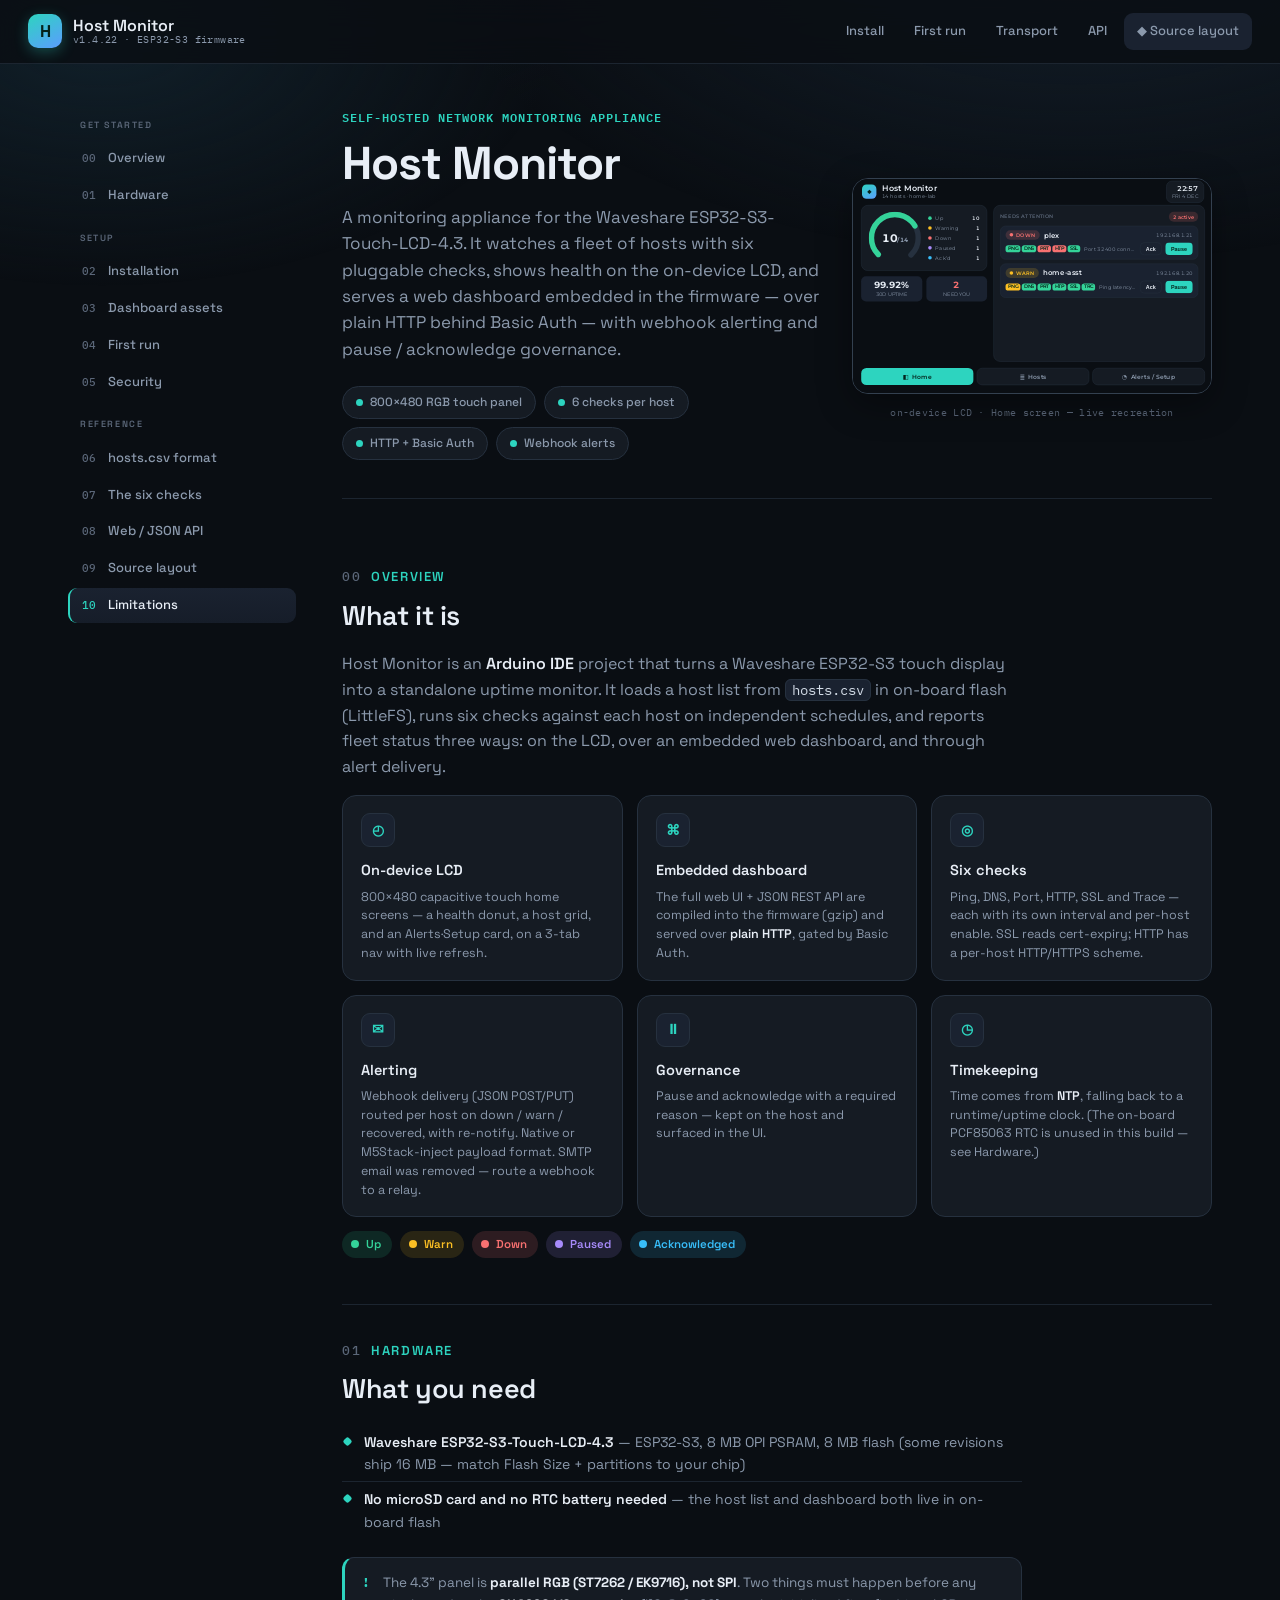
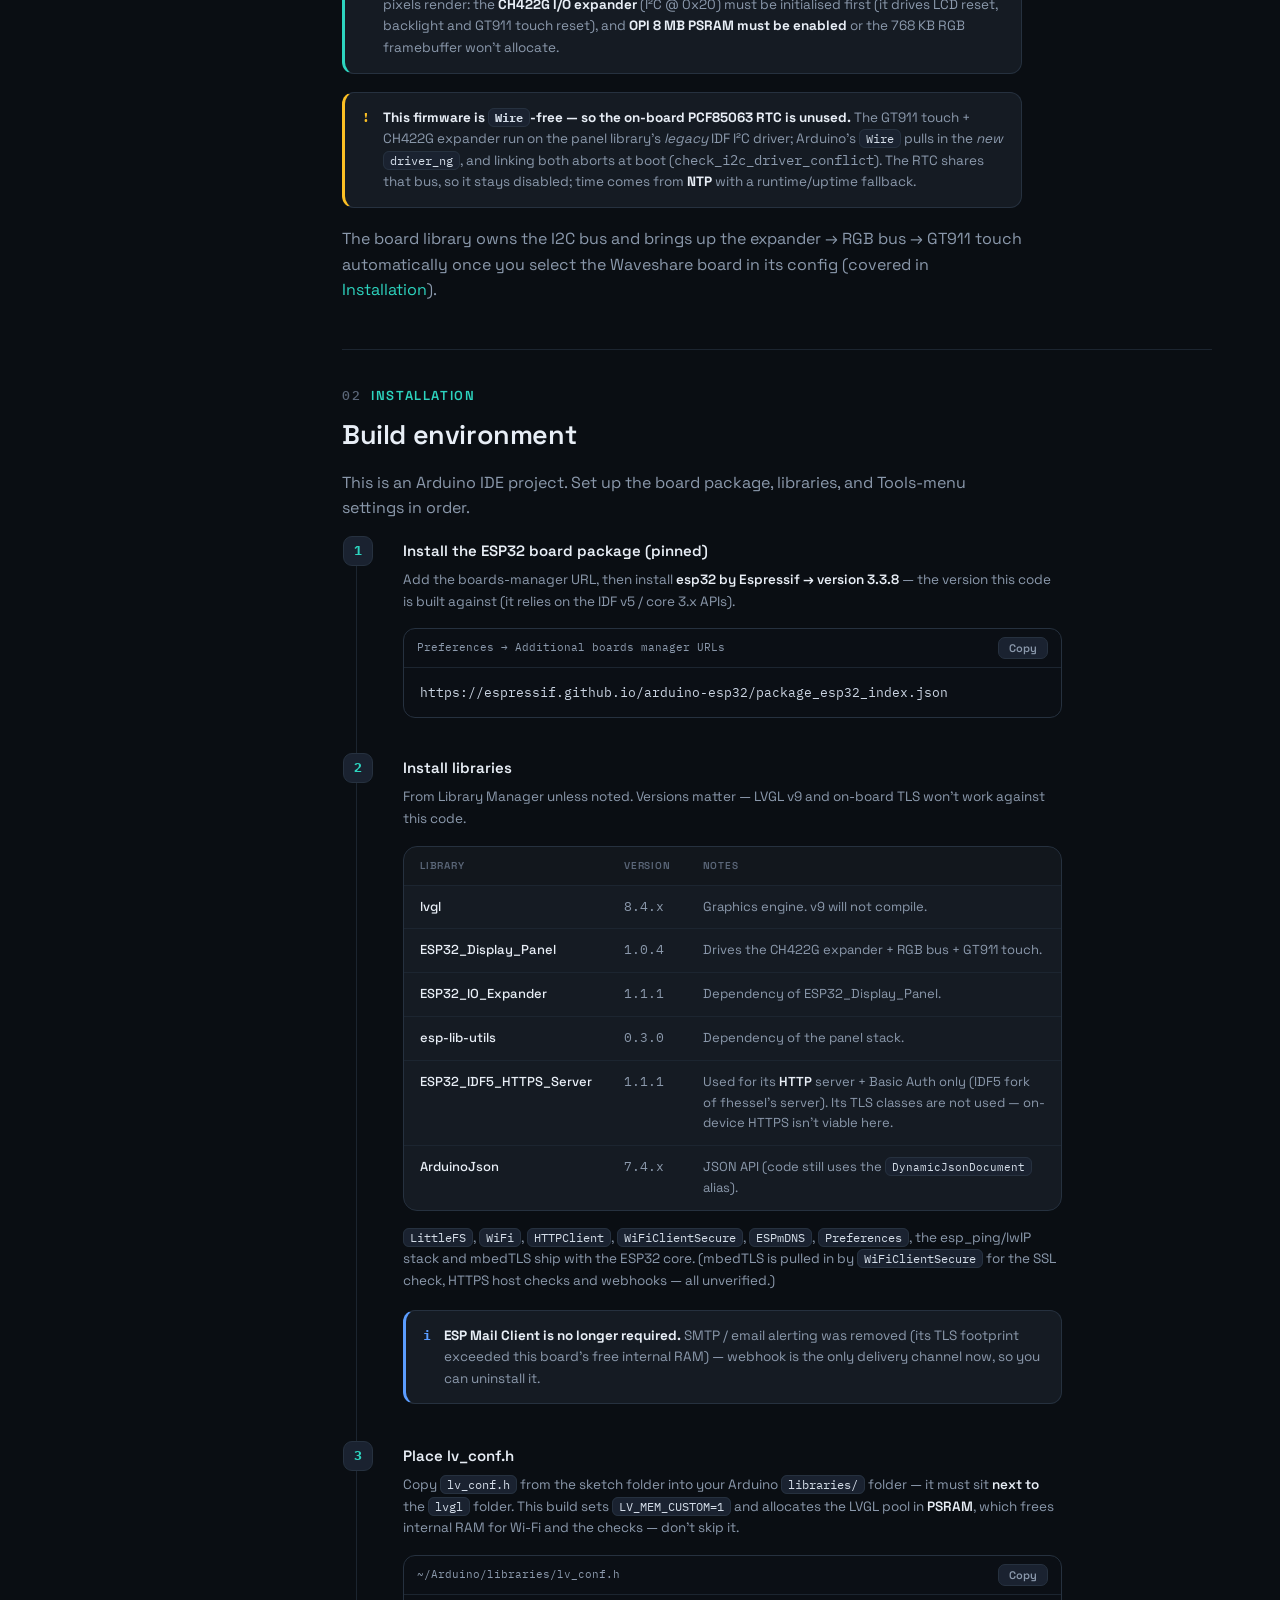
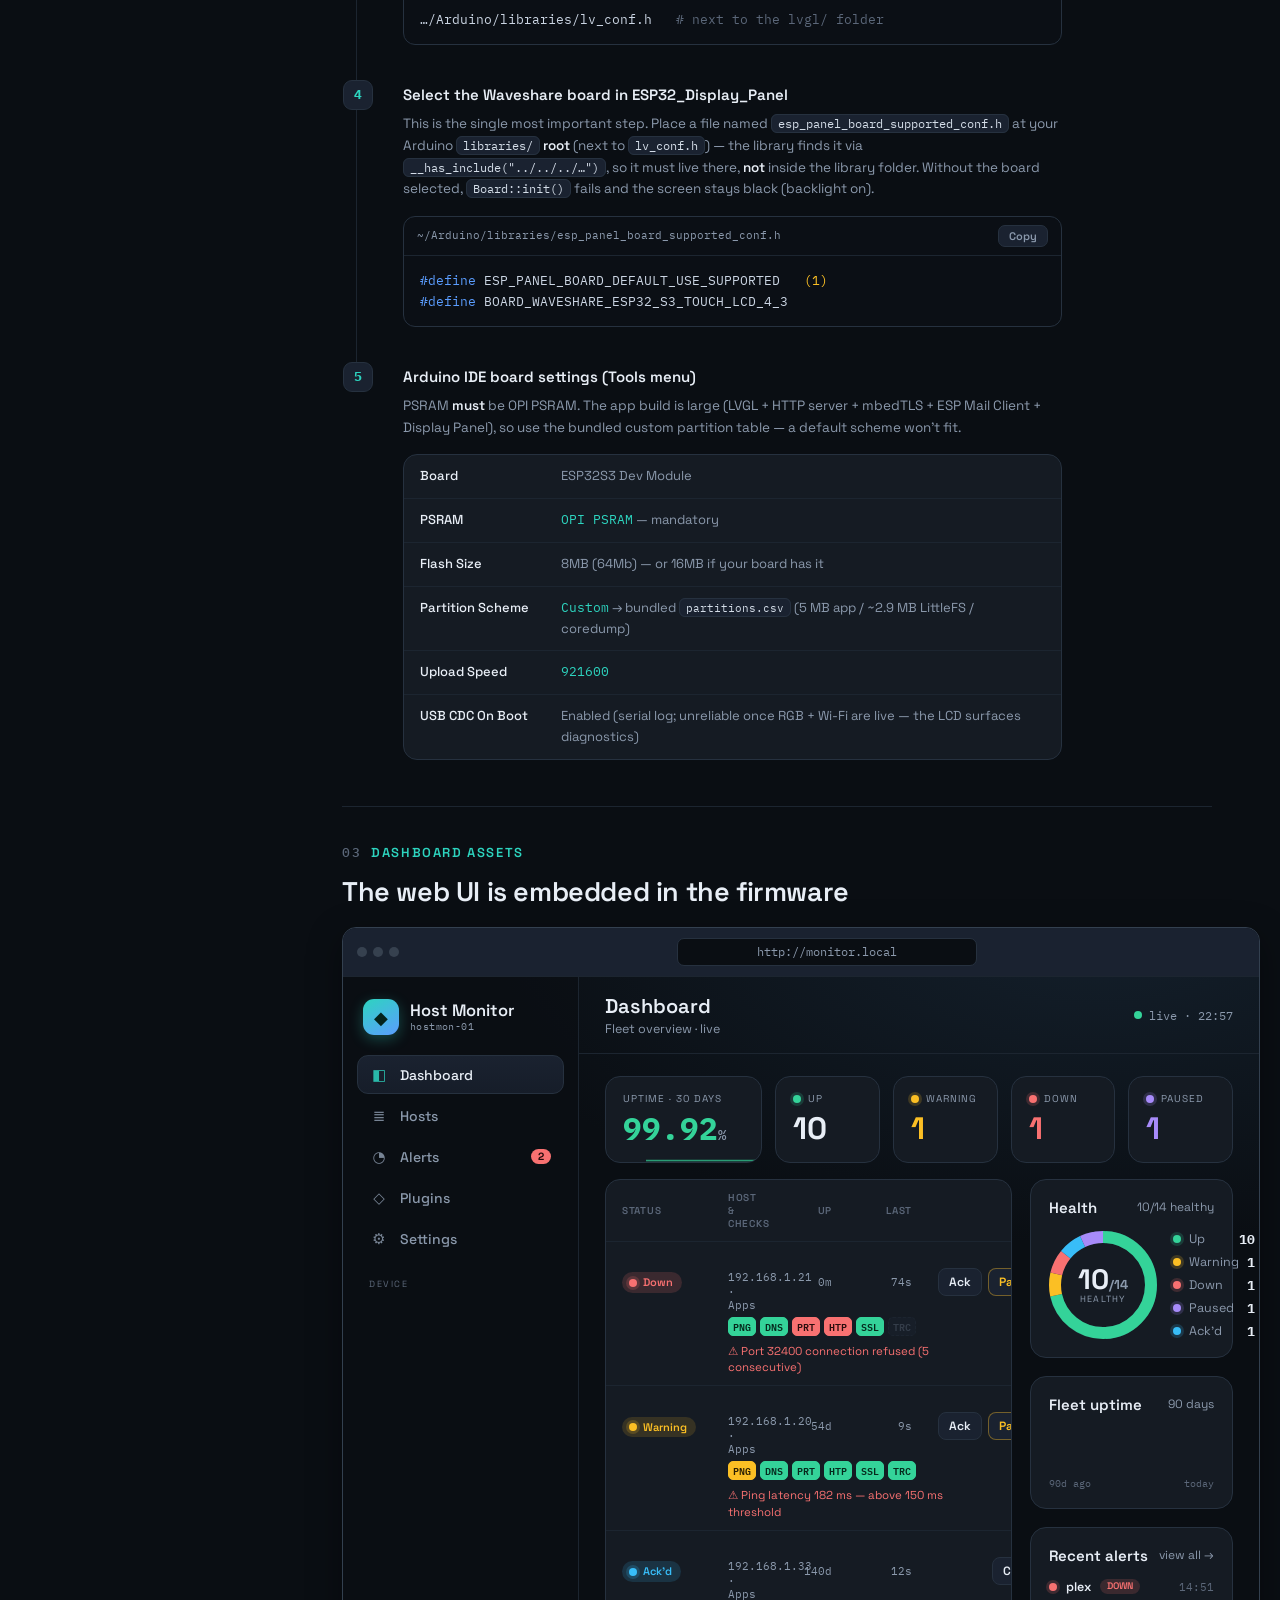
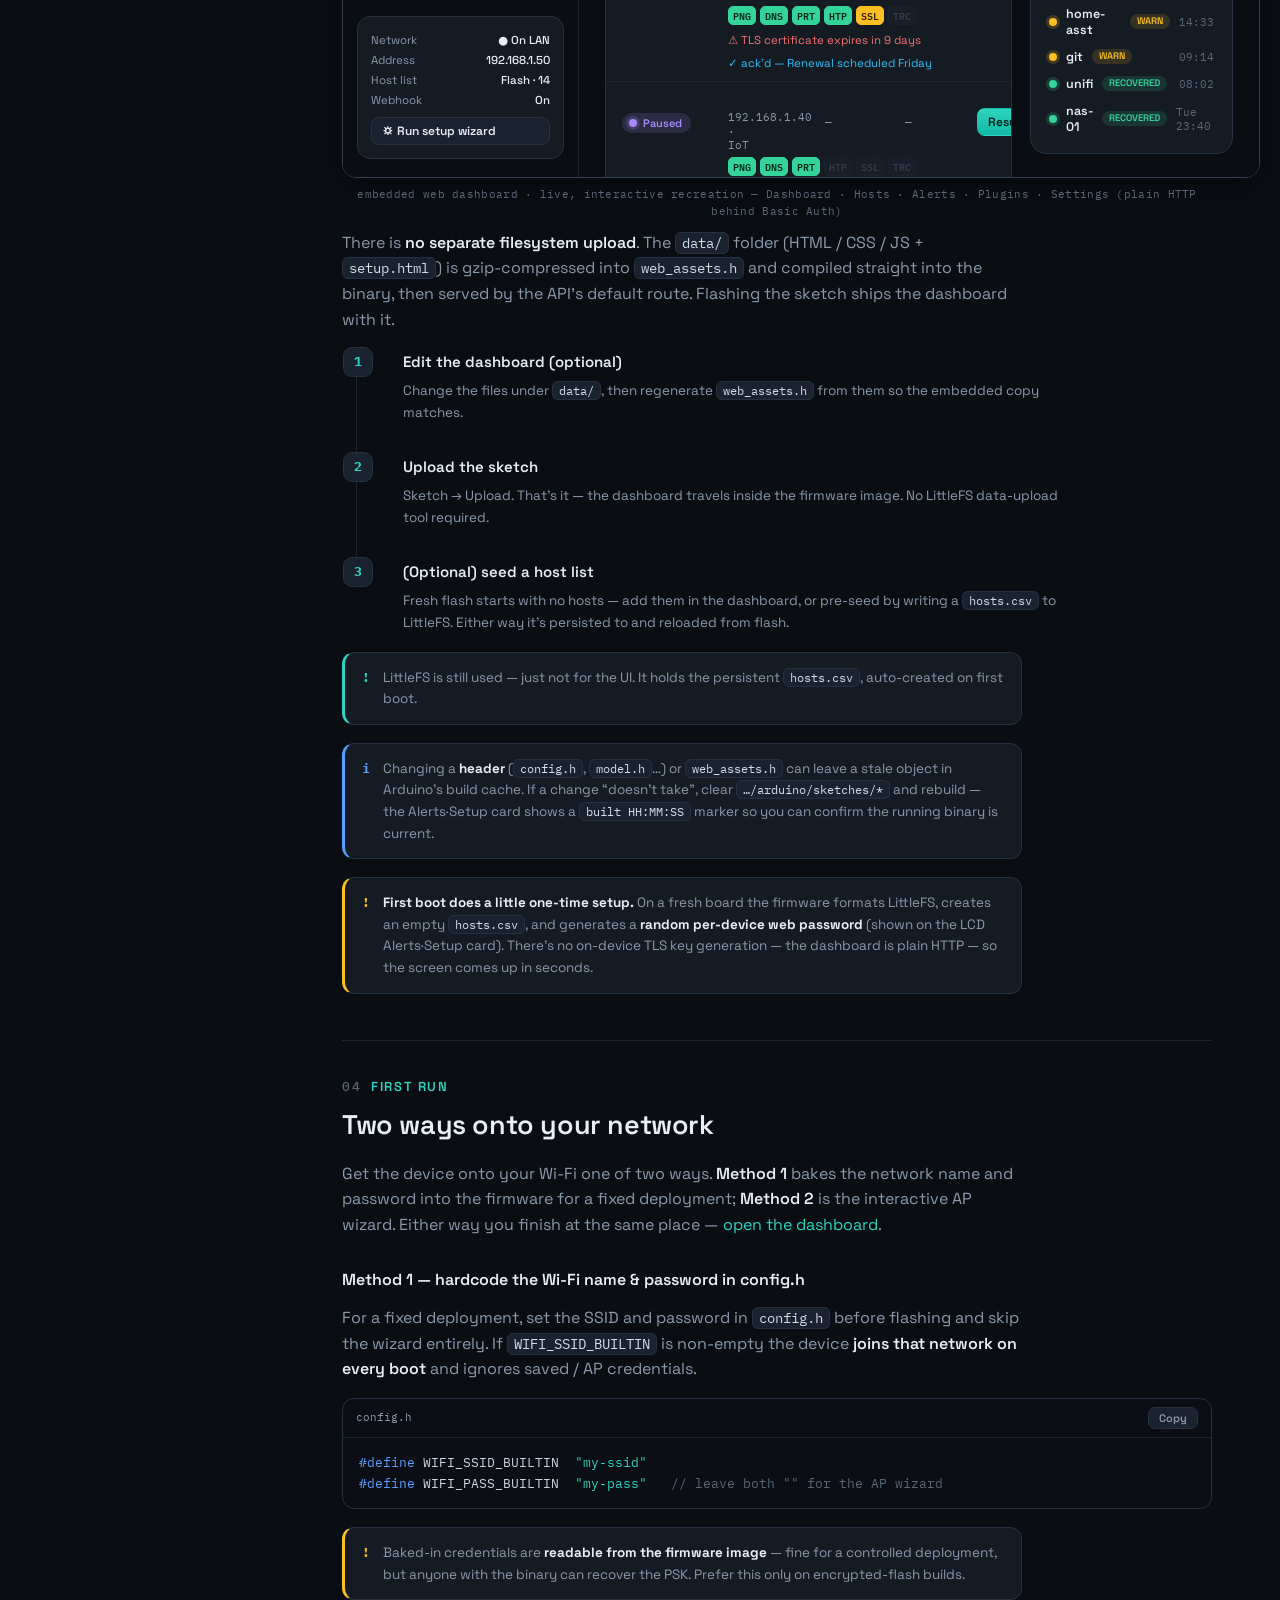
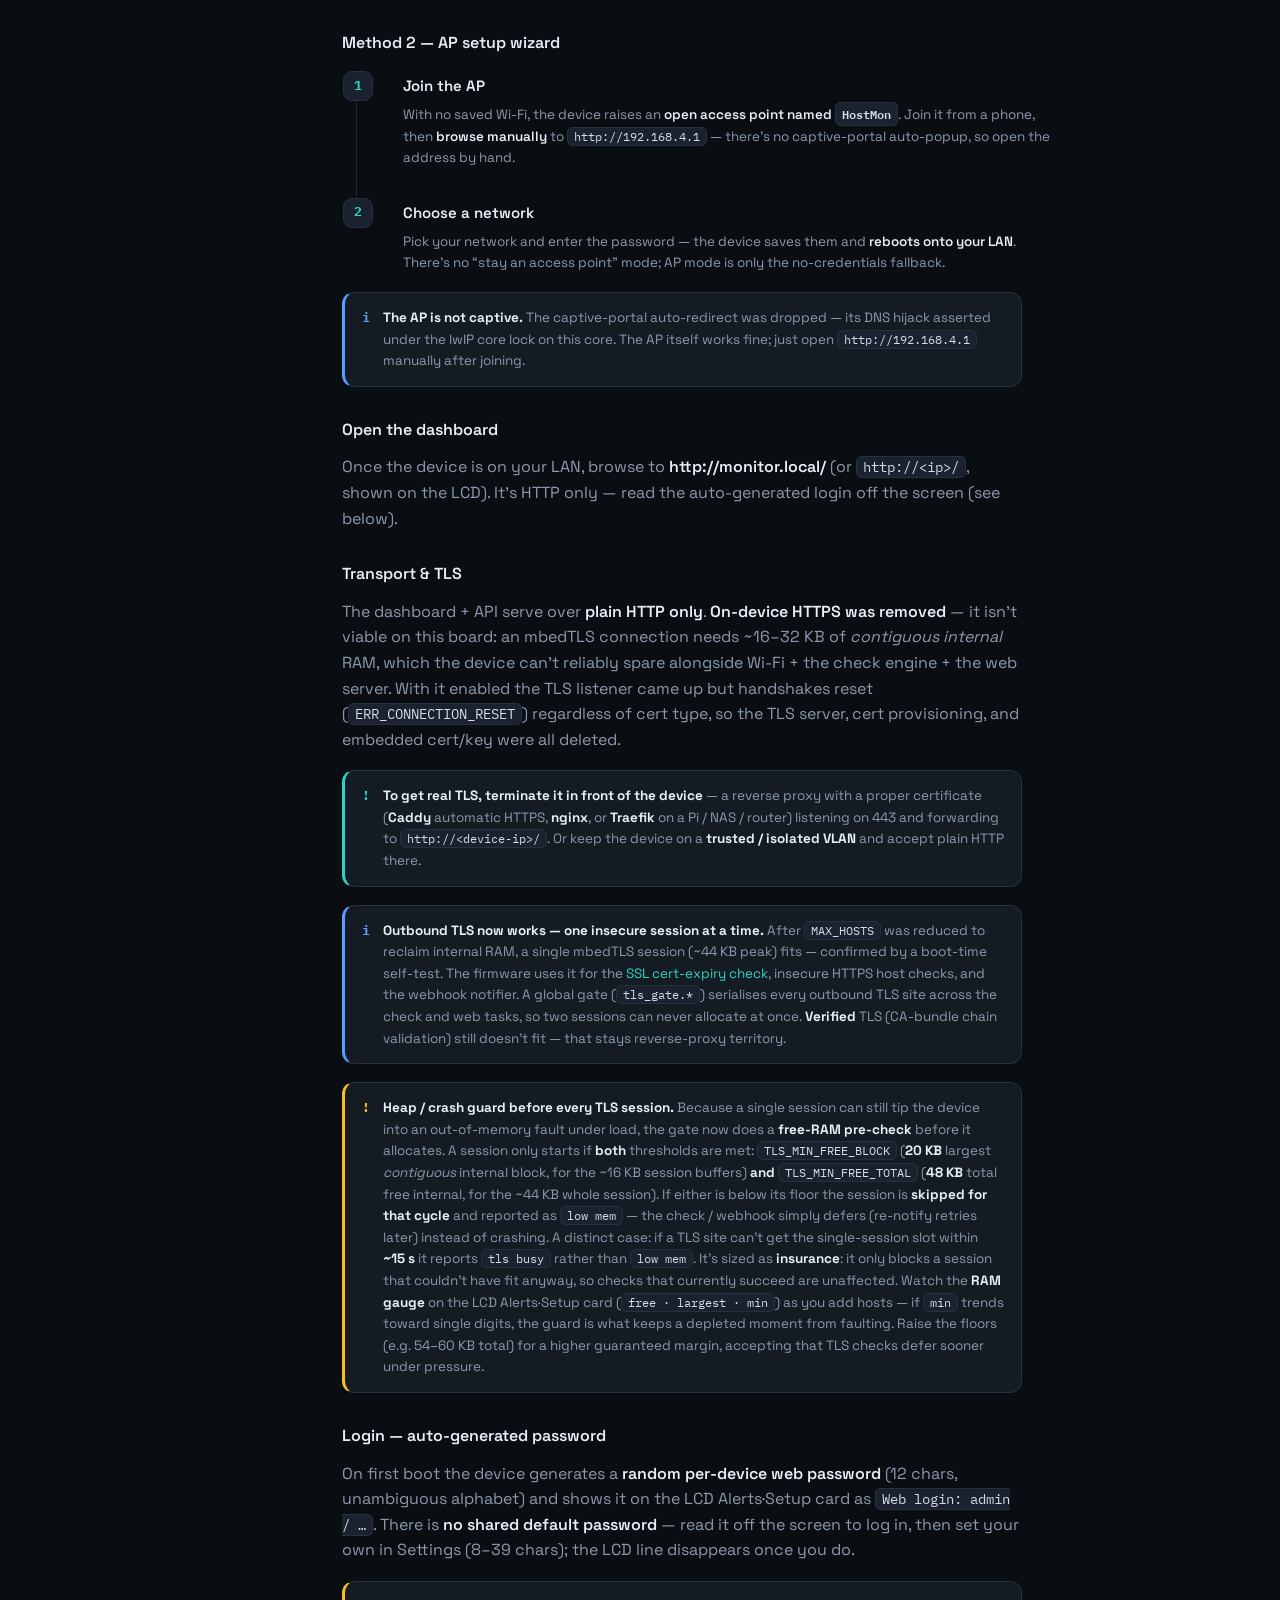
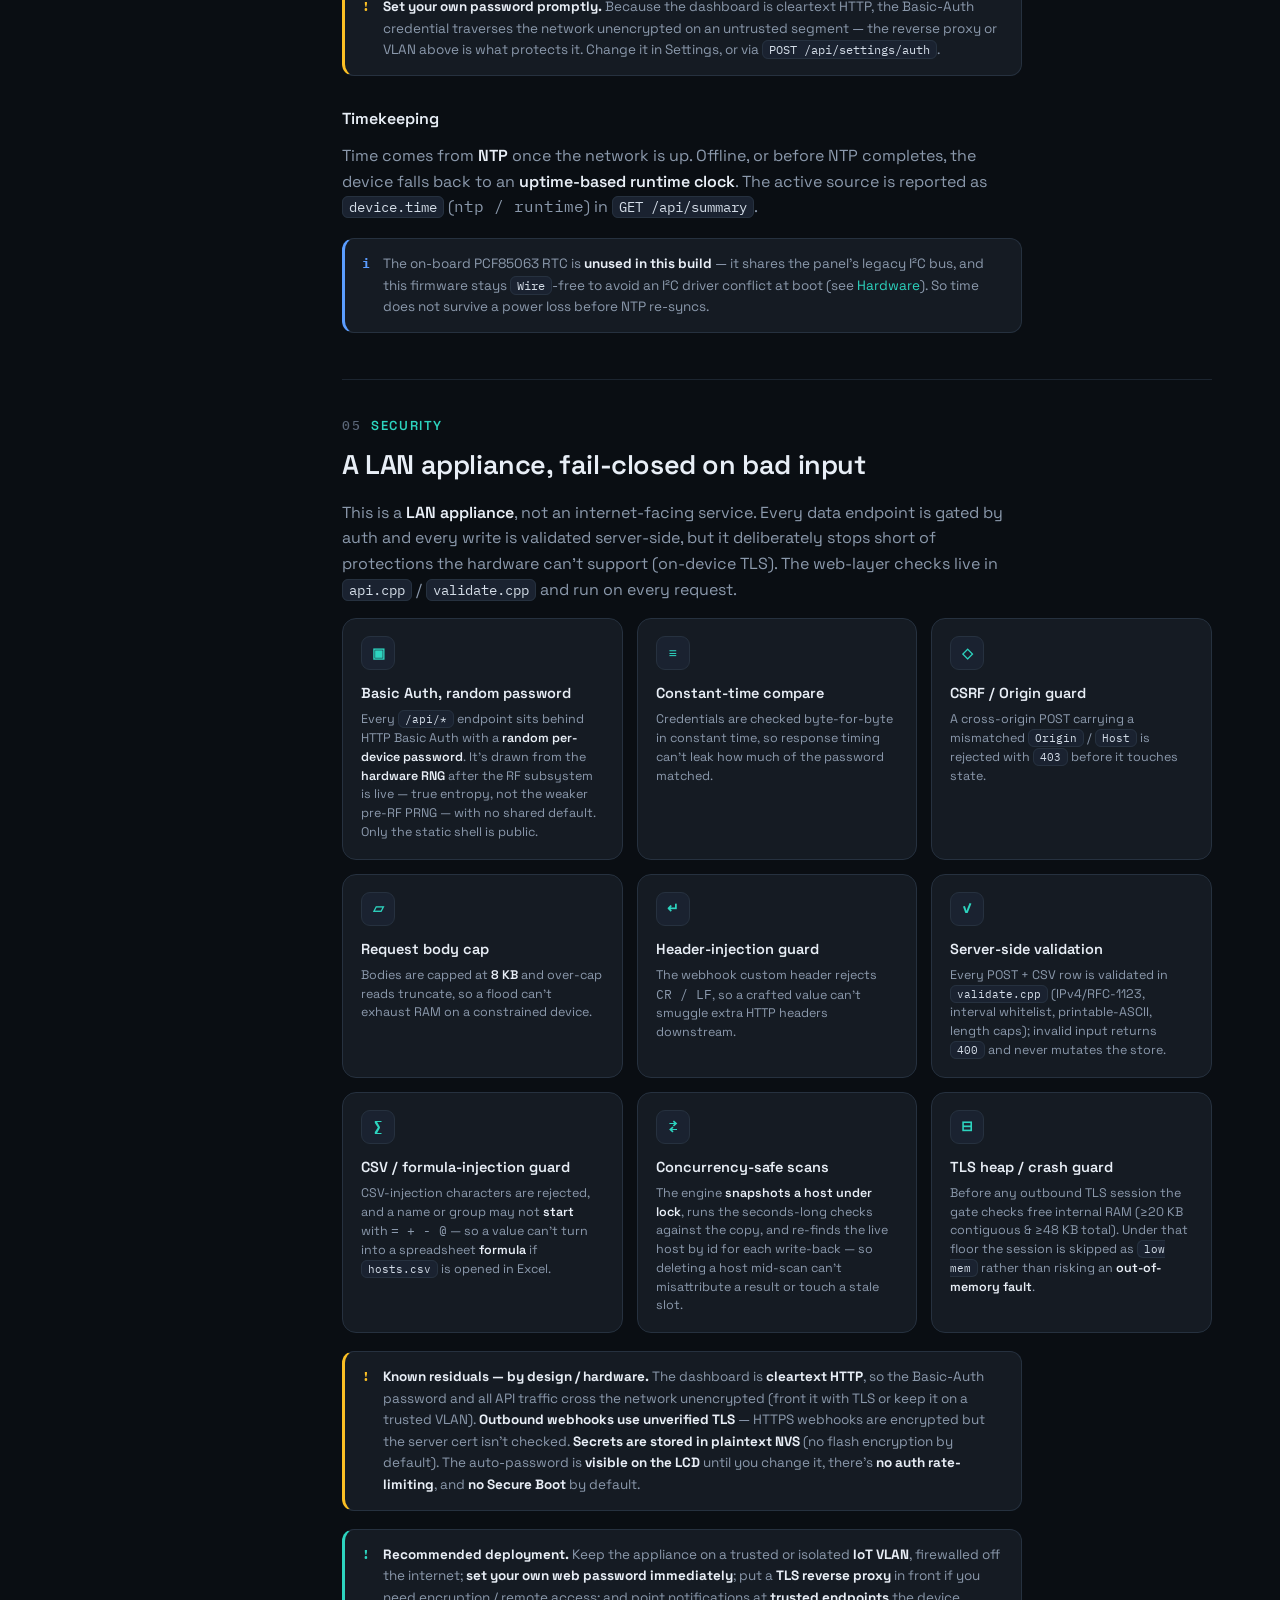
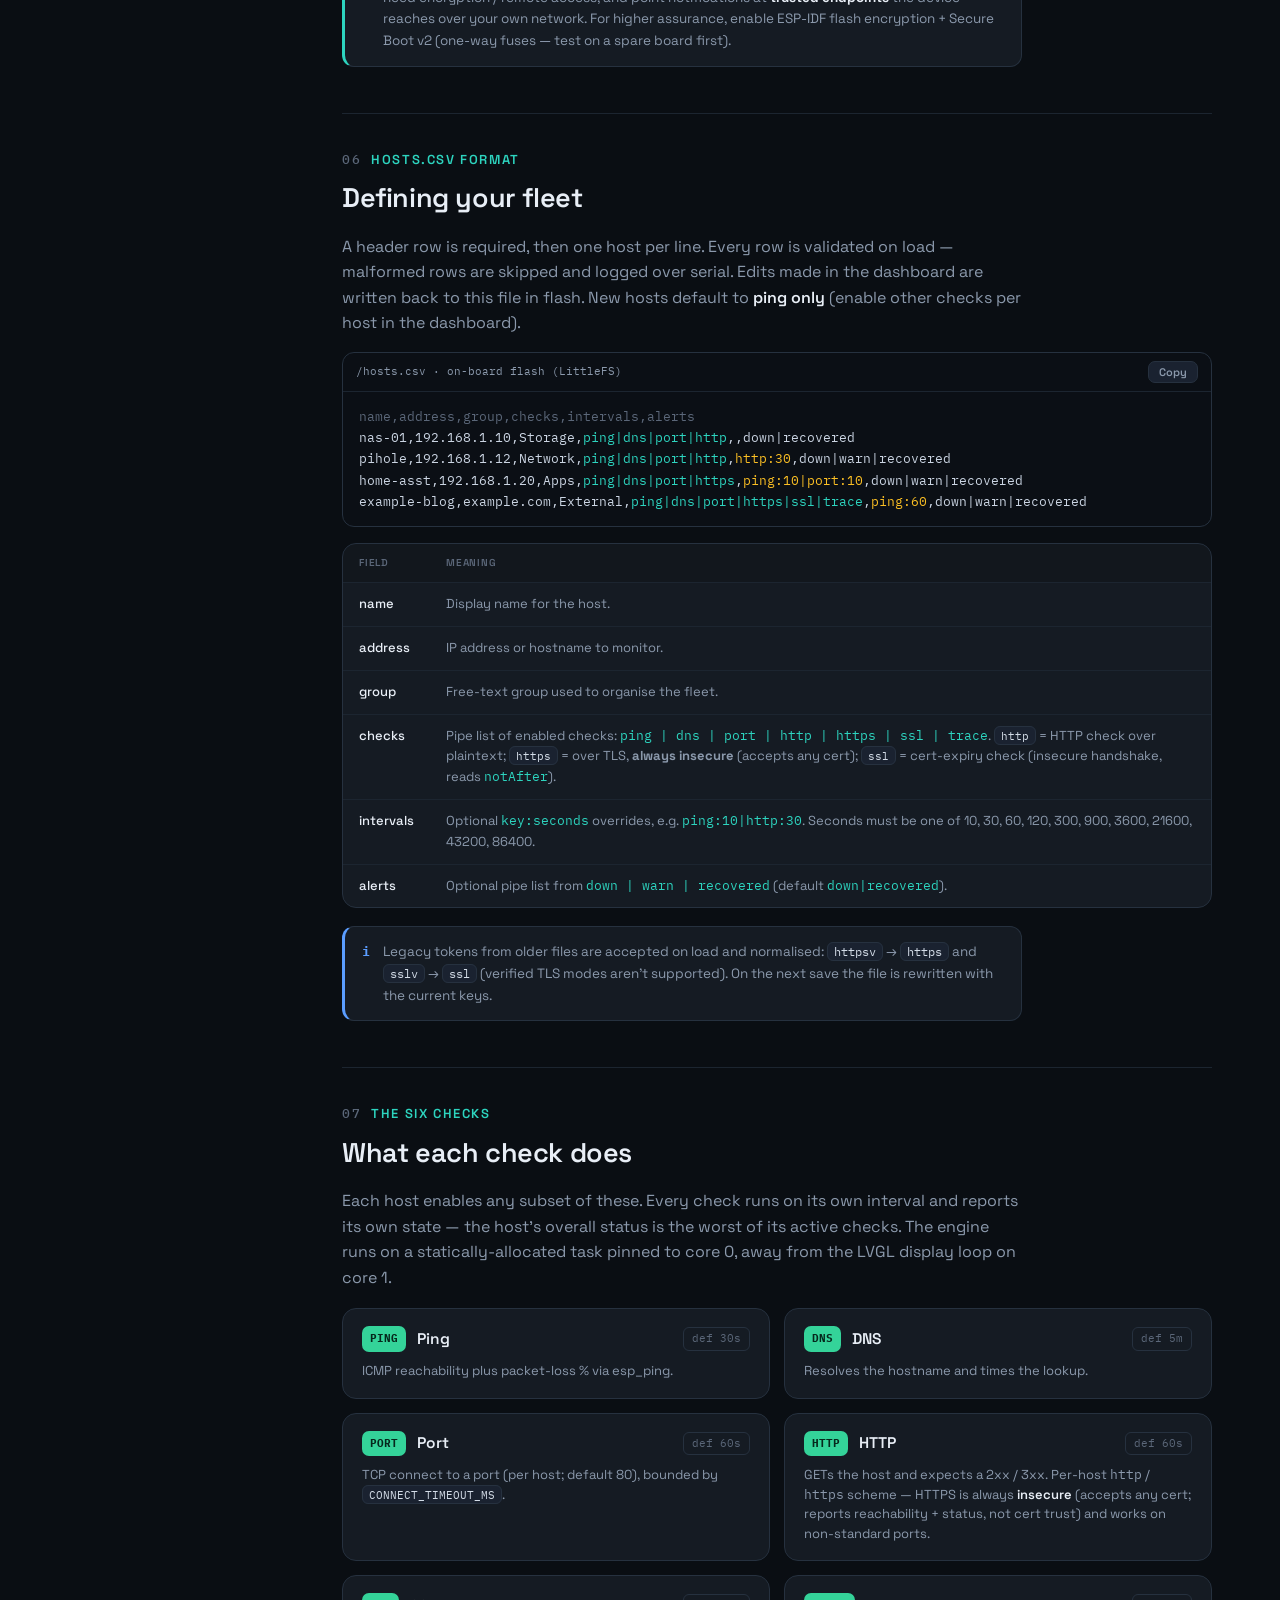
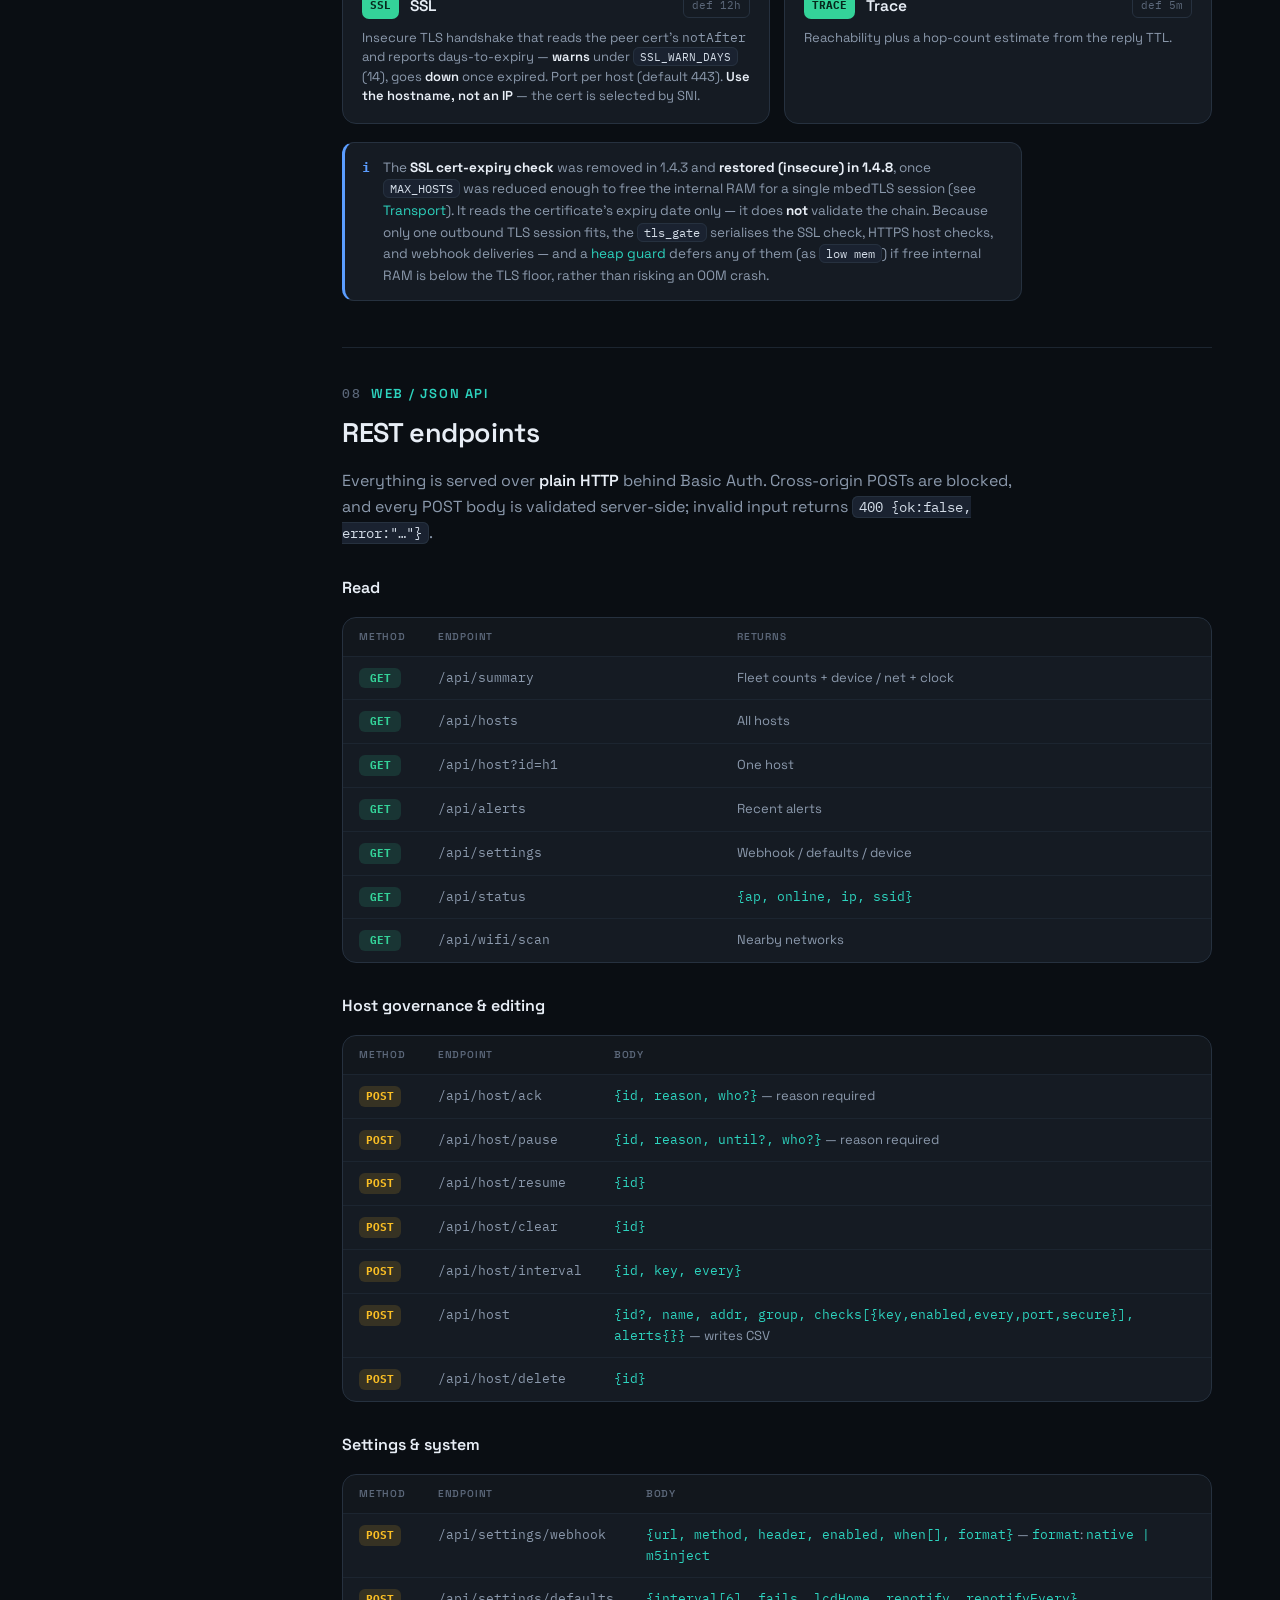
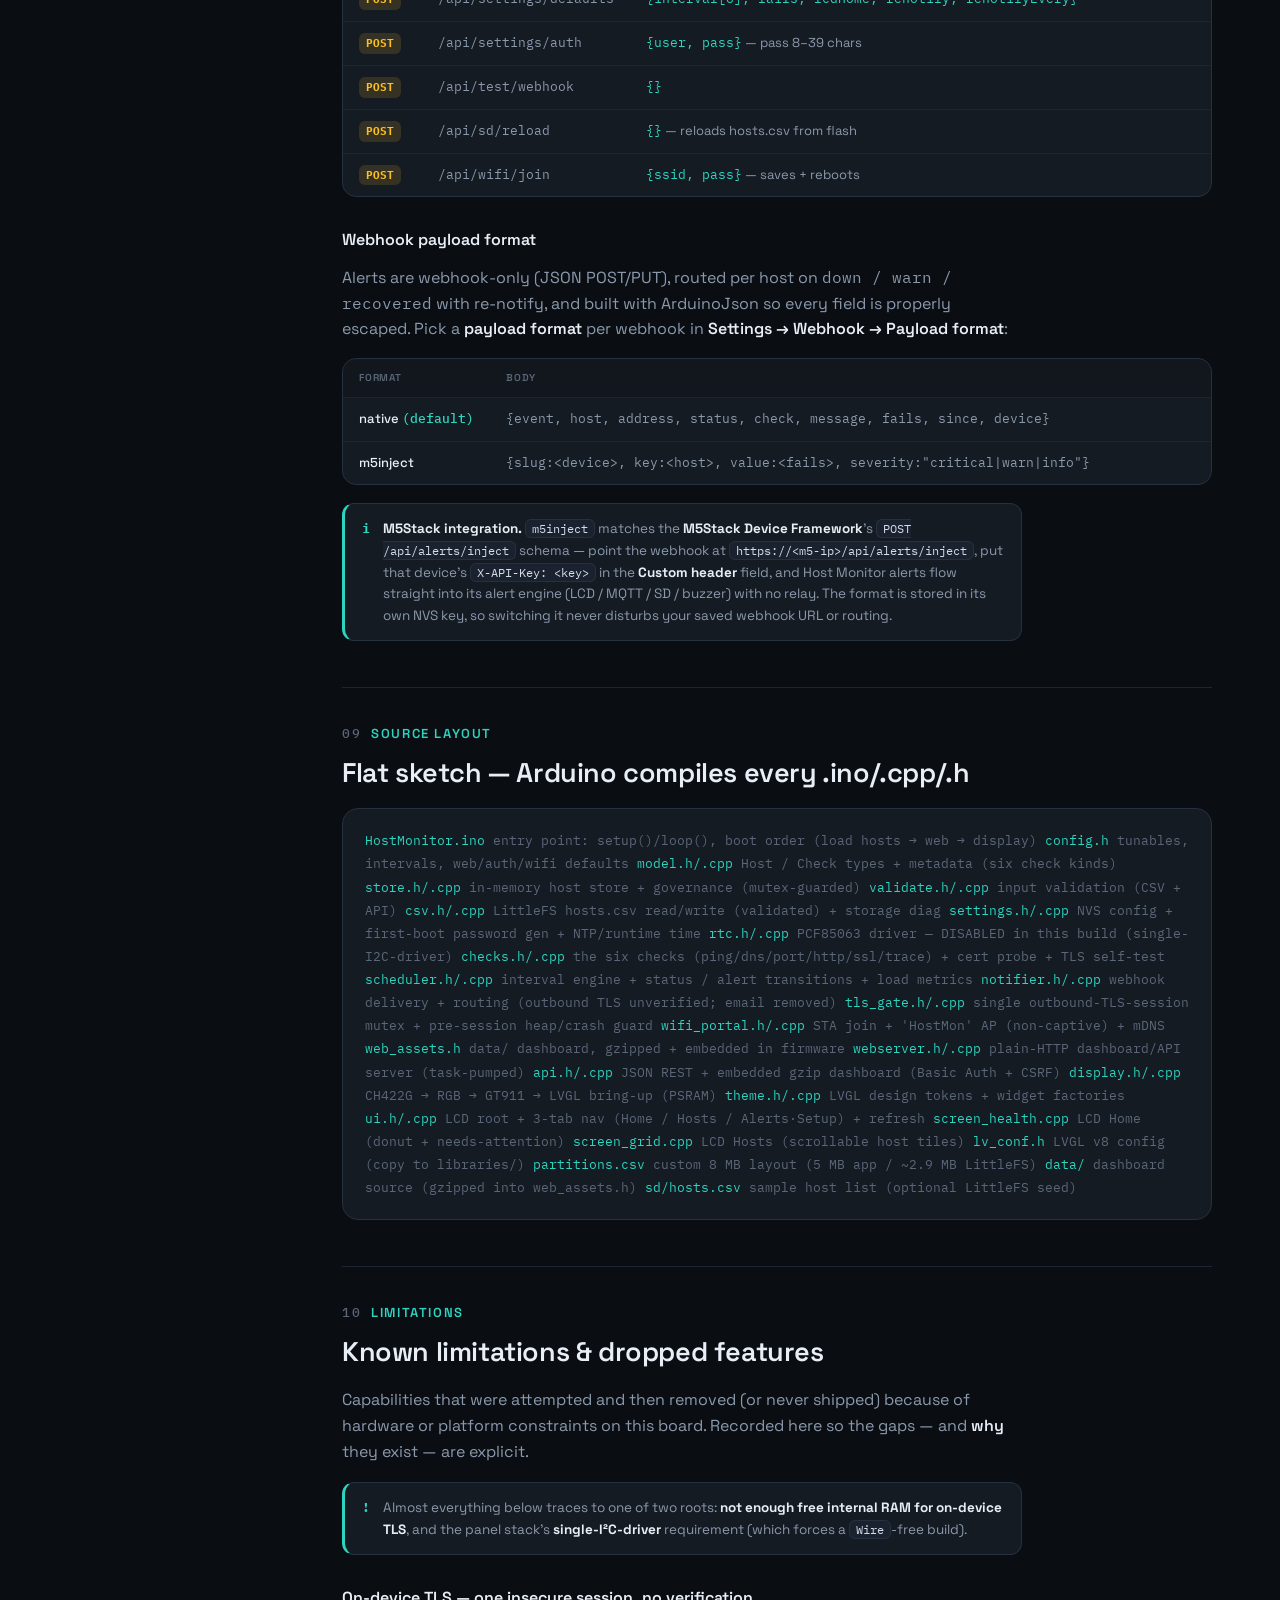
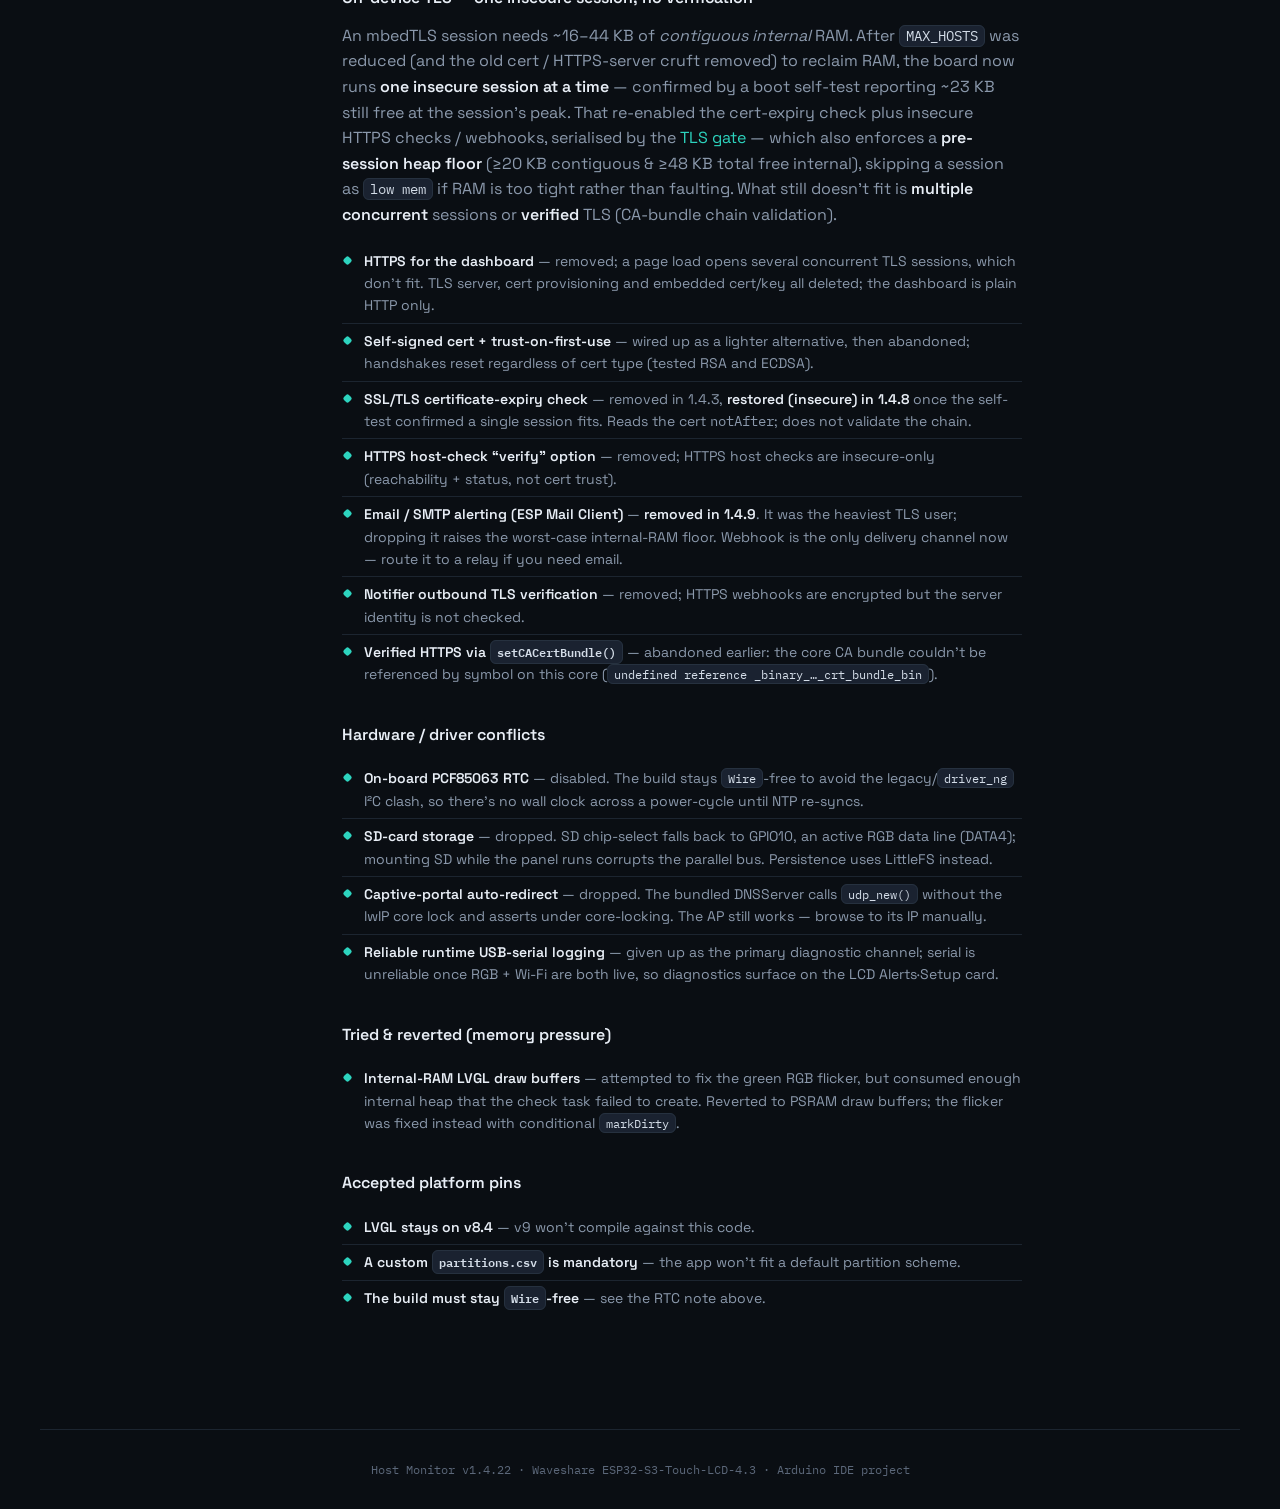
<file: index.html>
<!DOCTYPE html>
<html lang="en">
<head>
<meta charset="utf-8">
<meta name="viewport" content="width=device-width, initial-scale=1">
<title>Host Monitor — Documentation</title>
<link rel="preconnect" href="https://fonts.googleapis.com">
<link rel="preconnect" href="https://fonts.gstatic.com" crossorigin>
<link href="https://fonts.googleapis.com/css2?family=Space+Grotesk:wght@400;500;600;700&family=IBM+Plex+Mono:wght@400;500;600;700&display=swap" rel="stylesheet">
<style>
:root{
  --bg:#0d1117; --bg2:#0a0e13; --panel:#151b23; --raise:#1a2230; --soft:#1e2733;
  --line:#26313f; --hair:#1c2530; --edge:#33404f;
  --tx:#e8eef6; --mut:#8b99ac; --faint:#5b6779;
  --teal:#2dd4bf; --teal2:#14b8a6; --blue:#5b9dff;
  --up:#34d399; --warn:#fbbf24; --down:#f87171; --paused:#a78bfa; --ack:#38bdf8;
  --shadow:0 10px 34px rgba(0,0,0,.36);
  --ui:'Space Grotesk',system-ui,sans-serif; --mono:'IBM Plex Mono',monospace;
}
*{box-sizing:border-box}
html{scroll-behavior:smooth;scroll-padding-top:88px}
body{margin:0;font-family:var(--ui);background:var(--bg2);color:var(--tx);-webkit-font-smoothing:antialiased;line-height:1.6}
body::before{content:"";position:fixed;inset:0;pointer-events:none;z-index:0;
  background:radial-gradient(1200px 640px at 84% -10%, #14202c 0%, transparent 55%),
             radial-gradient(900px 500px at 8% 4%, #11202a 0%, transparent 50%)}
.mono{font-family:var(--mono);font-variant-numeric:tabular-nums}
a{color:var(--teal);text-decoration:none}
a:hover{text-decoration:underline}
::selection{background:rgba(45,212,191,.28)}
::-webkit-scrollbar{width:11px;height:11px}
::-webkit-scrollbar-thumb{background:#222c38;border-radius:6px;border:2px solid var(--bg2)}
::-webkit-scrollbar-track{background:transparent}

/* ---------- top bar ---------- */
header.top{position:sticky;top:0;z-index:50;display:flex;align-items:center;gap:14px;
  padding:13px 28px;border-bottom:1px solid var(--hair);
  background:rgba(10,14,19,.82);backdrop-filter:blur(14px)}
.brand{display:flex;align-items:center;gap:11px}
.brand .mk{width:34px;height:34px;border-radius:10px;background:linear-gradient(150deg,var(--teal),var(--blue));
  display:flex;align-items:center;justify-content:center;color:#04231b;font-weight:700;font-size:17px;
  box-shadow:0 4px 14px rgba(45,212,191,.3)}
.brand .nm{font-size:16px;font-weight:600;line-height:1.05}
.brand .nm small{display:block;font-size:10px;color:var(--mut);font-weight:400;letter-spacing:.4px;font-family:var(--mono)}
.top .links{margin-left:auto;display:flex;align-items:center;gap:4px}
.top .links a{color:var(--mut);font-size:13px;font-weight:500;padding:7px 12px;border-radius:9px;border:1px solid transparent}
.top .links a:hover{color:var(--tx);background:var(--raise);text-decoration:none}
.top .ghbtn{font-size:12.5px;font-weight:600;color:var(--tx);background:var(--raise);border:1px solid var(--line);
  border-radius:9px;padding:7px 13px;display:inline-flex;align-items:center;gap:7px}
.top .ghbtn:hover{border-color:var(--edge);background:var(--soft);text-decoration:none}
.menu-btn{display:none}

/* ---------- layout ---------- */
.wrap{position:relative;z-index:1;max-width:1200px;margin:0 auto;display:grid;
  grid-template-columns:228px minmax(0,1fr);gap:46px;padding:0 28px}
nav.toc{position:sticky;top:88px;align-self:start;height:calc(100vh - 88px);overflow-y:auto;
  padding:30px 0 40px;display:flex;flex-direction:column;gap:2px}
nav.toc .grp{font-size:9px;letter-spacing:1.6px;color:var(--faint);text-transform:uppercase;margin:16px 12px 7px;font-weight:600}
nav.toc .grp:first-child{margin-top:0}
nav.toc a{display:flex;align-items:center;gap:10px;padding:7px 12px;border-radius:9px;color:var(--mut);
  font-size:13px;font-weight:500;border-left:2px solid transparent}
nav.toc a:hover{color:var(--tx);background:var(--raise);text-decoration:none}
nav.toc a.on{color:var(--tx);background:linear-gradient(180deg,var(--raise),#161d29);border-left-color:var(--teal)}
nav.toc a .n{font-family:var(--mono);font-size:10.5px;color:var(--faint);width:16px;flex:none}
nav.toc a.on .n{color:var(--teal)}

main{padding:30px 0 100px;min-width:0}

/* ---------- hero ---------- */
.hero{padding:14px 0 8px;border-bottom:1px solid var(--hair);margin-bottom:38px}
.eyebrow{font-family:var(--mono);font-size:11.5px;letter-spacing:1px;color:var(--teal);text-transform:uppercase;font-weight:600}
.hero h1{font-size:46px;font-weight:700;letter-spacing:-1px;margin:14px 0 0;line-height:1.04}
.hero p.lead{font-size:17px;color:var(--mut);max-width:620px;margin:16px 0 24px;line-height:1.55}
.hero .chips{display:flex;flex-wrap:wrap;gap:8px;margin-bottom:30px}
.hchip{display:inline-flex;align-items:center;gap:7px;font-size:12px;font-weight:500;color:var(--mut);
  background:var(--panel);border:1px solid var(--line);border-radius:20px;padding:6px 13px}
.hchip .dot{width:7px;height:7px;border-radius:50%;background:var(--teal);flex:none}
.herorow{display:grid;grid-template-columns:1fr 360px;gap:28px;align-items:center}

/* device mock */
.device{background:linear-gradient(160deg,#10161e,#0b1016);border:1px solid var(--edge);border-radius:20px;
  padding:14px;box-shadow:var(--shadow);position:relative}
.device::after{content:"";position:absolute;left:50%;top:7px;transform:translateX(-50%);width:34px;height:4px;border-radius:3px;background:#2a3543}
.device .screen{aspect-ratio:800/480;border-radius:11px;background:
  radial-gradient(600px 320px at 80% -10%,#14202c 0,transparent 55%),var(--bg2);
  border:1px solid var(--line);overflow:hidden;display:flex;flex-direction:column;margin-top:8px}
.scr-top{display:flex;align-items:center;gap:8px;padding:9px 12px;border-bottom:1px solid var(--hair)}
.scr-top .d{width:6px;height:6px;border-radius:50%;background:var(--up);box-shadow:0 0 0 3px rgba(52,211,153,.16)}
.scr-top b{font-size:11px;font-weight:600}
.scr-top .t{margin-left:auto;font-family:var(--mono);font-size:10px;color:var(--mut)}
.scr-body{flex:1;display:flex;align-items:center;gap:16px;padding:6px 16px}
.donut{width:96px;height:96px;border-radius:50%;flex:none;position:relative;
  background:conic-gradient(var(--up) 0 80%,var(--warn) 80% 88%,var(--down) 88% 95%,var(--paused) 95% 100%)}
.donut::after{content:"";position:absolute;inset:13px;border-radius:50%;background:#0c1118;display:block}
.donut .ctr{position:absolute;inset:0;display:flex;flex-direction:column;align-items:center;justify-content:center;z-index:1}
.donut .ctr b{font-size:21px;font-weight:700;line-height:1}
.donut .ctr span{font-size:8px;color:var(--mut);letter-spacing:1px;text-transform:uppercase;margin-top:2px}
.scr-stats{display:flex;flex-direction:column;gap:6px;flex:1}
.sstat{display:flex;align-items:center;gap:8px;font-size:11px}
.sstat .sw{width:8px;height:8px;border-radius:2px;flex:none}
.sstat .lb{color:var(--mut)}
.sstat .vv{margin-left:auto;font-family:var(--mono);font-weight:600}
.scr-nav{display:flex;border-top:1px solid var(--hair)}
.scr-nav div{flex:1;text-align:center;font-size:9px;color:var(--faint);padding:7px 0;font-weight:500}
.scr-nav div.on{color:var(--teal)}
.devtag{text-align:center;font-family:var(--mono);font-size:10px;color:var(--faint);margin-top:11px;letter-spacing:.3px}

/* browser screenshot frame */
.shot{margin:4px 0 8px;border:1px solid var(--edge);border-radius:14px;overflow:hidden;background:var(--bg);box-shadow:var(--shadow)}
.shot .chrome{display:flex;align-items:center;gap:10px;padding:10px 14px;border-bottom:1px solid var(--hair);background:var(--raise)}
.shot .chrome .dots{display:flex;gap:6px;flex:none}
.shot .chrome .dots i{width:10px;height:10px;border-radius:50%;background:#36414f;display:block}
.shot .chrome .url{flex:1;text-align:center;font-family:var(--mono);font-size:11.5px;color:var(--mut);background:var(--bg2);border:1px solid var(--line);border-radius:7px;padding:4px 14px;max-width:300px;margin:0 auto;white-space:nowrap;overflow:hidden;text-overflow:ellipsis}
.shot img{display:block;width:100%;height:auto}
.shot .frame-live{height:800px;background:var(--bg2);overflow:hidden}
.shot .frame-live iframe{width:100%;height:100%;border:0;display:block}
.herodev{margin-bottom:9px}
.herodev .lcd-live{width:360px;max-width:100%;height:216px;border-radius:16px;overflow:hidden;position:relative;background:#0a0e13;border:1px solid var(--edge);box-shadow:var(--shadow)}
.herodev .lcd-live iframe{width:800px;height:480px;border:0;display:block;transform:scale(.45);transform-origin:top left}
.shotcap{text-align:center;font-family:var(--mono);font-size:10.5px;color:var(--faint);margin:0 0 10px;letter-spacing:.3px}

/* ---------- sections ---------- */
section{padding-top:30px;margin-top:6px;scroll-margin-top:88px}
section > h2{font-size:13px;font-weight:600;letter-spacing:1.6px;text-transform:uppercase;color:var(--teal);
  margin:0 0 6px;display:flex;align-items:center;gap:10px}
section > h2 .num{font-family:var(--mono);color:var(--faint);font-weight:500}
section .htitle{font-size:27px;font-weight:600;letter-spacing:-.4px;margin:0 0 14px;color:var(--tx)}
section p{color:var(--mut);max-width:680px;margin:0 0 16px}
section p strong, li strong{color:var(--tx);font-weight:600}
section h3{font-size:16px;font-weight:600;margin:30px 0 12px;color:var(--tx)}
.divider{height:1px;background:var(--hair);margin:46px 0 0}

/* cards & callouts */
.card{background:var(--panel);border:1px solid var(--line);border-radius:16px;padding:20px 22px}
.note{display:flex;gap:13px;background:var(--panel);border:1px solid var(--line);border-left:3px solid var(--blue);
  border-radius:12px;padding:14px 17px;margin:18px 0;font-size:13.5px;color:var(--mut);max-width:680px}
.note.warn{border-left-color:var(--warn)}
.note.teal{border-left-color:var(--teal)}
.note .ic{font-family:var(--mono);font-weight:700;font-size:13px;color:var(--blue);flex:none;margin-top:1px}
.note.warn .ic{color:var(--warn)}
.note.teal .ic{color:var(--teal)}
.note b{color:var(--tx)}

/* feature grid */
.fgrid{display:grid;grid-template-columns:repeat(3,1fr);gap:14px;margin:6px 0 4px}
.fcard{background:var(--panel);border:1px solid var(--line);border-radius:14px;padding:17px 18px;transition:.14s}
.fcard:hover{border-color:var(--edge);transform:translateY(-1px)}
.fcard .ic{width:34px;height:34px;border-radius:9px;background:var(--raise);border:1px solid var(--line);
  display:flex;align-items:center;justify-content:center;margin-bottom:12px;color:var(--teal);font-family:var(--mono);font-weight:700;font-size:14px}
.fcard h4{margin:0 0 5px;font-size:14.5px;font-weight:600}
.fcard p{margin:0;font-size:12.5px;color:var(--mut);line-height:1.5}

/* steps */
ol.steps{list-style:none;counter-reset:s;padding:0;margin:18px 0;max-width:720px}
ol.steps>li{counter-increment:s;position:relative;padding:0 0 22px 46px;border-left:1px solid var(--hair);margin-left:14px}
ol.steps>li:last-child{border-left-color:transparent;padding-bottom:0}
ol.steps>li::before{content:counter(s);position:absolute;left:-14px;top:-3px;width:28px;height:28px;border-radius:9px;
  background:var(--raise);border:1px solid var(--line);color:var(--teal);font-family:var(--mono);font-weight:700;
  font-size:13px;display:flex;align-items:center;justify-content:center}
ol.steps>li h4{margin:0 0 6px;font-size:15px;font-weight:600;color:var(--tx)}
ol.steps>li p{margin:0 0 10px;font-size:13.5px}

ul.clean{list-style:none;padding:0;margin:14px 0;max-width:680px}
ul.clean>li{position:relative;padding:6px 0 6px 22px;font-size:14px;color:var(--mut);border-bottom:1px solid var(--hair)}
ul.clean>li:last-child{border-bottom:none}
ul.clean>li::before{content:"";position:absolute;left:2px;top:13px;width:7px;height:7px;border-radius:2px;
  background:var(--teal);transform:rotate(45deg)}

/* code */
.code{position:relative;background:#0b0f15;border:1px solid var(--line);border-radius:12px;margin:16px 0;overflow:hidden}
.code .bar{display:flex;align-items:center;gap:8px;padding:8px 13px;border-bottom:1px solid var(--hair);
  font-family:var(--mono);font-size:11px;color:var(--faint)}
.code .bar .fn{color:var(--mut)}
.code .copy{margin-left:auto;font-family:var(--ui);font-size:11px;font-weight:600;color:var(--mut);
  background:var(--raise);border:1px solid var(--line);border-radius:7px;padding:3px 10px;cursor:pointer;transition:.12s}
.code .copy:hover{color:var(--tx);border-color:var(--edge)}
.code .copy.ok{color:var(--up);border-color:color-mix(in srgb,var(--up) 40%,transparent)}
.code pre{margin:0;padding:14px 16px;overflow-x:auto;font-family:var(--mono);font-size:12.5px;line-height:1.7;color:#cbd5e3}
.code pre .c{color:var(--faint)}
.code pre .k{color:var(--blue)}
.code pre .s{color:var(--teal)}
.code pre .v{color:var(--warn)}
code.inl{font-family:var(--mono);font-size:.88em;background:var(--raise);border:1px solid var(--line);
  border-radius:6px;padding:1px 6px;color:#d4dde8}

/* tables */
.tbl{background:var(--panel);border:1px solid var(--line);border-radius:14px;overflow:hidden;margin:16px 0}
.tbl table{width:100%;border-collapse:collapse}
.tbl th{text-align:left;font-size:10px;letter-spacing:.8px;text-transform:uppercase;color:var(--faint);
  font-weight:600;padding:11px 16px;border-bottom:1px solid var(--hair);background:rgba(0,0,0,.16)}
.tbl td{padding:11px 16px;font-size:13px;color:var(--mut);border-bottom:1px solid var(--hair);vertical-align:top}
.tbl tr:last-child td{border-bottom:none}
.tbl td:first-child{color:var(--tx);font-weight:500;white-space:nowrap}
.tbl td .mono{color:var(--teal)}
.tbl tr:hover td{background:rgba(255,255,255,.012)}
.method{font-family:var(--mono);font-size:10.5px;font-weight:700;padding:2px 7px;border-radius:6px;display:inline-block;min-width:42px;text-align:center}
.method.get{color:var(--up);background:color-mix(in srgb,var(--up) 14%,transparent)}
.method.post{color:var(--warn);background:color-mix(in srgb,var(--warn) 14%,transparent)}

/* check cards */
.ckgrid{display:grid;grid-template-columns:repeat(2,1fr);gap:14px;margin:18px 0}
.ckcard{background:var(--panel);border:1px solid var(--line);border-radius:14px;padding:17px 19px;display:flex;flex-direction:column}
.ckcard .r1{display:flex;align-items:center;gap:11px;margin-bottom:9px}
.ckcard .abbr{font-family:var(--mono);font-size:11px;font-weight:700;padding:4px 8px;border-radius:7px;
  color:#06281c;background:var(--up)}
.ckcard h4{margin:0;font-size:15.5px;font-weight:600}
.ckcard .iv{margin-left:auto;font-family:var(--mono);font-size:11px;color:var(--faint);
  border:1px solid var(--line);border-radius:6px;padding:2px 8px}
.ckcard p{margin:0;font-size:13px;color:var(--mut);line-height:1.5}

/* file tree */
.tree{font-family:var(--mono);font-size:12.5px;line-height:1.85;color:var(--mut)}
.tree .f{color:var(--teal)}
.tree .cm{color:var(--faint)}

/* status legend pills */
.legend{display:flex;flex-wrap:wrap;gap:8px;margin:14px 0}
.pill{font-size:11.5px;font-weight:600;padding:4px 11px 4px 9px;border-radius:20px;display:inline-flex;align-items:center;gap:7px}
.pill .dot{width:8px;height:8px;border-radius:50%;background:currentColor}
.pill.up{color:var(--up);background:color-mix(in srgb,var(--up) 13%,transparent)}
.pill.warn{color:var(--warn);background:color-mix(in srgb,var(--warn) 13%,transparent)}
.pill.down{color:var(--down);background:color-mix(in srgb,var(--down) 15%,transparent)}
.pill.paused{color:var(--paused);background:color-mix(in srgb,var(--paused) 14%,transparent)}
.pill.ack{color:var(--ack);background:color-mix(in srgb,var(--ack) 14%,transparent)}

footer{position:relative;z-index:1;border-top:1px solid var(--hair);padding:30px 28px;text-align:center;
  font-size:12px;color:var(--faint);font-family:var(--mono);max-width:1200px;margin:0 auto}

@media(max-width:980px){
  .wrap{grid-template-columns:1fr;gap:0}
  nav.toc{position:fixed;top:60px;left:0;width:264px;height:calc(100vh - 60px);background:var(--bg);
    border-right:1px solid var(--line);padding:24px 16px;z-index:40;transform:translateX(-100%);transition:.2s;box-shadow:var(--shadow)}
  nav.toc.open{transform:none}
  .menu-btn{display:inline-flex;align-items:center;justify-content:center;width:36px;height:36px;border-radius:9px;
    background:var(--raise);border:1px solid var(--line);color:var(--tx);font-size:17px;cursor:pointer}
  .top .links{display:none}
  .herorow{grid-template-columns:1fr}
  .device{max-width:380px}
  .hero h1{font-size:36px}
  .fgrid,.ckgrid{grid-template-columns:1fr}
}
</style>
</head>
<body>

<template id="__bundler_thumbnail">
<svg viewBox="0 0 100 100" xmlns="http://www.w3.org/2000/svg">
  <rect width="100" height="100" rx="18" fill="#0d1117"/>
  <rect x="30" y="34" width="40" height="28" rx="4" fill="none" stroke="#2dd4bf" stroke-width="3.5"/>
  <path d="M44 68 h12 M50 62 v6" stroke="#2dd4bf" stroke-width="3.5" stroke-linecap="round"/>
  <path d="M36 48 h6 l3 -6 4 12 3 -6 h6" fill="none" stroke="#5b9dff" stroke-width="3" stroke-linecap="round" stroke-linejoin="round"/>
</svg>
</template>

<header class="top">
  <button class="menu-btn" id="menuBtn" aria-label="Menu">≡</button>
  <div class="brand">
    <div class="mk">H</div>
    <div class="nm">Host Monitor<small>v1.4.22 · ESP32-S3 firmware</small></div>
  </div>
  <div class="links">
    <a href="#install">Install</a>
    <a href="#firstrun">First run</a>
    <a href="#transport">Transport</a>
    <a href="#api">API</a>
    <a class="ghbtn" href="#source">◆ Source layout</a>
  </div>
</header>

<div class="wrap">
  <nav class="toc" id="toc">
    <div class="grp">Get started</div>
    <a href="#overview"><span class="n">00</span>Overview</a>
    <a href="#hardware"><span class="n">01</span>Hardware</a>
    <div class="grp">Setup</div>
    <a href="#install"><span class="n">02</span>Installation</a>
    <a href="#dashboard"><span class="n">03</span>Dashboard assets</a>
    <a href="#firstrun"><span class="n">04</span>First run</a>
    <a href="#security"><span class="n">05</span>Security</a>
    <div class="grp">Reference</div>
    <a href="#hosts"><span class="n">06</span>hosts.csv format</a>
    <a href="#checks"><span class="n">07</span>The six checks</a>
    <a href="#api"><span class="n">08</span>Web / JSON API</a>
    <a href="#source"><span class="n">09</span>Source layout</a>
    <a href="#limits"><span class="n">10</span>Limitations</a>
  </nav>

  <main>
    <!-- HERO -->
    <div class="hero">
      <div class="herorow">
        <div>
          <div class="eyebrow">Self-hosted network monitoring appliance</div>
          <h1>Host Monitor</h1>
          <p class="lead">A monitoring appliance for the Waveshare ESP32-S3-Touch-LCD-4.3. It watches a fleet of hosts with six pluggable checks, shows health on the on-device LCD, and serves a web dashboard embedded in the firmware — over plain HTTP behind Basic Auth — with webhook alerting and pause / acknowledge governance.</p>
          <div class="chips">
            <span class="hchip"><span class="dot"></span>800×480 RGB touch panel</span>
            <span class="hchip"><span class="dot"></span>6 checks per host</span>
            <span class="hchip"><span class="dot"></span>HTTP + Basic Auth</span>
            <span class="hchip"><span class="dot"></span>Webhook alerts</span>
          </div>
        </div>
        <div>
          <div class="herodev">
            <div class="lcd-live"><iframe srcdoc="<!DOCTYPE html>
<html lang=&quot;en&quot;>
<head>
<meta charset=&quot;utf-8&quot;>
<meta name=&quot;viewport&quot; content=&quot;width=device-width, initial-scale=1&quot;>
<title>Host Monitor — On-device LCD</title>
<link rel=&quot;preconnect&quot; href=&quot;https://fonts.googleapis.com&quot;>
<link rel=&quot;preconnect&quot; href=&quot;https://fonts.gstatic.com&quot; crossorigin>
<link href=&quot;https://fonts.googleapis.com/css2?family=Montserrat:wght@400;500;600;700&amp;display=swap&quot; rel=&quot;stylesheet&quot;>
<style>
/* ===========================================================================
   On-device LCD recreation — Waveshare ESP32-S3-Touch-LCD-4.3 (800×480).
   Hand-built to match the firmware's LVGL screens (screen_health.cpp,
   screen_grid.cpp, ui.cpp) using the exact theme.h tokens and Montserrat
   (LVGL's built-in font). Driven by the same MOCK model as the web dashboard.
   ========================================================================== */
:root{
  --bg2:#0a0e13; --panel:#151b23; --raise:#1a2230; --line:#26313f;
  --tx:#e8eef6; --mut:#8b99ac; --faint:#5b6779; --teal:#2dd4bf; --teal2:#14b8a6; --blue:#5b9dff;
  --up:#34d399; --warn:#fbbf24; --down:#f87171; --paused:#a78bfa; --ack:#38bdf8;
}
*{box-sizing:border-box;margin:0;padding:0}
html,body{width:800px;height:480px;overflow:hidden}
body{font-family:'Montserrat',system-ui,sans-serif;background:var(--bg2);color:var(--tx);
  -webkit-font-smoothing:antialiased;font-feature-settings:&quot;tnum&quot;}
#lcd{width:800px;height:480px;position:relative;display:flex;flex-direction:column}
.content{flex:1;min-height:0;position:relative}
.screen{position:absolute;inset:0;display:none;flex-direction:column}
.screen.on{display:flex}

/* ---- generic ---- */
.card{background:var(--panel);border:1px solid var(--line);border-radius:15px;padding:14px}
.dot{border-radius:50%;flex:none}
.pill{display:inline-flex;align-items:center;gap:6px;border-radius:20px;padding:3px 9px;font-size:12px;font-weight:600;line-height:1.3;white-space:nowrap}
.chip{display:inline-flex;align-items:center;justify-content:center;border-radius:6px;padding:2px 5px;font-size:10px;font-weight:600;line-height:1.2}
.mut{color:var(--mut)} .faint{color:var(--faint)}

/* ===== Header (Health) ===== */
.h-head{height:56px;display:flex;align-items:center;gap:12px;padding:0 20px;flex:none}
.h-mark{width:32px;height:32px;border-radius:10px;background:linear-gradient(150deg,var(--teal),var(--blue));
  display:flex;align-items:center;justify-content:center;color:#04231b;font-size:17px;font-weight:700}
.h-title{font-size:18px;font-weight:600;line-height:1.15}
.h-sub{font-size:12px;color:var(--mut)}
.h-clock{margin-left:auto;background:var(--panel);border:1px solid var(--line);border-radius:13px;padding:7px 12px;text-align:right}
.h-clock .t{font-size:16px;font-weight:600}
.h-clock .d{font-size:10px;color:var(--mut);letter-spacing:.8px;margin-top:1px}

/* ===== Health body ===== */
.h-body{flex:1;min-height:0;display:flex;gap:14px;padding:2px 18px 14px}
.h-left{width:280px;flex:none;display:flex;flex-direction:column;gap:12px}
.donutCard{display:flex;align-items:center;gap:16px;padding:14px 16px}
.donut{position:relative;width:116px;height:116px;flex:none}
.donut .ctr{position:absolute;inset:0;display:flex;flex-direction:column;align-items:center;justify-content:center}
.donut .ctr b{font-size:24px;font-weight:700;line-height:1}
.legend{flex:1;display:flex;flex-direction:column;gap:7px}
.legend .lr{display:flex;align-items:center;gap:8px;font-size:12px}
.legend .lr .nm{color:var(--mut)} .legend .lr b{margin-left:auto;color:var(--tx);font-weight:600}
.tiles{display:flex;gap:9px}
.tile{flex:1;background:var(--raise);border-radius:11px;padding:9px 10px;text-align:center}
.tile .v{font-size:20px;font-weight:700;line-height:1.1}
.tile .k{font-size:10px;letter-spacing:.5px;color:var(--mut);text-transform:uppercase;margin-top:3px}
.h-right{flex:1;min-width:0;display:flex;flex-direction:column;gap:9px;overflow:hidden}
.h-right .rh{display:flex;align-items:center;justify-content:space-between}
.h-right .rh .lbl{font-size:10px;letter-spacing:1.4px;text-transform:uppercase;color:var(--faint);font-weight:600}
.attn{background:var(--raise);border:1px solid var(--line);border-radius:12px;padding:9px 11px;display:flex;flex-direction:column;gap:6px}
.attn .a1{display:flex;align-items:center;gap:9px}
.attn .a1 .nm{font-size:16px;font-weight:600}
.attn .a1 .ip{margin-left:auto;font-size:12px;color:var(--mut)}
.attn .a2{display:flex;align-items:center;gap:8px}
.attn .a2 .msg{flex:1;min-width:0;font-size:12px;color:var(--mut);white-space:nowrap;overflow:hidden;text-overflow:ellipsis}
.btn{border-radius:9px;padding:6px 12px;font-size:12px;font-weight:600;border:1px solid var(--line);background:var(--raise);color:var(--tx);cursor:pointer;white-space:nowrap}
.btn.pri{background:var(--teal);color:#04231b;border-color:transparent}
.allclear{color:var(--up);font-size:13px;padding:6px 2px}

/* ===== Grid (Hosts) ===== */
.g-head{height:52px;display:flex;align-items:center;gap:8px;padding:0 20px;flex:none;border-bottom:1px solid var(--line)}
.g-head .ttl{font-size:18px;font-weight:600}
.g-head .clk{margin-left:auto;font-size:16px;color:var(--mut);font-weight:500}
.g-body{flex:1;min-height:0;padding:14px 18px;overflow-y:auto;
  display:grid;grid-template-columns:repeat(3,minmax(0,1fr));gap:8px;align-content:start}
.g-body::-webkit-scrollbar{width:6px}
.g-body::-webkit-scrollbar-thumb{background:var(--mut);border-radius:3px;opacity:.7}
.gtile{background:var(--panel);border:1px solid var(--line);border-radius:11px;padding:8px;display:flex;flex-direction:column;gap:4px}
.gtile .t1{display:flex;align-items:center;gap:6px}
.gtile .t1 .nm{font-size:14px;font-weight:600;white-space:nowrap;overflow:hidden;text-overflow:ellipsis}
.gtile .t2{display:flex;align-items:center;gap:6px}
.gtile .t2 .ip{flex:1;min-width:0;font-size:10px;color:var(--mut);white-space:nowrap;overflow:hidden;text-overflow:ellipsis}
.gtile .cks{display:flex;gap:2px;flex:none}

/* ===== Alerts / Setup ===== */
.s-wrap{flex:1;display:flex;align-items:center;justify-content:center}
.s-card{width:640px;background:var(--panel);border:1px solid var(--line);border-radius:16px;padding:22px 24px;
  display:flex;flex-direction:column;align-items:center;text-align:center}
.s-card .st{font-size:24px;font-weight:600}
.s-card .ss{font-size:16px;color:var(--mut);margin-top:9px}
.s-card .url{font-size:20px;color:var(--teal);margin-top:16px}
.s-card .alt{font-size:14px;color:var(--faint);margin-top:7px}
.s-diag{margin-top:14px;display:flex;flex-direction:column;gap:4px;align-items:center}
.s-diag .ln{font-size:12px}
.s-diag .ln.f{color:var(--faint)} .s-diag .ln.t{color:var(--teal)} .s-diag .ln.w{color:var(--tx)}

/* ===== bottom nav ===== */
.nav{height:60px;display:flex;gap:7px;padding:0 18px 12px;flex:none}
.nav .nb{flex:1;height:38px;border-radius:12px;display:flex;align-items:center;justify-content:center;gap:8px;
  font-size:14px;font-weight:600;cursor:pointer;background:var(--panel);border:1px solid var(--line);color:var(--mut)}
.nav .nb.on{background:var(--teal);border-color:transparent;color:#04231b}
.nav .nb .i{font-size:14px}
</style>
</head>
<body>
<div id=&quot;lcd&quot;>
  <div class=&quot;content&quot;>
    <div class=&quot;screen on&quot; data-screen-label=&quot;LCD Home · Health&quot; id=&quot;scrA&quot;></div>
    <div class=&quot;screen&quot; data-screen-label=&quot;LCD Hosts · Grid&quot; id=&quot;scrB&quot;></div>
    <div class=&quot;screen&quot; data-screen-label=&quot;LCD Alerts / Setup&quot; id=&quot;scrD&quot;></div>
  </div>
  <div class=&quot;nav&quot; id=&quot;nav&quot;></div>
</div>

<script>
/* mockdata.js — a stateful in-browser model that mirrors the firmware's data
 * exactly (api.cpp shapes), so the real dashboard JS renders against it with no
 * device present. Derived from sd/hosts.csv. Shared by the dashboard mock API
 * and the standalone LCD recreation. */
(function(){
  const DEF={ping:30,dns:300,port:60,http:60,ssl:43200,trace:300};
  const KEYS=['ping','dns','port','http','ssl','trace'];

  // small plausible latency history (ms) for the sparklines
  function hist(base,jit,down){
    if(down) return [];
    const a=[]; for(let i=0;i<24;i++){ a.push(Math.max(1,Math.round(base+Math.sin(i/2.4)*jit+(Math.random()*jit-jit/2)))); }
    return a;
  }

  // Build a host. `on` = pipe list of enabled checks (from the CSV). `states`
  // overrides per-check state; everything enabled defaults to 'up'.
  function host(id,name,addr,group,on,status,opts){
    opts=opts||{};
    const enabled=on.split('|');
    const ov=opts.over||{};        // per-check interval override seconds
    const cs=opts.cstate||{};      // per-check state override
    const det=opts.detail||{};     // per-check detail string
    const ports={port:opts.port||0,http:opts.http||0,ssl:443};
    const checks=KEYS.map(k=>{
      const en=enabled.includes(k);
      const every=ov[k]||DEF[k];
      const state=!en?'off':(cs[k]||'up');
      const dn=state==='down';
      const baseDetail={ping:dn?'timeout':(opts.rtt!=null?opts.rtt+' ms':'0.6 ms'),dns:'14 ms',port:dn?'refused':'open',
        http:dn?'no route':'200 OK',ssl:'exp 142d',trace:'6 hops'};
      return {key:k,state,enabled:en,every,isDefault:every===DEF[k],
        port:k==='port'?(opts.port||0):(k==='http'?(opts.http||0):(k==='ssl'?443:0)),
        secure:k==='http'?(opts.insecure?false:true):undefined,
        detail:det[k]||baseDetail[k],
        hist:(k==='ping'||k==='http')?hist(opts.rtt!=null?opts.rtt:6,opts.jit!=null?opts.jit:2,dn):[]};
    });
    const h={id,name,addr,group,status,checks,
      up:opts.up||'62d',rtt:opts.rtt!=null?opts.rtt:0.6,last:opts.last!=null?opts.last:(status==='paused'?-1:Math.floor(Math.random()*20)+2),
      fails:opts.fails||0,
      alerts:{down:true,warn:!!opts.warnAlert,recovered:true}};
    if(opts.msg) h.msg=opts.msg;
    if(status==='ack'){ h.ackBy=opts.ackBy||'admin'; h.ackReason=opts.ackReason||''; h.ackAt=opts.ackAt||''; }
    if(status==='paused'){ h.pauseBy=opts.pauseBy||'admin'; h.pauseReason=opts.pauseReason||''; h.pauseUntil=opts.pauseUntil||'Until resumed'; }
    return h;
  }

  const hosts=[
    host('h1','nas-01','192.168.1.10','Storage','ping|dns|port|http|ssl|trace','up',{rtt:0.4,jit:1,up:'128d',last:6,detail:{ssl:'exp 210d',port:'open · 445'}}),
    host('h2','proxmox','192.168.1.11','Compute','ping|dns|port|http|ssl','up',{rtt:0.5,jit:1,up:'96d',http:8006,detail:{ssl:'exp 64d',http:'200 OK · 8006'}}),
    host('h3','pihole','192.168.1.12','Network','ping|dns|port|http','up',{rtt:0.7,jit:1,up:'128d',over:{http:30},detail:{dns:'3 ms'}}),
    host('h4','gateway','192.168.1.1','Network','ping|dns|port|trace','up',{rtt:0.3,jit:1,up:'241d',detail:{trace:'1 hop'}}),
    host('h5','home-asst','192.168.1.20','Apps','ping|dns|port|http|ssl|trace','warn',{rtt:182,jit:30,up:'54d',over:{ping:10,port:10},
        cstate:{ping:'warn'},detail:{ping:'182 ms ▲',ssl:'exp 38d'},msg:'Ping latency 182 ms — above 150 ms threshold',warnAlert:true,fails:1}),
    host('h6','plex','192.168.1.21','Apps','ping|dns|port|http|ssl','down',{up:'0m',last:74,fails:5,port:32400,
        cstate:{port:'down',http:'down'},detail:{port:'refused · 32400',http:'connect failed',ping:'0.9 ms'},msg:'Port 32400 connection refused (5 consecutive)'}),
    host('h7','grafana','192.168.1.22','Apps','ping|dns|port|http|ssl','up',{rtt:0.8,jit:1,up:'73d',http:3000,detail:{ssl:'exp 51d',http:'200 OK · 3000'}}),
    host('h8','unifi','192.168.1.2','Network','ping|dns|port|http|ssl','up',{rtt:0.6,jit:1,up:'112d',http:8443,detail:{ssl:'exp 27d',http:'200 OK · 8443'}}),
    host('h9','printer','192.168.1.40','IoT','ping|dns|port','paused',{up:'—',last:-1,
        pauseReason:'Firmware update — back tonight',pauseUntil:'Until resumed',pauseBy:'admin',detail:{ping:'—',dns:'—',port:'—'}}),
    host('h10','cam-front','192.168.1.41','IoT','ping|dns|port|http','up',{rtt:1.4,jit:1,up:'19d',http:80,detail:{http:'200 OK'}}),
    host('h11','docker-01','192.168.1.30','Compute','ping|dns|port|http|ssl','up',{rtt:0.5,jit:1,up:'88d',detail:{ssl:'exp 73d'}}),
    host('h12','backup','192.168.1.32','Storage','ping|dns|port|trace','up',{rtt:0.7,jit:1,up:'61d',detail:{trace:'4 hops'},warnAlert:true}),
    host('h13','git','192.168.1.33','Apps','ping|dns|port|http|ssl','ack',{rtt:0.9,jit:1,up:'140d',
        cstate:{ssl:'warn'},detail:{ssl:'exp 9d ▲'},msg:'TLS certificate expires in 9 days',
        ackBy:'admin',ackReason:'Renewal scheduled Friday',ackAt:'09:14',fails:0}),
    host('h14','example-blog','example.com','External','ping|dns|port|http|ssl|trace','up',{rtt:14,jit:4,up:'301d',
        over:{ping:60,port:60},detail:{ping:'14 ms',dns:'22 ms',ssl:'exp 71d',trace:'11 hops',http:'200 OK'}}),
  ];

  const alerts=[
    {time:'14:51',host:'plex',check:'port,http',sev:'down',label:'DOWN',msg:'Port 32400 connection refused — service not listening',state:'firing',channels:['webhook']},
    {time:'14:33',host:'home-asst',check:'ping',sev:'warn',label:'WARN',msg:'Ping latency 182 ms — above 150 ms threshold',state:'firing',channels:['webhook']},
    {time:'09:14',host:'git',check:'ssl',sev:'warn',label:'WARN',msg:'TLS certificate expires in 9 days',state:'ack',channels:['webhook']},
    {time:'08:02',host:'unifi',check:'ssl',sev:'up',label:'RECOVERED',msg:'Certificate renewed — now 27 days to expiry',state:'resolved',channels:['webhook']},
    {time:'Tue 23:40',host:'nas-01',check:'ping',sev:'up',label:'RECOVERED',msg:'Host reachable again after 3 m outage',state:'resolved',channels:['webhook']},
    {time:'Tue 23:37',host:'nas-01',check:'ping',sev:'down',label:'DOWN',msg:'No ICMP reply (3 consecutive)',state:'resolved',channels:['webhook']},
    {time:'Mon 17:21',host:'printer',check:'port',sev:'up',label:'RECOVERED',msg:'Port 9100 open again',state:'resolved',channels:[]},
  ];

  const settings={
    defaults:{interval:[30,300,60,60,43200,300],fails:3,lcdHome:'A',renotify:true,renotifyEvery:1800},
    webhook:{enabled:true,url:'https://hooks.example.com/services/hostmon',method:'POST',
      header:'X-Auth-Token: ••••••••',when:['down','recovered'],ok:true,last:'200 OK · 08:02'},
    sd:{file:'/hosts.csv',count:hosts.length,synced:true},
    device:{name:'hostmon-01',fw:'1.4.22',ip:'192.168.1.50',ssid:'home-lab-5g',ap:false,user:'admin'},
  };

  function clockNow(){ const d=new Date(); return String(d.getHours()).padStart(2,'0')+':'+String(d.getMinutes()).padStart(2,'0'); }
  function dateLongNow(){ const d=new Date();
    const dn=['SUN','MON','TUE','WED','THU','FRI','SAT'][d.getDay()];
    const mn=['JAN','FEB','MAR','APR','MAY','JUN','JUL','AUG','SEP','OCT','NOV','DEC'][d.getMonth()];
    return dn+' '+d.getDate()+' '+mn; }

  function summary(){
    const s={total:hosts.length,up:0,warn:0,down:0,paused:0,ack:0};
    hosts.forEach(h=>{ s[h.status]=(s[h.status]||0)+1; });
    s.attention=s.down+s.warn;
    s.uptime30=99.92;
    s.clock=clockNow(); s.date=dateLongNow(); s.dateLong=dateLongNow();
    s.device={name:settings.device.name,fw:settings.device.fw,lcdHome:settings.defaults.lcdHome,time:'NTP'};
    s.net={ap:false,online:true,ip:settings.device.ip,ssid:settings.device.ssid,webhook:settings.webhook.enabled};
    return s;
  }

  window.MOCK={hosts,alerts,settings,summary,DEF,KEYS,clockNow,dateLongNow};
})();

</script>
<script>
(function(){
  const M=window.MOCK, S=M.summary();
  const COL={up:'#34d399',warn:'#fbbf24',down:'#f87171',paused:'#a78bfa',ack:'#38bdf8',off:'#5b6779'};
  const ABBR={ping:'PNG',dns:'DNS',port:'PRT',http:'HTP',ssl:'SSL',trace:'TRC'};
  const LBL={up:'Up',warn:'Warning',down:'Down',paused:'Paused',ack:'Ack’d'};
  const KEYLBL={up:'UP',warn:'WARN',down:'DOWN',paused:'PAUSED',ack:'ACK'};
  const el=(t,c,h)=>{const e=document.createElement(t);if(c)e.className=c;if(h!=null)e.innerHTML=h;return e;};

  function chip(state,abbr){
    const c=el('span','chip',abbr);
    if(state==='off'){ c.style.background='var(--raise)';c.style.border='1px solid var(--line)';c.style.color='var(--faint)'; }
    else { c.style.background=COL[state]; c.style.color='#06281c'; }
    return c;
  }
  function dot(state,size){const d=el('span','dot');d.style.width=d.style.height=size+'px';d.style.background=COL[state];return d;}

  // 270° LVGL-style arc donut (track grey, indicator up-green), centred up/total.
  function donut(){
    const size=116,sw=12,r=(size-sw)/2,C=2*Math.PI*r,sweep=0.75; // 270°
    const track=C*sweep, val=track*(S.total?S.up/S.total:0);
    const ns='http://www.w3.org/2000/svg';
    const svg=document.createElementNS(ns,'svg');
    svg.setAttribute('width',size);svg.setAttribute('height',size);svg.setAttribute('viewBox','0 0 '+size+' '+size);
    function arc(len,color){const c=document.createElementNS(ns,'circle');
      c.setAttribute('cx',size/2);c.setAttribute('cy',size/2);c.setAttribute('r',r);
      c.setAttribute('fill','none');c.setAttribute('stroke',color);c.setAttribute('stroke-width',sw);
      c.setAttribute('stroke-linecap','round');
      c.setAttribute('stroke-dasharray',len+' '+(C-len));
      c.setAttribute('transform','rotate(135 '+size/2+' '+size/2+')');return c;}
    svg.appendChild(arc(track,'#26313f'));
    svg.appendChild(arc(val,COL.up));
    const wrap=el('div','donut');wrap.appendChild(svg);
    const ctr=el('div','ctr');ctr.appendChild(el('b',null,S.up+'<span style=&quot;font-size:13px;color:var(--mut)&quot;>/'+S.total+'</span>'));
    wrap.appendChild(ctr);return wrap;
  }

  /* ---------- Screen A · Health ---------- */
  function buildHealth(){
    const root=document.getElementById('scrA');root.innerHTML='';
    const head=el('div','h-head');
    head.appendChild(el('div','h-mark','◆'));
    const tc=el('div');tc.appendChild(el('div','h-title','Host Monitor'));tc.appendChild(el('div','h-sub',S.total+' hosts · home-lab'));
    head.appendChild(tc);
    const clk=el('div','h-clock');clk.appendChild(el('div','t',S.clock));clk.appendChild(el('div','d',S.dateLong));
    head.appendChild(clk);
    root.appendChild(head);

    const body=el('div','h-body');
    const left=el('div','h-left');
    const dc=el('div','card donutCard');dc.appendChild(donut());
    const leg=el('div','legend');
    [['up','Up'],['warn','Warning'],['down','Down'],['paused','Paused'],['ack','Ack’d']].forEach(([st,nm])=>{
      const r=el('div','lr');r.appendChild(dot(st,8));r.appendChild(el('span','nm',nm));r.appendChild(el('b',null,String(S[st]||0)));
      leg.appendChild(r);});
    dc.appendChild(leg);left.appendChild(dc);
    const tiles=el('div','tiles');
    const t1=el('div','tile');t1.appendChild(el('div','v',S.uptime30.toFixed(2)+'%'));t1.appendChild(el('div','k','30D Uptime'));
    const t2=el('div','tile');const v2=el('div','v',String(S.attention));v2.style.color='var(--down)';t2.appendChild(v2);t2.appendChild(el('div','k','Need You'));
    tiles.appendChild(t1);tiles.appendChild(t2);left.appendChild(tiles);
    body.appendChild(left);

    const right=el('div','h-right card');right.style.flex='1';
    const rh=el('div','rh');rh.appendChild(el('span','lbl','Needs attention'));
    const ap=el('span','pill',S.attention+' active');ap.style.color=COL.down;ap.style.background='rgba(248,113,113,.16)';
    rh.appendChild(ap);right.appendChild(rh);
    const rank={down:0,warn:1,ack:2,paused:3,up:4};
    const attn=[...M.hosts].filter(h=>h.status==='down'||h.status==='warn').sort((a,b)=>rank[a.status]-rank[b.status]).slice(0,3);
    attn.forEach(h=>{
      const c=el('div','attn');
      const a1=el('div','a1');
      const p=el('span','pill',KEYLBL[h.status]);p.style.color=COL[h.status];p.style.background=hex(h.status,.16);
      p.prepend(dot(h.status,8));
      a1.appendChild(p);a1.appendChild(el('span','nm',h.name));a1.appendChild(el('span','ip',h.addr));
      c.appendChild(a1);
      const a2=el('div','a2');
      const cks=el('div');cks.style.display='flex';cks.style.gap='3px';
      h.checks.forEach(ch=>{if(ch.enabled)cks.appendChild(chip(ch.state,ABBR[ch.key]));});
      a2.appendChild(cks);
      a2.appendChild(el('span','msg',h.msg||''));
      a2.appendChild(el('button','btn','Ack'));
      a2.appendChild(el('button','btn pri','Pause'));
      c.appendChild(a2);right.appendChild(c);
    });
    if(!attn.length) right.appendChild(el('div','allclear','All clear — nothing needs attention.'));
    body.appendChild(right);
    root.appendChild(body);
  }
  function hex(st,a){const m={up:'52,211,153',warn:'251,191,36',down:'248,113,113',paused:'167,139,250',ack:'56,189,248'};return 'rgba('+m[st]+','+a+')';}

  /* ---------- Screen B · Grid ---------- */
  function buildGrid(){
    const root=document.getElementById('scrB');root.innerHTML='';
    const head=el('div','g-head');
    head.appendChild(el('div','ttl','All hosts'));
    const up=el('span','pill',S.up+' up');up.style.color=COL.up;up.style.background=hex('up',.16);
    const wn=el('span','pill',String(S.warn));wn.style.color=COL.warn;wn.style.background=hex('warn',.16);
    const dn=el('span','pill',String(S.down));dn.style.color=COL.down;dn.style.background=hex('down',.16);
    head.appendChild(up);head.appendChild(wn);head.appendChild(dn);
    head.appendChild(el('div','clk',S.clock));
    root.appendChild(head);
    const grid=el('div','g-body');
    M.hosts.forEach(h=>{
      const t=el('div','gtile');
      const t1=el('div','t1');t1.appendChild(dot(h.status,9));t1.appendChild(el('span','nm',h.name));
      t.appendChild(t1);
      const t2=el('div','t2');t2.appendChild(el('span','ip',h.addr));
      const cks=el('div','cks');h.checks.forEach(ch=>{if(ch.enabled)cks.appendChild(chip(ch.state,ABBR[ch.key]));});
      t2.appendChild(cks);t.appendChild(t2);
      grid.appendChild(t);
    });
    root.appendChild(grid);
  }

  /* ---------- Screen D · Alerts / Setup (diagnostics) ---------- */
  function buildSetup(){
    const root=document.getElementById('scrD');root.innerHTML='';
    const wrap=el('div','s-wrap');
    const c=el('div','s-card');
    c.appendChild(el('div','st','Alerts / Setup'));
    c.appendChild(el('div','ss','Managed in the web dashboard'));
    c.appendChild(el('div','url','http://monitor.local'));
    c.appendChild(el('div','alt','or  http://'+M.settings.device.ip));
    const d=el('div','s-diag');
    const lines=[
      ['f','init stage 9: ready'],
      ['f','web :80 listening · FS ok · assets gz'],
      ['f','sched ok · task core0 · 6 checks'],
      ['f','queue=0 · timeouts=0 · scan=418ms'],
      ['t','fs ok · /hosts.csv 1024B · '+S.total+' hosts · saved ok | built 14:21:07'],
      ['w','RAM free 142k · largest 23k · min 19k  (TLS needs ~16-32k largest)'],
      ['t','TLS example.com:443 OK(insec) · lb 31k→23k'],
    ];
    lines.forEach(([cls,tx])=>d.appendChild(el('div','ln '+cls,tx)));
    c.appendChild(d);wrap.appendChild(c);root.appendChild(wrap);
  }

  /* ---------- nav ---------- */
  const TABS=[['A','Home','◧'],['B','Hosts','≣'],['D','Alerts / Setup','◔']];
  let active='A';
  function buildNav(){
    const nav=document.getElementById('nav');nav.innerHTML='';
    TABS.forEach(([k,nm,ic])=>{
      const b=el('div','nb'+(k===active?' on':''));
      b.appendChild(el('span','i',ic));b.appendChild(document.createTextNode(' '+nm));
      b.onclick=()=>{active=k;show();};
      nav.appendChild(b);
    });
  }
  function show(){
    document.querySelectorAll('.screen').forEach(s=>s.classList.remove('on'));
    document.getElementById('scr'+active).classList.add('on');
    buildNav();
  }

  buildHealth();buildGrid();buildSetup();
  // allow the harness to deep-link a screen: lcd.html#B
  const hash=(location.hash||'').replace('#','');
  if(['A','B','D'].includes(hash)) active=hash;
  show();
  window.addEventListener('message',e=>{ if(e.data&amp;&amp;e.data.lcdScreen&amp;&amp;['A','B','D'].includes(e.data.lcdScreen)){active=e.data.lcdScreen;show();} });
})();
</script>
</body>
</html>
" title="On-device LCD — Home / Health (live)" scrolling="no"></iframe></div>
          </div>
          <div class="devtag">on-device LCD · Home screen — live recreation</div>
        </div>
      </div>
    </div>

    <!-- OVERVIEW -->
    <section id="overview">
      <h2><span class="num">00</span>Overview</h2>
      <div class="htitle">What it is</div>
      <p>Host Monitor is an <strong>Arduino IDE</strong> project that turns a Waveshare ESP32-S3 touch display into a standalone uptime monitor. It loads a host list from <code class="inl">hosts.csv</code> in on-board flash (LittleFS), runs six checks against each host on independent schedules, and reports fleet status three ways: on the LCD, over an embedded web dashboard, and through alert delivery.</p>
      <div class="fgrid">
        <div class="fcard"><div class="ic">◴</div><h4>On-device LCD</h4><p>800×480 capacitive touch home screens — a health donut, a host grid, and an Alerts·Setup card, on a 3-tab nav with live refresh.</p></div>
        <div class="fcard"><div class="ic">⌘</div><h4>Embedded dashboard</h4><p>The full web UI + JSON REST API are compiled into the firmware (gzip) and served over <strong>plain HTTP</strong>, gated by Basic Auth.</p></div>
        <div class="fcard"><div class="ic">◎</div><h4>Six checks</h4><p>Ping, DNS, Port, HTTP, SSL and Trace — each with its own interval and per-host enable. SSL reads cert-expiry; HTTP has a per-host HTTP/HTTPS scheme.</p></div>
        <div class="fcard"><div class="ic">✉</div><h4>Alerting</h4><p>Webhook delivery (JSON POST/PUT) routed per host on down / warn / recovered, with re-notify. Native or M5Stack-inject payload format. SMTP email was removed — route a webhook to a relay.</p></div>
        <div class="fcard"><div class="ic">⏸</div><h4>Governance</h4><p>Pause and acknowledge with a required reason — kept on the host and surfaced in the UI.</p></div>
        <div class="fcard"><div class="ic">◷</div><h4>Timekeeping</h4><p>Time comes from <strong>NTP</strong>, falling back to a runtime/uptime clock. (The on-board PCF85063 RTC is unused in this build — see Hardware.)</p></div>
      </div>
      <div class="legend">
        <span class="pill up"><span class="dot"></span>Up</span>
        <span class="pill warn"><span class="dot"></span>Warn</span>
        <span class="pill down"><span class="dot"></span>Down</span>
        <span class="pill paused"><span class="dot"></span>Paused</span>
        <span class="pill ack"><span class="dot"></span>Acknowledged</span>
      </div>
      <div class="divider"></div>
    </section>

    <!-- HARDWARE -->
    <section id="hardware">
      <h2><span class="num">01</span>Hardware</h2>
      <div class="htitle">What you need</div>
      <ul class="clean">
        <li><strong>Waveshare ESP32-S3-Touch-LCD-4.3</strong> — ESP32-S3, 8 MB OPI PSRAM, 8 MB flash (some revisions ship 16 MB — match Flash Size + partitions to your chip)</li>
        <li><strong>No microSD card and no RTC battery needed</strong> — the host list and dashboard both live in on-board flash</li>
      </ul>
      <div class="note teal"><span class="ic">!</span><div>The 4.3" panel is <b>parallel RGB (ST7262 / EK9716), not SPI</b>. Two things must happen before any pixels render: the <b>CH422G I/O expander</b> (I²C @ 0x20) must be initialised first (it drives LCD reset, backlight and GT911 touch reset), and <b>OPI 8 MB PSRAM must be enabled</b> or the 768 KB RGB framebuffer won't allocate.</div></div>
      <div class="note warn"><span class="ic">!</span><div><b>This firmware is <code class="inl">Wire</code>-free — so the on-board PCF85063 RTC is unused.</b> The GT911 touch + CH422G expander run on the panel library's <i>legacy</i> IDF I²C driver; Arduino's <code class="inl">Wire</code> pulls in the <i>new</i> <code class="inl">driver_ng</code>, and linking both aborts at boot (<span class="mono">check_i2c_driver_conflict</span>). The RTC shares that bus, so it stays disabled; time comes from <b>NTP</b> with a runtime/uptime fallback.</div></div>
      <p>The board library owns the I2C bus and brings up the expander → RGB bus → GT911 touch automatically once you select the Waveshare board in its config (covered in <a href="#install">Installation</a>).</p>
      <div class="divider"></div>
    </section>

    <!-- INSTALL -->
    <section id="install">
      <h2><span class="num">02</span>Installation</h2>
      <div class="htitle">Build environment</div>
      <p>This is an Arduino IDE project. Set up the board package, libraries, and Tools-menu settings in order.</p>

      <ol class="steps">
        <li>
          <h4>Install the ESP32 board package (pinned)</h4>
          <p>Add the boards-manager URL, then install <strong>esp32 by Espressif → version 3.3.8</strong> — the version this code is built against (it relies on the IDF v5 / core 3.x APIs).</p>
          <div class="code"><div class="bar"><span class="fn">Preferences → Additional boards manager URLs</span><button class="copy">Copy</button></div><pre>https://espressif.github.io/arduino-esp32/package_esp32_index.json</pre></div>
        </li>
        <li>
          <h4>Install libraries</h4>
          <p>From Library Manager unless noted. Versions matter — LVGL v9 and on-board TLS won't work against this code.</p>
          <div class="tbl"><table>
            <thead><tr><th>Library</th><th>Version</th><th>Notes</th></tr></thead>
            <tbody>
              <tr><td>lvgl</td><td class="mono">8.4.x</td><td>Graphics engine. v9 will not compile.</td></tr>
              <tr><td>ESP32_Display_Panel</td><td class="mono">1.0.4</td><td>Drives the CH422G expander + RGB bus + GT911 touch.</td></tr>
              <tr><td>ESP32_IO_Expander</td><td class="mono">1.1.1</td><td>Dependency of ESP32_Display_Panel.</td></tr>
              <tr><td>esp-lib-utils</td><td class="mono">0.3.0</td><td>Dependency of the panel stack.</td></tr>
              <tr><td>ESP32_IDF5_HTTPS_Server</td><td class="mono">1.1.1</td><td>Used for its <strong>HTTP</strong> server + Basic Auth only (IDF5 fork of fhessel's server). Its TLS classes are not used — on-device HTTPS isn't viable here.</td></tr>
              <tr><td>ArduinoJson</td><td class="mono">7.4.x</td><td>JSON API (code still uses the <code class="inl">DynamicJsonDocument</code> alias).</td></tr>
            </tbody>
          </table></div>
          <p><code class="inl">LittleFS</code>, <code class="inl">WiFi</code>, <code class="inl">HTTPClient</code>, <code class="inl">WiFiClientSecure</code>, <code class="inl">ESPmDNS</code>, <code class="inl">Preferences</code>, the esp_ping/lwIP stack and mbedTLS ship with the ESP32 core. (mbedTLS is pulled in by <code class="inl">WiFiClientSecure</code> for the SSL check, HTTPS host checks and webhooks — all unverified.)</p>
          <div class="note"><span class="ic">i</span><div><b>ESP Mail Client is no longer required.</b> SMTP / email alerting was removed (its TLS footprint exceeded this board's free internal RAM) — webhook is the only delivery channel now, so you can uninstall it.</div></div>
        </li>
        <li>
          <h4>Place lv_conf.h</h4>
          <p>Copy <code class="inl">lv_conf.h</code> from the sketch folder into your Arduino <code class="inl">libraries/</code> folder — it must sit <strong>next to</strong> the <code class="inl">lvgl</code> folder. This build sets <code class="inl">LV_MEM_CUSTOM=1</code> and allocates the LVGL pool in <strong>PSRAM</strong>, which frees internal RAM for Wi-Fi and the checks — don't skip it.</p>
          <div class="code"><div class="bar"><span class="fn">~/Arduino/libraries/lv_conf.h</span><button class="copy">Copy</button></div><pre>…/Arduino/libraries/lv_conf.h   <span class="c"># next to the lvgl/ folder</span></pre></div>
        </li>
        <li>
          <h4>Select the Waveshare board in ESP32_Display_Panel</h4>
          <p>This is the single most important step. Place a file named <code class="inl">esp_panel_board_supported_conf.h</code> at your Arduino <code class="inl">libraries/</code> <strong>root</strong> (next to <code class="inl">lv_conf.h</code>) — the library finds it via <code class="inl">__has_include("../../../…")</code>, so it must live there, <strong>not</strong> inside the library folder. Without the board selected, <code class="inl">Board::init()</code> fails and the screen stays black (backlight on).</p>
          <div class="code"><div class="bar"><span class="fn">~/Arduino/libraries/esp_panel_board_supported_conf.h</span><button class="copy">Copy</button></div><pre><span class="k">#define</span> ESP_PANEL_BOARD_DEFAULT_USE_SUPPORTED   <span class="v">(1)</span>
<span class="k">#define</span> BOARD_WAVESHARE_ESP32_S3_TOUCH_LCD_4_3</pre></div>
        </li>
        <li>
          <h4>Arduino IDE board settings (Tools menu)</h4>
          <p>PSRAM <strong>must</strong> be OPI PSRAM. The app build is large (LVGL + HTTP server + mbedTLS + ESP Mail Client + Display Panel), so use the bundled custom partition table — a default scheme won't fit.</p>
          <div class="tbl"><table><tbody>
            <tr><td>Board</td><td>ESP32S3 Dev Module</td></tr>
            <tr><td>PSRAM</td><td><span class="mono">OPI PSRAM</span> — mandatory</td></tr>
            <tr><td>Flash Size</td><td>8MB (64Mb) — or 16MB if your board has it</td></tr>
            <tr><td>Partition Scheme</td><td><span class="mono">Custom</span> → bundled <code class="inl">partitions.csv</code> (5 MB app / ~2.9 MB LittleFS / coredump)</td></tr>
            <tr><td>Upload Speed</td><td><span class="mono">921600</span></td></tr>
            <tr><td>USB CDC On Boot</td><td>Enabled (serial log; unreliable once RGB + Wi-Fi are live — the LCD surfaces diagnostics)</td></tr>
          </tbody></table></div>
        </li>
      </ol>
      <div class="divider"></div>
    </section>

    <!-- DASHBOARD ASSETS -->
    <section id="dashboard">
      <h2><span class="num">03</span>Dashboard assets</h2>
      <div class="htitle">The web UI is embedded in the firmware</div>
      <div class="shot" id="dashShot">
        <div class="chrome"><span class="dots"><i></i><i></i><i></i></span><span class="url">http://monitor.local</span></div>
        <div class="frame-live"><iframe srcdoc="<!DOCTYPE html>
<html lang=&quot;en&quot;>
<head>
<meta charset=&quot;utf-8&quot;>
<meta name=&quot;viewport&quot; content=&quot;width=device-width, initial-scale=1&quot;>
<title>Host Monitor — Dashboard</title>
<link rel=&quot;preconnect&quot; href=&quot;https://fonts.googleapis.com&quot;>
<link rel=&quot;preconnect&quot; href=&quot;https://fonts.gstatic.com&quot; crossorigin>
<link href=&quot;https://fonts.googleapis.com/css2?family=Space+Grotesk:wght@400;500;600;700&amp;family=IBM+Plex+Mono:wght@400;500;600;700&amp;display=swap&quot; rel=&quot;stylesheet&quot;>
<style>
/* ============ Host Monitor — Modern app : core ============ */
:root{
  --bg:#0d1117; --bg2:#0a0e13; --panel:#151b23; --raise:#1a2230; --soft:#1e2733;
  --line:#26313f; --hair:#1c2530; --edge:#33404f;
  --tx:#e8eef6; --mut:#8b99ac; --faint:#5b6779;
  --teal:#2dd4bf; --teal2:#14b8a6; --blue:#5b9dff;
  --up:#34d399; --warn:#fbbf24; --down:#f87171; --paused:#a78bfa; --ack:#38bdf8;
  --shadow:0 10px 34px rgba(0,0,0,.36);
  --ui:'Space Grotesk',system-ui,sans-serif; --mono:'IBM Plex Mono',monospace;
}
*{box-sizing:border-box}
html,body{margin:0;height:100%}
body{font-family:var(--ui);background:var(--bg2);color:var(--tx);-webkit-font-smoothing:antialiased;overflow:hidden}
.mono{font-family:var(--mono);font-variant-numeric:tabular-nums}
button{font-family:inherit}
::-webkit-scrollbar{width:10px;height:10px}
::-webkit-scrollbar-thumb{background:#222c38;border-radius:6px;border:2px solid var(--bg2)}
::-webkit-scrollbar-track{background:transparent}

.c-up{color:var(--up)} .c-warn{color:var(--warn)} .c-down{color:var(--down)}
.c-paused{color:var(--paused)} .c-ack{color:var(--ack)} .c-mut{color:var(--mut)} .c-teal{color:var(--teal)}

/* ---------- app shell ---------- */
#app{height:100vh;display:flex;background:
  radial-gradient(1200px 600px at 82% -8%, #14202c 0%, transparent 55%), var(--bg2)}
.side{width:236px;flex:none;display:flex;flex-direction:column;padding:18px 14px;border-right:1px solid var(--hair);background:rgba(10,14,19,.6)}
.brand{display:flex;align-items:center;gap:11px;margin:4px 6px 20px}
.brand .mk{width:36px;height:36px;border-radius:11px;background:linear-gradient(150deg,var(--teal),var(--blue));
  display:flex;align-items:center;justify-content:center;color:#04231b;font-weight:700;font-size:18px;box-shadow:0 4px 14px rgba(45,212,191,.3)}
.brand .nm{font-size:16.5px;font-weight:600;line-height:1.1}
.brand .nm small{display:block;font-size:10px;color:var(--mut);font-weight:400;letter-spacing:.4px;font-family:var(--mono)}
.nav{display:flex;flex-direction:column;gap:2px}
.nav a{display:flex;align-items:center;gap:12px;padding:9px 12px;border-radius:11px;color:var(--mut);
  text-decoration:none;font-size:14px;font-weight:500;cursor:pointer;border:1px solid transparent}
.nav a .i{width:18px;text-align:center;font-size:15px;opacity:.85}
.nav a:hover{background:var(--raise);color:var(--tx)}
.nav a.on{background:linear-gradient(180deg,var(--raise),#161d29);color:var(--tx);border-color:var(--line)}
.nav a.on .i{color:var(--teal)}
.nav a .ct{margin-left:auto;font-size:10.5px;font-weight:700;color:#240b0b;background:var(--down);border-radius:9px;padding:1px 7px}
.nav .grp{font-size:9px;letter-spacing:1.6px;color:var(--faint);margin:18px 12px 7px;text-transform:uppercase}
.devcard{margin-top:auto;background:var(--panel);border:1px solid var(--line);border-radius:13px;padding:13px}
.devcard .dr{display:flex;justify-content:space-between;gap:8px;padding:3px 0;font-size:11.5px;color:var(--mut);white-space:nowrap}
.devcard .dr b{color:var(--tx);font-weight:500}
.devcard .lcdbtn{margin-top:10px;width:100%}

/* main column */
.main{flex:1;display:flex;flex-direction:column;min-width:0}.topbar{display:flex;align-items:center;gap:14px;padding:16px 26px;border-bottom:1px solid var(--hair)}
.topbar h1{margin:0;font-size:20px;font-weight:600}
.topbar .sub{font-size:12.5px;color:var(--mut);margin-top:2px}
.topbar .right{margin-left:auto;display:flex;align-items:center;gap:10px}
.live{display:inline-flex;align-items:center;gap:7px;font-size:12px;color:var(--mut);font-family:var(--mono)}
.live .pulse{width:8px;height:8px;border-radius:50%;background:var(--up);box-shadow:0 0 0 0 rgba(52,211,153,.6);animation:pulse 2s infinite}
@keyframes pulse{0%{box-shadow:0 0 0 0 rgba(52,211,153,.5)}70%{box-shadow:0 0 0 7px rgba(52,211,153,0)}100%{box-shadow:0 0 0 0 rgba(52,211,153,0)}}
.scroll{flex:1;overflow-y:auto;overflow-x:hidden;padding:22px 26px 40px;min-width:0}

/* ---------- buttons ---------- */
.btn{font-size:13px;font-weight:600;color:var(--tx);background:var(--raise);border:1px solid var(--line);
  border-radius:10px;padding:8px 14px;cursor:pointer;white-space:nowrap;display:inline-flex;align-items:center;gap:7px;transition:.12s}
.btn:hover{border-color:var(--edge);background:var(--soft)}
.btn.pri{color:#04231b;background:linear-gradient(180deg,var(--teal),var(--teal2));border-color:transparent}
.btn.pri:hover{filter:brightness(1.07)}
.btn.sm{font-size:12px;padding:5px 10px;border-radius:8px}
.btn.warn{color:var(--warn);border-color:color-mix(in srgb,var(--warn) 40%,transparent)}
.btn.danger{color:var(--down);border-color:color-mix(in srgb,var(--down) 40%,transparent)}
.btn.ghost{background:transparent}
.btn:disabled{opacity:.5;cursor:default}

/* ---------- pills / status ---------- */
.dot{width:8px;height:8px;border-radius:50%;display:inline-block;flex:none;background:currentColor;
  box-shadow:0 0 0 3px color-mix(in srgb,currentColor 18%,transparent)}
.pill{font-size:11px;font-weight:600;padding:3px 9px 3px 7px;border-radius:20px;display:inline-flex;align-items:center;gap:6px;line-height:1.3;white-space:nowrap}
.pill.up{color:var(--up);background:color-mix(in srgb,var(--up) 14%,transparent)}
.pill.warn{color:var(--warn);background:color-mix(in srgb,var(--warn) 14%,transparent)}
.pill.down{color:var(--down);background:color-mix(in srgb,var(--down) 16%,transparent)}
.pill.paused{color:var(--paused);background:color-mix(in srgb,var(--paused) 15%,transparent)}
.pill.ack{color:var(--ack);background:color-mix(in srgb,var(--ack) 15%,transparent)}
.pill.lg{font-size:13px;padding:5px 13px 5px 10px}
.tag{font-size:10.5px;font-family:var(--mono);color:var(--mut);border:1px solid var(--line);border-radius:6px;padding:2px 7px}

/* check chips */
.cks{display:flex;gap:4px;flex-wrap:wrap}
.ck{font-family:var(--mono);font-size:9.5px;font-weight:600;padding:2px 4px;border-radius:5px;color:var(--faint);
  background:var(--raise);border:1px solid var(--line);cursor:default}
.ck.up{color:#06281c;background:var(--up);border-color:var(--up)}
.ck.warn{color:#2a1f04;background:var(--warn);border-color:var(--warn)}
.ck.down{color:#2a0d0d;background:var(--down);border-color:var(--down)}
.ck.off{opacity:.45;border-style:dashed}

/* ---------- cards ---------- */
.card{background:var(--panel);border:1px solid var(--line);border-radius:16px;padding:18px}
.card h3{margin:0 0 14px;font-size:15px;font-weight:600;display:flex;align-items:center;gap:9px}
.card h3 .right{margin-left:auto;font-size:12px;color:var(--mut);font-weight:400}
.lbl{font-size:10px;font-weight:600;letter-spacing:1.4px;text-transform:uppercase;color:var(--faint)}

/* KPI */
.kgrid{display:grid;grid-template-columns:1.5fr 1fr 1fr 1fr 1fr;gap:13px;margin-bottom:16px}
.kpi{background:var(--panel);border:1px solid var(--line);border-radius:15px;padding:15px 17px;position:relative;overflow:hidden}
.kpi .k{font-size:10px;letter-spacing:1px;text-transform:uppercase;color:var(--mut);display:flex;align-items:center;gap:7px}
.kpi .n{font-size:31px;font-weight:700;line-height:1.15;margin-top:6px}
.kpi .n small{font-size:14px;color:var(--mut);font-weight:500}
.kpi .spark{position:absolute;right:0;bottom:0;width:74%;height:36px;opacity:.7}
.kpi.tall{cursor:pointer}.kpi.tall:hover{border-color:var(--edge)}

/* table */
.tbl{background:var(--panel);border:1px solid var(--line);border-radius:15px;overflow:hidden}
.thead{display:flex;align-items:center;gap:10px;padding:11px 16px;border-bottom:1px solid var(--hair);font-size:10px;letter-spacing:.7px;text-transform:uppercase;color:var(--faint);font-weight:600}
.trow{display:flex;flex-direction:column;align-items:stretch;gap:5px;padding:10px 16px;border-bottom:1px solid var(--hair);cursor:pointer}
.rmain{display:flex;align-items:center;gap:10px}
.trow:last-child{border-bottom:none}
.trow:hover{background:var(--raise)}
.trow .nm{font-weight:600;font-size:14px;white-space:nowrap;overflow:hidden;text-overflow:ellipsis}
.trow .ip{font-size:10.5px;color:var(--mut);font-family:var(--mono)}
.trow .sub{font-size:10.5px;margin-top:2px;line-height:1.35}
.rmsg{font-size:11.5px;line-height:1.4;padding-left:106px;padding-right:6px}
.rsub{display:flex;align-items:center;flex-wrap:wrap;gap:7px 12px;padding-left:106px;padding-right:6px;font-size:11.5px;line-height:1.4}
.col-st{width:96px;flex:none}
.col-host{flex:1;min-width:0;padding-right:8px}
.col-cks{width:112px;flex:none}
.col-up{width:92px;flex:none;text-align:right;padding-right:6px}
.col-last{width:64px;flex:none;text-align:right}
.col-act{width:122px;flex:none;display:flex;gap:6px;justify-content:flex-end}

/* host grid (cards) */
.hgrid{display:grid;grid-template-columns:repeat(auto-fill,minmax(214px,1fr));gap:13px}
.hcard{background:var(--panel);border:1px solid var(--line);border-radius:14px;padding:14px;cursor:pointer;transition:.12s;position:relative;overflow:hidden}
.hcard:hover{border-color:var(--edge);transform:translateY(-1px)}
.hcard .bar{position:absolute;left:0;top:0;bottom:0;width:3px}
.hcard.up .bar{background:var(--up)}.hcard.warn .bar{background:var(--warn)}.hcard.down .bar{background:var(--down)}
.hcard.paused .bar{background:var(--paused)}.hcard.ack .bar{background:var(--ack)}
.hcard .r1{display:flex;align-items:center;justify-content:space-between;margin-bottom:3px}
.hcard .nm{font-weight:600;font-size:15px}
.hcard .ip{font-size:10.5px;color:var(--mut);font-family:var(--mono);margin-bottom:10px}

/* misc */
.toolbar{display:flex;align-items:center;gap:9px;margin-bottom:15px;flex-wrap:wrap}
.search{flex:1;min-width:180px;background:var(--panel);border:1px solid var(--line);border-radius:10px;
  padding:9px 13px;color:var(--tx);font-family:var(--ui);font-size:13px}
.search::placeholder{color:var(--faint)}
.seg{display:inline-flex;background:var(--panel);border:1px solid var(--line);border-radius:10px;padding:3px;gap:2px}
.seg button{font-size:12.5px;font-weight:500;color:var(--mut);background:transparent;border:none;border-radius:8px;padding:5px 11px;cursor:pointer}
.seg button.on{background:var(--raise);color:var(--tx)}
.pagehead{display:flex;align-items:flex-end;justify-content:space-between;margin-bottom:18px;gap:14px;flex-wrap:wrap}
.pagehead h2{margin:0;font-size:23px;font-weight:600}
.pagehead .sub{font-size:13px;color:var(--mut);margin-top:4px}
.empty{padding:50px;text-align:center;color:var(--faint);font-size:14px}

</style>
<style>
/* ============ Host Monitor — Modern app : pages ============ */

/* ---------- charts ---------- */
.uptime-bars{display:flex;gap:2px;align-items:flex-end;height:42px}
.uptime-bars i{flex:1;border-radius:2px;background:var(--up);min-width:0}
.uptime-bars i.warn{background:var(--warn)!important;height:70%!important}
.uptime-bars i.down{background:var(--down)!important;height:46%!important}
.uptime-mini{display:flex;gap:1px;align-items:flex-end;height:22px;width:84px}
.uptime-mini i{flex:1;background:var(--up);border-radius:1px}
.uptime-mini i.warn{background:var(--warn);height:64%}
.uptime-mini i.down{background:var(--down);height:42%}
.axis{display:flex;justify-content:space-between;margin-top:7px;font-size:10px;color:var(--faint);font-family:var(--mono)}

/* ---------- host detail ---------- */
.detail-head{display:flex;align-items:flex-start;gap:16px;margin-bottom:18px;flex-wrap:wrap}
.detail-head .big-dot{width:15px;height:15px;border-radius:50%;margin-top:6px;flex:none;background:currentColor;box-shadow:0 0 0 4px color-mix(in srgb,currentColor 18%,transparent)}
.detail-head .nm{font-size:25px;font-weight:600;display:flex;align-items:center;gap:11px}
.detail-head .meta{font-size:12.5px;color:var(--mut);font-family:var(--mono);margin-top:4px}
.detail-head .acts{margin-left:auto;display:flex;gap:9px;flex-wrap:wrap}
.banner{border-radius:12px;padding:11px 15px;font-size:13px;margin-bottom:18px;display:flex;align-items:center;gap:10px}
.banner.down{background:color-mix(in srgb,var(--down) 12%,transparent);color:var(--down);border:1px solid color-mix(in srgb,var(--down) 30%,transparent)}
.banner.warn{background:color-mix(in srgb,var(--warn) 11%,transparent);color:var(--warn);border:1px solid color-mix(in srgb,var(--warn) 28%,transparent)}
.banner.ack{background:color-mix(in srgb,var(--ack) 11%,transparent);color:var(--ack);border:1px solid color-mix(in srgb,var(--ack) 28%,transparent)}
.banner.paused{background:color-mix(in srgb,var(--paused) 11%,transparent);color:var(--paused);border:1px solid color-mix(in srgb,var(--paused) 28%,transparent)}
.banner b{font-weight:600}
.dcols{display:grid;grid-template-columns:1.55fr 1fr;gap:18px;align-items:start}
.dcols>div{min-width:0}

/* check rows w/ frequency */
.checkrow{display:flex;align-items:center;gap:14px;padding:13px 4px;border-bottom:1px solid var(--hair)}
.checkrow:last-child{border-bottom:none}
.checkrow .ci{width:30px;height:30px;border-radius:9px;display:flex;align-items:center;justify-content:center;font-size:15px;
  background:var(--raise);border:1px solid var(--line);flex:none}
.checkrow .cmid{flex:1;min-width:0}
.checkrow .cn{font-weight:600;font-size:14px}
.checkrow .cd{font-size:11.5px;color:var(--mut);font-family:var(--mono);margin-top:1px}
.checkrow .cspark{width:88px;height:26px;flex:none}
.checkrow .cstat{width:74px;flex:none;display:flex;justify-content:flex-end}

/* frequency control */
.freq{display:flex;align-items:center;gap:7px;flex:none}
.freq .fbtn{display:flex;align-items:center;gap:7px;background:var(--raise);border:1px solid var(--line);
  border-radius:9px;padding:5px 10px;cursor:pointer;font-size:12px;color:var(--tx);font-family:var(--mono);min-width:74px}
.freq .fbtn:hover{border-color:var(--edge)}
.freq .fbtn .fv{font-weight:600}
.freq .fbtn .fc{margin-left:auto;color:var(--faint);font-size:10px}
.freq .fdefault{font-size:9.5px;letter-spacing:.5px;text-transform:uppercase;color:var(--faint)}
.freq .fdefault.over{color:var(--teal)}
.freqpop{position:absolute;z-index:30;background:var(--soft);border:1px solid var(--edge);border-radius:12px;
  padding:8px;box-shadow:var(--shadow);width:230px}
.freqpop .ph{font-size:10px;letter-spacing:1px;text-transform:uppercase;color:var(--faint);padding:4px 8px 7px}
.freqpop .opts{display:grid;grid-template-columns:repeat(3,1fr);gap:5px}
.freqpop .opts button{font-family:var(--mono);font-size:12px;color:var(--tx);background:var(--raise);
  border:1px solid var(--line);border-radius:8px;padding:7px 0;cursor:pointer}
.freqpop .opts button:hover{border-color:var(--edge)}
.freqpop .opts button.on{background:var(--teal);color:#04231b;border-color:var(--teal);font-weight:600}
.freqpop .opts button.def{outline:1px dashed var(--faint);outline-offset:-3px}
.freqpop .foot{display:flex;align-items:center;justify-content:space-between;padding:8px 6px 2px;margin-top:4px;border-top:1px solid var(--hair)}
.freqpop .foot .reset{font-size:11.5px;color:var(--teal);background:none;border:none;cursor:pointer}

/* uptime stats row */
.ustats{display:flex;gap:10px;flex-wrap:wrap;margin-bottom:14px}
.ustat{flex:1;min-width:84px;background:var(--raise);border:1px solid var(--line);border-radius:11px;padding:10px 12px;text-align:center}
.ustat .n{font-size:20px;font-weight:700;line-height:1;font-family:var(--mono)}
.ustat .k{font-size:9.5px;letter-spacing:.6px;text-transform:uppercase;color:var(--mut);margin-top:3px}

/* history list */
.hist{display:flex;flex-direction:column}
.hist .he{display:flex;align-items:center;gap:11px;padding:9px 0;border-bottom:1px solid var(--hair);font-size:12.5px}
.hist .he:last-child{border-bottom:none}
.hist .he .when{margin-left:auto;font-family:var(--mono);font-size:10.5px;color:var(--faint)}

/* ---------- alerts ---------- */
.afeed{display:flex;flex-direction:column;gap:9px}
.arow{display:flex;flex-direction:column;align-items:stretch;gap:7px;background:var(--panel);border:1px solid var(--line);border-radius:13px;padding:12px 15px;border-left-width:3px}
.amain{display:flex;align-items:center;gap:13px}
.arow.down{border-left-color:var(--down)} .arow.warn{border-left-color:var(--warn)} .arow.up{border-left-color:var(--up)}
.arow .amid{flex:1;min-width:0}
.aright{display:flex;flex-direction:column;align-items:flex-end;gap:7px;flex:none}
.atop{display:flex;align-items:center;gap:6px}
.amain .achan,.amain .when{flex:none}
.arow .ah{display:flex;align-items:center;gap:9px;min-width:0}
.arow .ahost{white-space:nowrap}
.arow .ah{display:flex;align-items:center;gap:9px}
.arow .ahost{font-weight:600;font-size:14px}
.arow .acheck{font-size:11px;color:var(--mut);font-family:var(--mono);white-space:nowrap;overflow:hidden;text-overflow:ellipsis}
.arow .amsg{font-size:12.5px;color:var(--mut);padding-left:126px;padding-right:6px;line-height:1.4}
.arow .achan{display:flex;gap:5px}
.arow .when{font-family:var(--mono);font-size:11px;color:var(--faint);white-space:nowrap}
.chan{font-size:9px;font-family:var(--mono);letter-spacing:.4px;color:var(--mut);border:1px solid var(--line);border-radius:5px;padding:1px 5px}
.chan.on{color:var(--teal);border-color:color-mix(in srgb,var(--teal) 40%,transparent)}

/* ---------- settings ---------- */
.sgrid{display:grid;grid-template-columns:1fr 1fr;gap:18px;align-items:start}
.field{margin-bottom:13px}
.field label{display:block;font-size:10.5px;letter-spacing:.5px;text-transform:uppercase;color:var(--mut);margin-bottom:6px;font-weight:600}
.input{width:100%;background:var(--bg2);border:1px solid var(--line);border-radius:10px;padding:9px 12px;color:var(--tx);font-family:var(--ui);font-size:13.5px}
.input.mono{font-family:var(--mono);font-size:12.5px}
.row2{display:flex;gap:11px}
.chips{display:flex;gap:7px;flex-wrap:wrap}
.chip{font-size:12px;border:1px solid var(--line);border-radius:9px;padding:6px 11px;cursor:pointer;color:var(--mut);background:var(--raise);user-select:none}
.chip.on{border-color:var(--teal);color:var(--teal);background:color-mix(in srgb,var(--teal) 12%,transparent)}
.payload{font-family:var(--mono);font-size:11.5px;line-height:1.6;background:#0a0e13;border:1px solid var(--line);
  border-radius:11px;padding:13px 15px;margin:0;overflow-x:auto;white-space:pre;color:#cdd6e2}
.payload .k{color:#7fd4e8}.payload .s{color:#a5d6a7}.payload .num{color:#f0b46b}
.toggle{width:40px;height:23px;border-radius:14px;background:var(--line);border:none;position:relative;cursor:pointer;flex:none;transition:.15s}
.toggle.on{background:var(--teal)}
.toggle::after{content:&quot;&quot;;position:absolute;top:2.5px;left:2.5px;width:18px;height:18px;border-radius:50%;background:#fff;transition:.15s}
.toggle.on::after{left:19px}
.plugrow{display:flex;align-items:center;gap:12px;padding:11px 0;border-bottom:1px solid var(--hair)}
.plugrow:last-child{border-bottom:none}
.sd-tbl .trow{cursor:default}
.intvl-grid{display:grid;grid-template-columns:repeat(auto-fit,minmax(116px,1fr));gap:10px}
.intvl{background:var(--raise);border:1px solid var(--line);border-radius:11px;padding:11px;text-align:center}
.intvl .k{font-size:10px;color:var(--mut);text-transform:uppercase;letter-spacing:.5px}
.intvl .v{font-family:var(--mono);font-size:17px;font-weight:600;margin-top:5px}

/* ---------- modal ---------- */
.scrim{position:fixed;inset:0;z-index:90;background:rgba(6,9,13,.66);backdrop-filter:blur(5px);display:flex;align-items:center;justify-content:center;padding:24px;animation:fade .15s}
@keyframes fade{from{opacity:0}}
.modal{width:440px;max-width:100%;max-height:88vh;overflow-y:auto;background:var(--panel);border:1px solid var(--edge);border-radius:18px;box-shadow:var(--shadow);padding:22px;animation:pop .18s cubic-bezier(.2,.7,.3,1)}
.modal::-webkit-scrollbar{width:10px}
.modal::-webkit-scrollbar-thumb{background:#2b3744;border-radius:6px;border:2px solid var(--panel)}
.modal{scrollbar-width:thin;scrollbar-color:#2b3744 transparent}
@keyframes pop{from{transform:translateY(10px) scale(.98);opacity:0}}
.modal h3{margin:0 0 5px;font-size:18px;font-weight:600;display:flex;align-items:center;gap:9px}
.modal .msub{font-size:12.5px;color:var(--mut);margin-bottom:16px}
textarea.input{min-height:78px;resize:vertical;line-height:1.5}
.modal .mfoot{display:flex;gap:10px;margin-top:18px}

/* ---------- LCD device mode ---------- */
.lcd-stage{position:fixed;inset:0;z-index:70;background:radial-gradient(900px 600px at 50% 0%,#11151b,#070a0e);
  display:flex;flex-direction:column;align-items:center;justify-content:center;gap:18px;padding:30px}
.lcd-ctrls{display:flex;align-items:center;gap:10px}
.lcd-frame{background:linear-gradient(145deg,#2a2c30,#141518);border-radius:26px;padding:18px 18px 30px;box-shadow:0 30px 70px rgba(0,0,0,.5),inset 0 0 0 1.5px rgba(255,255,255,.04);position:relative}
.lcd-frame::after{content:&quot;&quot;;position:absolute;left:50%;bottom:12px;transform:translateX(-50%);width:62px;height:5px;border-radius:4px;background:#3a3d42}
.lcd-screen{width:800px;height:480px;overflow:hidden;border-radius:6px;background:var(--bg2);position:relative}
.lcd-close{position:fixed;top:20px;right:24px;z-index:71}
@media (max-width:900px){.lcd-frame{transform:scale(.7)}}

/* ---------- host form (wide modal) ---------- */
.modal.wide{width:580px}
.fchecks{display:flex;flex-direction:column;border:1px solid var(--line);border-radius:12px;overflow:hidden;margin-top:2px}
.fcheck{display:flex;align-items:center;gap:12px;padding:11px 13px;border-bottom:1px solid var(--hair);background:var(--bg2)}
.fcheck:last-child{border-bottom:none}
.fcheck .fci{width:28px;height:28px;border-radius:8px;display:flex;align-items:center;justify-content:center;font-size:14px;background:var(--raise);border:1px solid var(--line);flex:none;color:var(--teal)}
.fcheck .fcn{flex:1;min-width:0}
.fcheck .fcn b{font-weight:600;font-size:13.5px}
.fcheck .fcn .fcd{font-size:11px;color:var(--mut)}
.fcheck.off{opacity:.5}
.formgrid{display:grid;grid-template-columns:1fr 1fr;gap:11px}

/* ---------- captive portal / setup phone ---------- */
.setup-stage{position:fixed;inset:0;z-index:75;background:radial-gradient(900px 600px at 50% -5%,#13181f,#070a0e);
  display:flex;flex-direction:column;align-items:center;justify-content:center;gap:16px;padding:24px;overflow:auto}
.setup-close{position:fixed;top:20px;right:24px;z-index:76}
.phone{width:340px;flex:none;background:linear-gradient(160deg,#23252b,#121317);border-radius:42px;padding:12px;
  box-shadow:0 30px 70px rgba(0,0,0,.55),inset 0 0 0 1.5px rgba(255,255,255,.05);position:relative}
.phone-screen{background:var(--bg2);border-radius:32px;overflow:hidden;height:684px;display:flex;flex-direction:column;position:relative}
.phone-status{display:flex;justify-content:space-between;align-items:center;padding:12px 24px 6px;font-size:12px;color:var(--mut);font-family:var(--mono)}
.phone-status .ssid{display:flex;align-items:center;gap:6px}
.cap-bar{display:flex;align-items:center;gap:8px;padding:9px 18px;background:var(--panel);border-bottom:1px solid var(--hair);font-family:var(--mono);font-size:11px;color:var(--mut)}
.cap-bar .lock{color:var(--up)}
.cap-body{flex:1;overflow-y:auto;padding:22px 22px 26px}
.cap-h{font-size:21px;font-weight:600;margin:0 0 5px}
.cap-sub{font-size:12.5px;color:var(--mut);line-height:1.5;margin-bottom:20px}
.choice{border:1px solid var(--line);border-radius:15px;padding:15px;margin-bottom:12px;cursor:pointer;background:var(--panel);transition:.12s}
.choice:hover{border-color:var(--edge)}
.choice.rec{border-color:color-mix(in srgb,var(--teal) 45%,transparent)}
.choice .ct{display:flex;align-items:center;gap:9px;font-size:15px;font-weight:600}
.choice .ct .badge{margin-left:auto;font-size:9.5px;letter-spacing:.5px;text-transform:uppercase;color:var(--teal);background:color-mix(in srgb,var(--teal) 14%,transparent);padding:2px 7px;border-radius:8px}
.choice .cdesc{font-size:12px;color:var(--mut);margin-top:6px;line-height:1.5}
.wifi-list{border:1px solid var(--line);border-radius:13px;overflow:hidden}
.wifi{display:flex;align-items:center;gap:11px;padding:12px 14px;border-bottom:1px solid var(--hair);cursor:pointer}
.wifi:last-child{border-bottom:none}
.wifi:hover{background:var(--raise)}
.wifi.sel{background:color-mix(in srgb,var(--teal) 12%,transparent)}
.wifi .ssid{flex:1;font-size:13.5px;font-weight:500}
.wifi .meta{font-size:11px;color:var(--faint);font-family:var(--mono)}
.bars{display:inline-flex;align-items:flex-end;gap:1.5px;height:13px}
.bars i{width:3px;background:var(--mut);border-radius:1px}
.spinner{width:34px;height:34px;border-radius:50%;border:3px solid var(--line);border-top-color:var(--teal);animation:spin .8s linear infinite}
@keyframes spin{to{transform:rotate(360deg)}}
.okcircle{width:62px;height:62px;border-radius:50%;background:color-mix(in srgb,var(--up) 16%,transparent);color:var(--up);
  display:flex;align-items:center;justify-content:center;font-size:30px;margin:0 auto 16px}
.steps-dots{display:flex;gap:6px;justify-content:center;margin-top:14px}
.steps-dots i{width:7px;height:7px;border-radius:4px;background:var(--line)}
.steps-dots i.on{background:var(--teal);width:18px}

</style>
</head>
<body>
<div id=&quot;app&quot;></div>
<script>
/* mockdata.js — a stateful in-browser model that mirrors the firmware's data
 * exactly (api.cpp shapes), so the real dashboard JS renders against it with no
 * device present. Derived from sd/hosts.csv. Shared by the dashboard mock API
 * and the standalone LCD recreation. */
(function(){
  const DEF={ping:30,dns:300,port:60,http:60,ssl:43200,trace:300};
  const KEYS=['ping','dns','port','http','ssl','trace'];

  // small plausible latency history (ms) for the sparklines
  function hist(base,jit,down){
    if(down) return [];
    const a=[]; for(let i=0;i<24;i++){ a.push(Math.max(1,Math.round(base+Math.sin(i/2.4)*jit+(Math.random()*jit-jit/2)))); }
    return a;
  }

  // Build a host. `on` = pipe list of enabled checks (from the CSV). `states`
  // overrides per-check state; everything enabled defaults to 'up'.
  function host(id,name,addr,group,on,status,opts){
    opts=opts||{};
    const enabled=on.split('|');
    const ov=opts.over||{};        // per-check interval override seconds
    const cs=opts.cstate||{};      // per-check state override
    const det=opts.detail||{};     // per-check detail string
    const ports={port:opts.port||0,http:opts.http||0,ssl:443};
    const checks=KEYS.map(k=>{
      const en=enabled.includes(k);
      const every=ov[k]||DEF[k];
      const state=!en?'off':(cs[k]||'up');
      const dn=state==='down';
      const baseDetail={ping:dn?'timeout':(opts.rtt!=null?opts.rtt+' ms':'0.6 ms'),dns:'14 ms',port:dn?'refused':'open',
        http:dn?'no route':'200 OK',ssl:'exp 142d',trace:'6 hops'};
      return {key:k,state,enabled:en,every,isDefault:every===DEF[k],
        port:k==='port'?(opts.port||0):(k==='http'?(opts.http||0):(k==='ssl'?443:0)),
        secure:k==='http'?(opts.insecure?false:true):undefined,
        detail:det[k]||baseDetail[k],
        hist:(k==='ping'||k==='http')?hist(opts.rtt!=null?opts.rtt:6,opts.jit!=null?opts.jit:2,dn):[]};
    });
    const h={id,name,addr,group,status,checks,
      up:opts.up||'62d',rtt:opts.rtt!=null?opts.rtt:0.6,last:opts.last!=null?opts.last:(status==='paused'?-1:Math.floor(Math.random()*20)+2),
      fails:opts.fails||0,
      alerts:{down:true,warn:!!opts.warnAlert,recovered:true}};
    if(opts.msg) h.msg=opts.msg;
    if(status==='ack'){ h.ackBy=opts.ackBy||'admin'; h.ackReason=opts.ackReason||''; h.ackAt=opts.ackAt||''; }
    if(status==='paused'){ h.pauseBy=opts.pauseBy||'admin'; h.pauseReason=opts.pauseReason||''; h.pauseUntil=opts.pauseUntil||'Until resumed'; }
    return h;
  }

  const hosts=[
    host('h1','nas-01','192.168.1.10','Storage','ping|dns|port|http|ssl|trace','up',{rtt:0.4,jit:1,up:'128d',last:6,detail:{ssl:'exp 210d',port:'open · 445'}}),
    host('h2','proxmox','192.168.1.11','Compute','ping|dns|port|http|ssl','up',{rtt:0.5,jit:1,up:'96d',http:8006,detail:{ssl:'exp 64d',http:'200 OK · 8006'}}),
    host('h3','pihole','192.168.1.12','Network','ping|dns|port|http','up',{rtt:0.7,jit:1,up:'128d',over:{http:30},detail:{dns:'3 ms'}}),
    host('h4','gateway','192.168.1.1','Network','ping|dns|port|trace','up',{rtt:0.3,jit:1,up:'241d',detail:{trace:'1 hop'}}),
    host('h5','home-asst','192.168.1.20','Apps','ping|dns|port|http|ssl|trace','warn',{rtt:182,jit:30,up:'54d',over:{ping:10,port:10},
        cstate:{ping:'warn'},detail:{ping:'182 ms ▲',ssl:'exp 38d'},msg:'Ping latency 182 ms — above 150 ms threshold',warnAlert:true,fails:1}),
    host('h6','plex','192.168.1.21','Apps','ping|dns|port|http|ssl','down',{up:'0m',last:74,fails:5,port:32400,
        cstate:{port:'down',http:'down'},detail:{port:'refused · 32400',http:'connect failed',ping:'0.9 ms'},msg:'Port 32400 connection refused (5 consecutive)'}),
    host('h7','grafana','192.168.1.22','Apps','ping|dns|port|http|ssl','up',{rtt:0.8,jit:1,up:'73d',http:3000,detail:{ssl:'exp 51d',http:'200 OK · 3000'}}),
    host('h8','unifi','192.168.1.2','Network','ping|dns|port|http|ssl','up',{rtt:0.6,jit:1,up:'112d',http:8443,detail:{ssl:'exp 27d',http:'200 OK · 8443'}}),
    host('h9','printer','192.168.1.40','IoT','ping|dns|port','paused',{up:'—',last:-1,
        pauseReason:'Firmware update — back tonight',pauseUntil:'Until resumed',pauseBy:'admin',detail:{ping:'—',dns:'—',port:'—'}}),
    host('h10','cam-front','192.168.1.41','IoT','ping|dns|port|http','up',{rtt:1.4,jit:1,up:'19d',http:80,detail:{http:'200 OK'}}),
    host('h11','docker-01','192.168.1.30','Compute','ping|dns|port|http|ssl','up',{rtt:0.5,jit:1,up:'88d',detail:{ssl:'exp 73d'}}),
    host('h12','backup','192.168.1.32','Storage','ping|dns|port|trace','up',{rtt:0.7,jit:1,up:'61d',detail:{trace:'4 hops'},warnAlert:true}),
    host('h13','git','192.168.1.33','Apps','ping|dns|port|http|ssl','ack',{rtt:0.9,jit:1,up:'140d',
        cstate:{ssl:'warn'},detail:{ssl:'exp 9d ▲'},msg:'TLS certificate expires in 9 days',
        ackBy:'admin',ackReason:'Renewal scheduled Friday',ackAt:'09:14',fails:0}),
    host('h14','example-blog','example.com','External','ping|dns|port|http|ssl|trace','up',{rtt:14,jit:4,up:'301d',
        over:{ping:60,port:60},detail:{ping:'14 ms',dns:'22 ms',ssl:'exp 71d',trace:'11 hops',http:'200 OK'}}),
  ];

  const alerts=[
    {time:'14:51',host:'plex',check:'port,http',sev:'down',label:'DOWN',msg:'Port 32400 connection refused — service not listening',state:'firing',channels:['webhook']},
    {time:'14:33',host:'home-asst',check:'ping',sev:'warn',label:'WARN',msg:'Ping latency 182 ms — above 150 ms threshold',state:'firing',channels:['webhook']},
    {time:'09:14',host:'git',check:'ssl',sev:'warn',label:'WARN',msg:'TLS certificate expires in 9 days',state:'ack',channels:['webhook']},
    {time:'08:02',host:'unifi',check:'ssl',sev:'up',label:'RECOVERED',msg:'Certificate renewed — now 27 days to expiry',state:'resolved',channels:['webhook']},
    {time:'Tue 23:40',host:'nas-01',check:'ping',sev:'up',label:'RECOVERED',msg:'Host reachable again after 3 m outage',state:'resolved',channels:['webhook']},
    {time:'Tue 23:37',host:'nas-01',check:'ping',sev:'down',label:'DOWN',msg:'No ICMP reply (3 consecutive)',state:'resolved',channels:['webhook']},
    {time:'Mon 17:21',host:'printer',check:'port',sev:'up',label:'RECOVERED',msg:'Port 9100 open again',state:'resolved',channels:[]},
  ];

  const settings={
    defaults:{interval:[30,300,60,60,43200,300],fails:3,lcdHome:'A',renotify:true,renotifyEvery:1800},
    webhook:{enabled:true,url:'https://hooks.example.com/services/hostmon',method:'POST',
      header:'X-Auth-Token: ••••••••',when:['down','recovered'],ok:true,last:'200 OK · 08:02'},
    sd:{file:'/hosts.csv',count:hosts.length,synced:true},
    device:{name:'hostmon-01',fw:'1.4.22',ip:'192.168.1.50',ssid:'home-lab-5g',ap:false,user:'admin'},
  };

  function clockNow(){ const d=new Date(); return String(d.getHours()).padStart(2,'0')+':'+String(d.getMinutes()).padStart(2,'0'); }
  function dateLongNow(){ const d=new Date();
    const dn=['SUN','MON','TUE','WED','THU','FRI','SAT'][d.getDay()];
    const mn=['JAN','FEB','MAR','APR','MAY','JUN','JUL','AUG','SEP','OCT','NOV','DEC'][d.getMonth()];
    return dn+' '+d.getDate()+' '+mn; }

  function summary(){
    const s={total:hosts.length,up:0,warn:0,down:0,paused:0,ack:0};
    hosts.forEach(h=>{ s[h.status]=(s[h.status]||0)+1; });
    s.attention=s.down+s.warn;
    s.uptime30=99.92;
    s.clock=clockNow(); s.date=dateLongNow(); s.dateLong=dateLongNow();
    s.device={name:settings.device.name,fw:settings.device.fw,lcdHome:settings.defaults.lcdHome,time:'NTP'};
    s.net={ap:false,online:true,ip:settings.device.ip,ssid:settings.device.ssid,webhook:settings.webhook.enabled};
    return s;
  }

  window.MOCK={hosts,alerts,settings,summary,DEF,KEYS,clockNow,dateLongNow};
})();

</script>
<script>
/* api.js — MOCK device API. Drop-in replacement for the firmware client: same
 * method surface as data/js/api.js, but served from the in-browser MOCK model so
 * the real dashboard runs with no device. Mutations update MOCK and persist for
 * the session, exactly as the device would write them back. */
(function(){
  const M=window.MOCK;
  const byId=id=>M.hosts.find(h=>h.id===id);
  const wait=(v)=>new Promise(r=>setTimeout(()=>r(v),90));   // tiny latency, feels live
  const ok=()=>wait({ok:true});

  function deepHosts(){ return {hosts:JSON.parse(JSON.stringify(M.hosts))}; }

  window.API={
    summary:  ()=>wait(M.summary()),
    hosts:    ()=>wait(deepHosts()),
    host:     (id)=>wait(JSON.parse(JSON.stringify(byId(id)||{}))),
    alerts:   ()=>wait({alerts:M.alerts}),
    settings: ()=>wait(JSON.parse(JSON.stringify(M.settings))),
    status:   ()=>wait({ap:false,online:true,ip:M.settings.device.ip,ssid:M.settings.device.ssid}),
    wifiScan: ()=>wait({networks:[]}),

    ack:(id,reason,who)=>{ const h=byId(id); if(h){ if(h.status!=='ack')h._prev=h.status; h.status='ack';
        h.ackBy=who||'admin'; h.ackReason=reason||''; h.ackAt=M.clockNow(); } return ok(); },
    pause:(id,reason,until,who)=>{ const h=byId(id); if(h){ if(h.status!=='paused')h._prev=h.status; h.status='paused';
        h.pauseBy=who||'admin'; h.pauseReason=reason||''; h.pauseUntil=until||'Until resumed'; h.last=-1; } return ok(); },
    resume:(id)=>{ const h=byId(id); if(h){ h.status=h._prev||'up'; delete h.pauseBy; delete h.pauseReason; delete h.pauseUntil; h.last=4; } return ok(); },
    clear:(id)=>{ const h=byId(id); if(h){ h.status=h._prev||'up'; delete h.ackBy; delete h.ackReason; delete h.ackAt; } return ok(); },

    setEvery:(id,key,every)=>{ const h=byId(id); if(h){ const c=h.checks.find(c=>c.key===key);
        if(c){ c.every=every; c.isDefault=(every===M.DEF[key]); } } return ok(); },

    saveHost:(p)=>{ let h=p.id?byId(p.id):null;
        if(!h){ h={id:'h'+(M.hosts.length+1+Math.floor(Math.random()*900)),status:'up',last:3,rtt:0.6,up:'0m',fails:0}; M.hosts.push(h); }
        h.name=p.name; h.addr=p.addr; h.group=p.group; h.alerts=p.alerts||{down:true,warn:false,recovered:true};
        h.checks=(p.checks||[]).map(c=>{ const ex=h.checks&amp;&amp;h.checks.find(x=>x.key===c.key)||{};
          return {key:c.key,enabled:c.enabled,every:c.every,isDefault:c.every===M.DEF[c.key],
            port:c.port||0,secure:c.key==='http'?!!c.secure:undefined,
            state:c.enabled?(ex.state&amp;&amp;ex.state!=='off'?ex.state:'up'):'off',
            detail:c.enabled?(ex.detail||'pending…'):'—',hist:ex.hist||[]}; });
        M.settings.sd.count=M.hosts.length; return wait({ok:true,id:h.id}); },
    deleteHost:(id)=>{ const i=M.hosts.findIndex(h=>h.id===id); if(i>=0)M.hosts.splice(i,1);
        M.settings.sd.count=M.hosts.length; return ok(); },

    saveWebhook:(p)=>{ Object.assign(M.settings.webhook,p); M.settings.webhook.last='200 OK · '+M.clockNow(); M.settings.webhook.ok=true; return ok(); },
    saveDefaults:(p)=>{ Object.assign(M.settings.defaults,p); return ok(); },
    saveAuth:(user,pass)=>{ if(user)M.settings.device.user=user; return ok(); },
    testWebhook:()=>{ M.settings.webhook.last='200 OK · '+M.clockNow()+' (test)'; M.settings.webhook.ok=true; return ok(); },
    reloadSD:()=>wait({ok:true,count:M.hosts.length}),
    wifiJoin:()=>ok(),
  };
})();

</script>
<script>
/* ui.js — shared constants, a tiny DOM builder, and SVG/widget render helpers. */
(function(){
  const CHECK_NAME={ping:'Ping',dns:'DNS resolution',port:'Port open',http:'HTTP code',ssl:'SSL/TLS expiry',trace:'Traceroute'};
  const CHECK_ABBR={ping:'PNG',dns:'DNS',port:'PRT',http:'HTP',ssl:'SSL',trace:'TRC'};
  const CHECK_ICON={ping:'◌',dns:'⊙',port:'⊟',http:'⤓',ssl:'⛨',trace:'⋯'};
  const LBL={up:'Up',warn:'Warning',down:'Down',paused:'Paused',ack:'Ack’d',off:'Off'};
  const INTERVAL_OPTS=[10,30,60,120,300,900,3600,21600,43200,86400];
  const COL={up:'#34d399',warn:'#fbbf24',down:'#f87171',paused:'#a78bfa',ack:'#38bdf8'};

  function fmtEvery(s){
    if(s>=86400 &amp;&amp; s%86400===0) return (s/86400)+'d';
    if(s>=3600 &amp;&amp; s%3600===0)   return (s/3600)+'h';
    if(s>=60 &amp;&amp; s%60===0)       return (s/60)+'m';
    if(s>=3600) return (s/3600)+'h';
    if(s>=60)   return (s/60)+'m';
    return s+'s';
  }

  // DOM builder: h('div',{cls,html,style,onClick,...attrs}, ...children)
  function h(tag, props){
    const e=document.createElement(tag);
    if(props) for(const k in props){
      const v=props[k];
      if(v==null||v===false) continue;
      if(k==='cls') e.className=v;
      else if(k==='html') e.innerHTML=v;
      else if(k==='style' &amp;&amp; typeof v==='object') Object.assign(e.style,v);
      else if(k.startsWith('on') &amp;&amp; typeof v==='function') e.addEventListener(k.slice(2).toLowerCase(),v);
      else e.setAttribute(k,v);
    }
    for(let i=2;i<arguments.length;i++) append(e, arguments[i]);
    return e;
  }
  function append(e, kid){
    if(kid==null||kid===false) return;
    if(Array.isArray(kid)){ kid.forEach(k=>append(e,k)); return; }
    e.appendChild(typeof kid==='object'?kid:document.createTextNode(String(kid)));
  }
  function svg(str){ const d=document.createElement('div'); d.innerHTML=str.trim(); return d.firstChild; }
  function clear(el){ while(el.firstChild) el.removeChild(el.firstChild); return el; }

  // ---- widgets ----
  function dot(status){ return h('span',{cls:'dot',style:{color:COL[status]}}); }
  function pill(status,lg){ const p=h('span',{cls:'pill '+status+(lg?' lg':'')}); p.appendChild(dot(status)); p.appendChild(document.createTextNode(LBL[status])); return p; }
  function checks(arr){
    const w=h('div',{cls:'cks'});
    arr.forEach(c=> w.appendChild(h('span',{cls:'ck '+c.state, title:CHECK_NAME[c.key]+' · '+c.detail}, CHECK_ABBR[c.key])));
    return w;
  }

  function donut(S,size,stroke){
    size=size||120; stroke=stroke||12;
    const segs=[['up',S.up],['warn',S.warn],['down',S.down],['ack',S.ack],['paused',S.paused]];
    const r=(size-stroke)/2, c=2*Math.PI*r, cx=size/2; let off=0, circles='';
    segs.forEach(([st,v])=>{ const len=c*((v||0)/(S.total||1));
      circles+='<circle cx=&quot;'+cx+'&quot; cy=&quot;'+cx+'&quot; r=&quot;'+r+'&quot; fill=&quot;none&quot; stroke=&quot;'+COL[st]+'&quot; stroke-width=&quot;'+stroke+
        '&quot; stroke-dasharray=&quot;'+len+' '+(c-len)+'&quot; stroke-dashoffset=&quot;'+(-off)+'&quot; transform=&quot;rotate(-90 '+cx+' '+cx+')&quot;/>';
      off+=len; });
    const wrap=h('div',{style:{position:'relative',width:size+'px',height:size+'px',flex:'none'}});
    wrap.innerHTML='<svg width=&quot;'+size+'&quot; height=&quot;'+size+'&quot; viewBox=&quot;0 0 '+size+' '+size+'&quot;>'+
      '<circle cx=&quot;'+cx+'&quot; cy=&quot;'+cx+'&quot; r=&quot;'+r+'&quot; fill=&quot;none&quot; stroke=&quot;#26313f&quot; stroke-width=&quot;'+stroke+'&quot;/>'+circles+'</svg>'+
      '<div style=&quot;position:absolute;inset:0;display:flex;flex-direction:column;align-items:center;justify-content:center&quot;>'+
      '<div style=&quot;font-size:'+(size*0.26)+'px;font-weight:700;line-height:1&quot;>'+S.up+
      '<span style=&quot;font-size:'+(size*0.12)+'px;color:var(--mut)&quot;>/'+S.total+'</span></div>'+
      '<div style=&quot;font-size:9px;letter-spacing:1.2px;color:var(--mut);text-transform:uppercase&quot;>healthy</div></div>';
    return wrap;
  }

  function spark(data,w,hh,color,fill,sw){
    w=w||200; hh=hh||34; color=color||'#2dd4bf'; sw=sw||1.6;
    const vals=data.map(d=>Array.isArray(d)?d[0]:d);
    if(!vals.length) vals.push(0,0);
    const max=Math.max.apply(null,vals), min=Math.min.apply(null,vals);
    const pts=vals.map((v,i)=>[(i/(vals.length-1||1))*w, hh-1.5-((v-min)/((max-min)||1))*(hh-3)]);
    const line=pts.map((p,i)=>(i?'L':'M')+p[0].toFixed(1)+' '+p[1].toFixed(1)).join(' ');
    const area=line+' L '+w+' '+hh+' L 0 '+hh+' Z';
    const id='sg'+Math.random().toString(36).slice(2,7);
    let s='<svg width=&quot;100%&quot; height=&quot;'+hh+'&quot; viewBox=&quot;0 0 '+w+' '+hh+'&quot; preserveAspectRatio=&quot;none&quot; style=&quot;display:block&quot;>';
    if(fill) s+='<defs><linearGradient id=&quot;'+id+'&quot; x1=&quot;0&quot; y1=&quot;0&quot; x2=&quot;0&quot; y2=&quot;1&quot;><stop offset=&quot;0&quot; stop-color=&quot;'+color+'&quot; stop-opacity=&quot;0.32&quot;/><stop offset=&quot;1&quot; stop-color=&quot;'+color+'&quot; stop-opacity=&quot;0&quot;/></linearGradient></defs><path d=&quot;'+area+'&quot; fill=&quot;url(#'+id+')&quot;/>';
    s+='<path d=&quot;'+line+'&quot; fill=&quot;none&quot; stroke=&quot;'+color+'&quot; stroke-width=&quot;'+sw+'&quot; vector-effect=&quot;non-scaling-stroke&quot;/></svg>';
    return svg(s);
  }

  function uptimeBars(days,mini){
    const w=h('div',{cls:mini?'uptime-mini':'uptime-bars'});
    days.forEach(s=> w.appendChild(h('i',{cls:s, style:s==='up'?{height:'100%'}:null})));
    return w;
  }

  // Per-check frequency control (matches the design popover).
  function freq(value, def, onChange){
    const isOver=value!==def;
    const wrap=h('div',{cls:'freq',style:{position:'relative'}});
    const col=h('div',{style:{display:'flex',flexDirection:'column',alignItems:'flex-end',gap:'3px'}});
    const btn=h('button',{cls:'fbtn'},
      h('span',{cls:'fc'},'every'), h('span',{cls:'fv'},fmtEvery(value)), h('span',{cls:'fc'},'▾'));
    const lbl=h('span',{cls:'fdefault'+(isOver?' over':'')}, isOver?'custom override':'default');
    col.appendChild(btn); col.appendChild(lbl); wrap.appendChild(col);
    let pop=null;
    function close(){ if(pop){ pop.remove(); pop=null; document.removeEventListener('pointerdown',out,true); } }
    function out(e){ if(pop &amp;&amp; !wrap.contains(e.target)) close(); }
    btn.addEventListener('click',(e)=>{ e.stopPropagation(); if(pop){close();return;}
      pop=h('div',{cls:'freqpop',style:{top:'calc(100% + 6px)',right:'0'}, onClick:e=>e.stopPropagation()},
        h('div',{cls:'ph'},'check every'),
        h('div',{cls:'opts'}, INTERVAL_OPTS.map(s=>
          h('button',{cls:(s===value?'on ':'')+(s===def?'def':''), onClick:()=>{close();onChange(s);}}, fmtEvery(s)))),
        h('div',{cls:'foot'},
          h('span',{cls:'ph',style:{padding:'0'}},'default '+fmtEvery(def)),
          isOver? h('button',{cls:'reset',onClick:()=>{close();onChange(def);}},'↺ reset to default')
                : h('span',{cls:'fdefault'},'using default')));
      wrap.appendChild(pop);
      setTimeout(()=>document.addEventListener('pointerdown',out,true),0);
    });
    return wrap;
  }

  window.UI={CHECK_NAME,CHECK_ABBR,CHECK_ICON,LBL,INTERVAL_OPTS,COL,fmtEvery,
    h,append,svg,clear,dot,pill,checks,donut,spark,uptimeBars,freq};
})();

</script>
<script>
/* pages.js — the six dashboard pages, rendered from live STATE into DOM. */
(function(){
  const {h,dot,pill,checks,donut,spark,uptimeBars,freq,fmtEvery,LBL,CHECK_NAME,CHECK_ICON,COL,INTERVAL_OPTS}=UI;
  const RANK={down:0,warn:1,ack:2,paused:3,up:4};
  const sortAttn=(a,b)=>(RANK[a.status]-RANK[b.status]);

  // Illustrative 90-day bars (device keeps rolling latency, not 90d history).
  function dailyStatus(seed,status){
    const a=[]; for(let i=0;i<90;i++){ let s='up';
      if((i*7+seed)%31===0)s='warn'; if((i*5+seed)%47===0)s='down';
      if(i>=87 &amp;&amp; status==='down') s=(i===89?'down':'warn');
      if(i>=88 &amp;&amp; status==='warn') s='warn';
      a.push(s);} return a;
  }
  function latFromHist(hist,down){
    if(hist &amp;&amp; hist.length) return hist.map(v=>[v,'']);
    // fall back to a flat baseline if no samples yet
    const a=[]; for(let i=0;i<24;i++) a.push([down?0:5,'']); return a;
  }

  function actions(host){
    const A=window.APP, s=host.status;
    const mk=(cls,txt,fn)=>h('button',{cls:'btn sm '+cls,onClick:e=>{e.stopPropagation();fn();}},txt);
    if(s==='paused') return [mk('pri','Resume',()=>A.resume(host.id))];
    if(s==='ack')    return [mk('','Clear',()=>A.clear(host.id))];
    if(s==='up')     return [mk('','Pause',()=>A.openModal('pause',host.id))];
    return [mk('','Ack',()=>A.openModal('ack',host.id)), mk('warn','Pause',()=>A.openModal('pause',host.id))];
  }

  function hostRow(host,compact){
    const A=window.APP;
    const second = compact || host.msg || (host.status==='paused'&amp;&amp;host.pauseReason) || (host.status==='ack'&amp;&amp;host.ackReason);
    const row=h('div',{cls:'trow',onClick:()=>A.openHost(host.id)},
      h('div',{cls:'rmain'},
        h('div',{cls:'col-st'}, pill(host.status)),
        h('div',{cls:'col-host'},
          h('div',{cls:'nm'},host.name),
          h('div',{cls:'ip'},host.addr+' · '+host.group)),
        compact?null:h('div',{cls:'col-cks'}, checks(host.checks)),
        h('div',{cls:'col-up ip mono'},host.up||'—'),
        h('div',{cls:'col-last mono c-mut',style:{fontSize:'11px'}}, host.last==null||host.last<0?'—':host.last+'s'),
        h('div',{cls:'col-act'}, actions(host))));
    if(second){
      const sub=h('div',{cls:'rsub'});
      if(compact) sub.appendChild(checks(host.checks));
      if(host.msg) sub.appendChild(h('span',{cls:'c-down'},'⚠ '+host.msg));
      if(host.status==='paused'&amp;&amp;host.pauseReason) sub.appendChild(h('span',{cls:'c-paused'},'❝ '+host.pauseReason));
      if(host.status==='ack'&amp;&amp;host.ackReason) sub.appendChild(h('span',{cls:'c-ack'},'✓ ack’d — '+host.ackReason));
      row.appendChild(sub);
    }
    return row;
  }
  window.hostRow=hostRow;

  // ---------- Dashboard ----------
  function dashboard(){
    const S=STATE.summary, A=window.APP;
    const rows=[...STATE.hosts].sort(sortAttn).slice(0,8);
    const days=dailyStatus(3,'');
    const recent=STATE.alerts.slice(0,5);
    const kpi=(k,n,cls)=>h('div',{cls:'kpi'},h('div',{cls:'k'},h('span',{cls:'dot '+cls.dot}),k),h('div',{cls:'n '+(cls.n||'')},n));
    return h('div',{},
      h('div',{cls:'kgrid'},
        (()=>{ const c=h('div',{cls:'kpi'},
            h('div',{cls:'k'},'Uptime · 30 days'),
            h('div',{cls:'n c-up mono'}, (S.uptime30!=null?S.uptime30.toFixed(2):'—'), h('small',{},'%')));
          const sp=h('div',{cls:'spark'}); sp.appendChild(spark(latFromHist(null,false).map(x=>x[0]),240,36,'#34d399',true)); c.appendChild(sp); return c; })(),
        kpi('Up',S.up,{dot:'c-up'}),
        kpi('Warning',S.warn,{dot:'c-warn',n:'c-warn'}),
        kpi('Down',S.down,{dot:'c-down',n:'c-down'}),
        kpi('Paused',S.paused,{dot:'c-paused',n:'c-paused'})),
      h('div',{cls:'dcols',style:{gridTemplateColumns:'2fr 1fr'}},
        (()=>{ const t=h('div',{cls:'tbl'},
            h('div',{cls:'thead'},h('div',{cls:'col-st'},'Status'),h('div',{cls:'col-host'},'Host &amp; checks'),
              h('div',{cls:'col-up'},'Up'),h('div',{cls:'col-last'},'Last'),h('div',{cls:'col-act'})));
          rows.forEach(r=>t.appendChild(hostRow(r,true))); return t; })(),
        h('div',{style:{display:'flex',flexDirection:'column',gap:'18px'}},
          (()=>{ const card=h('div',{cls:'card'},
              h('h3',{},'Health',h('span',{cls:'right'},S.up+'/'+S.total+' healthy')));
            const body=h('div',{style:{display:'flex',alignItems:'center',gap:'16px'}});
            body.appendChild(donut(S,108,12));
            const leg=h('div',{style:{flex:'1',display:'flex',flexDirection:'column',gap:'7px'}});
            [['up','Up'],['warn','Warning'],['down','Down'],['paused','Paused'],['ack','Ack’d']].forEach(([st,nm])=>{
              leg.appendChild(h('div',{style:{display:'flex',alignItems:'center',gap:'8px',fontSize:'12.5px',color:'var(--mut)'}},
                dot(st),nm,h('b',{cls:'mono',style:{marginLeft:'auto',color:'var(--tx)'}},String(S[st]))));});
            body.appendChild(leg); card.appendChild(body); return card; })(),
          (()=>{ const card=h('div',{cls:'card'},h('h3',{},'Fleet uptime',h('span',{cls:'right'},'90 days')));
            card.appendChild(uptimeBars(days));
            card.appendChild(h('div',{cls:'axis'},h('span',{},'90d ago'),h('span',{},'today'))); return card; })(),
          (()=>{ const card=h('div',{cls:'card',style:{flex:'1'}},
              h('h3',{},'Recent alerts',h('span',{cls:'right',style:{cursor:'pointer'},onClick:()=>A.go('alerts')},'view all →')));
            const list=h('div',{style:{display:'flex',flexDirection:'column',gap:'11px'}});
            if(!recent.length) list.appendChild(h('div',{cls:'c-mut',style:{fontSize:'12.5px'}},'No alerts yet.'));
            recent.forEach(a=> list.appendChild(h('div',{style:{display:'flex',alignItems:'center',gap:'9px',fontSize:'12.5px'}},
              dot(a.sev),h('b',{style:{fontWeight:'600'}},a.host),
              h('span',{cls:'pill '+a.sev,style:{fontSize:'9.5px',padding:'1px 7px'}},a.label),
              h('span',{cls:'mono',style:{marginLeft:'auto',fontSize:'10.5px',color:'var(--faint)'}},a.time))));
            card.appendChild(list); return card; })())));
  }

  // ---------- Hosts ----------
  let hq='',hgrp='all',hst='all',hview='table';
  function hosts(){
    const A=window.APP;
    const groups=['all',...Array.from(new Set(STATE.hosts.map(x=>x.group)))];
    let rows=STATE.hosts.filter(x=>{
      if(hgrp!=='all'&amp;&amp;x.group!==hgrp) return false;
      if(hst!=='all'&amp;&amp;x.status!==hst) return false;
      if(hq){const s=hq.toLowerCase(); return x.name.toLowerCase().includes(s)||x.addr.toLowerCase().includes(s)||x.group.toLowerCase().includes(s);}
      return true;
    }).sort(sortAttn);
    const head=h('div',{cls:'pagehead'},
      h('div',{},h('h2',{},'Hosts'),h('div',{cls:'sub'},rows.length+' of '+STATE.hosts.length+' shown · '+STATE.summary.attention+' need attention')),
      h('div',{style:{display:'flex',gap:'9px'}},
        h('div',{cls:'seg'},
          h('button',{cls:hview==='table'?'on':'',onClick:()=>{hview='table';A.rerender();}},'≣ Table'),
          h('button',{cls:hview==='grid'?'on':'',onClick:()=>{hview='grid';A.rerender();}},'▦ Grid')),
        h('button',{cls:'btn pri',onClick:()=>A.openHostForm('add')},'+ Add host')));
    const search=h('input',{cls:'search',placeholder:'⌕  Search host, IP, group…',value:hq});
    search.addEventListener('input',e=>{hq=e.target.value; A.rerender(); requestAnimationFrame(()=>{const s=document.querySelector('.search'); if(s){s.focus();s.setSelectionRange(hq.length,hq.length);}});});
    const grpSel=h('select',{cls:'btn',style:{appearance:'none'},onChange:e=>{hgrp=e.target.value;A.rerender();}},
      groups.map(g=>h('option',{value:g,selected:g===hgrp?'selected':null}, g==='all'?'Group: all':g)));
    const stSel=h('select',{cls:'btn',style:{appearance:'none'},onChange:e=>{hst=e.target.value;A.rerender();}},
      ['all','up','warn','down','paused','ack'].map(s=>h('option',{value:s,selected:s===hst?'selected':null}, s==='all'?'Status: any':LBL[s])));
    const toolbar=h('div',{cls:'toolbar'},search,grpSel,stSel);
    let body;
    if(!rows.length) body=h('div',{cls:'card empty'},'No hosts match your filters.');
    else if(hview==='table'){
      body=h('div',{cls:'tbl'},h('div',{cls:'thead'},h('div',{cls:'col-st'},'Status'),h('div',{cls:'col-host'},'Host'),
        h('div',{cls:'col-cks'},'Checks'),h('div',{cls:'col-up'},'Up'),h('div',{cls:'col-last'},'Last'),h('div',{cls:'col-act'})));
      rows.forEach(r=>body.appendChild(hostRow(r,false)));
    } else {
      body=h('div',{cls:'hgrid'});
      rows.forEach(r=> body.appendChild(h('div',{cls:'hcard '+r.status,onClick:()=>A.openHost(r.id)},
        h('span',{cls:'bar'}),
        h('div',{cls:'r1'},h('span',{cls:'nm'},r.name),pill(r.status)),
        h('div',{cls:'ip'},r.addr),
        checks(r.checks),
        h('div',{style:{display:'flex',gap:'6px',marginTop:'12px'}},actions(r)))));
    }
    return h('div',{},head,toolbar,body);
  }

  // ---------- Host detail ----------
  function detail(host){
    const A=window.APP;
    const down=host.status==='down';
    const days=dailyStatus(host.name.length+(down?2:5),host.status);
    const enabled=host.checks.filter(c=>c.enabled);
    const minEvery=enabled.reduce((m,c)=>Math.min(m,c.every),1e9);
    const overrides=enabled.filter(c=>!c.isDefault).length;
    const u = down?{d24:'87.4',d7:'98.1',d30:'99.2',out:(host.last||0)+'s',inc:5}
              :host.status==='warn'?{d24:'99.1',d7:'99.7',d30:'99.9',out:'—',inc:2}
              :{d24:'100',d7:'99.9',d30:'99.97',out:'—',inc:1};
    const acts=h('div',{cls:'acts'});
    if(host.status==='paused') acts.appendChild(h('button',{cls:'btn pri',onClick:()=>A.resume(host.id)},'▶ Resume checks'));
    else {
      if(host.status!=='ack') acts.appendChild(h('button',{cls:'btn pri',onClick:()=>A.openModal('ack',host.id)},'⚑ Acknowledge'));
      if(host.status==='ack') acts.appendChild(h('button',{cls:'btn',onClick:()=>A.clear(host.id)},'Clear ack'));
      acts.appendChild(h('button',{cls:'btn warn',onClick:()=>A.openModal('pause',host.id)},'⏸ Pause checks'));
    }
    acts.appendChild(h('button',{cls:'btn',onClick:()=>A.openHostForm('edit',host.id)},'Edit host'));

    const head=h('div',{cls:'detail-head'},
      h('span',{cls:'big-dot',style:{color:COL[host.status]}}),
      h('div',{},
        h('div',{cls:'nm'},host.name,pill(host.status,true)),
        h('div',{cls:'meta'},host.addr+' · group '+host.group+' · '+(overrides>0?(overrides+' custom interval'+(overrides>1?'s':'')):'all checks default cadence')+' · fastest '+fmtEvery(isFinite(minEvery)?minEvery:0))),
      acts);
    const banners=[];
    if(down) banners.push(h('div',{cls:'banner down'},'⚠ ',h('span',{},h('b',{},host.msg||'Down'),' — failing for '+(host.last||0)+'s ('+(host.fails||0)+' consecutive).')));
    if(host.status==='warn') banners.push(h('div',{cls:'banner warn'},'▲ ',h('span',{},host.msg||'Warning')));
    if(host.status==='ack') banners.push(h('div',{cls:'banner ack'},'✓ ',h('span',{},'Acknowledged by ',h('b',{},host.ackBy||'me'),(host.ackAt?(' at '+host.ackAt):''),' — “'+(host.ackReason||'')+'”. Alerts muted until cleared.')));
    if(host.status==='paused') banners.push(h('div',{cls:'banner paused'},'⏸ ',h('span',{},'Checks paused by ',h('b',{},host.pauseBy||'me'),' ('+(host.pauseUntil||'')+') — “'+(host.pauseReason||'')+'”. No checks running.')));

    // left: plugin checks + uptime/latency
    const checksCard=h('div',{cls:'card'},h('h3',{},'Plugin checks',h('span',{cls:'right'},enabled.length+' active · tap a frequency to override')));
    host.checks.forEach(c=>{
      const col=c.state==='off'?'#5b6779':(COL[c.state]||'#34d399');
      const sparkBox=h('div',{cls:'cspark'});
      if(c.state!=='off') sparkBox.appendChild(spark(latFromHist(c.hist,c.state==='down'),88,26,col,false,1.4));
      checksCard.appendChild(h('div',{cls:'checkrow'},
        h('div',{cls:'ci',style:{color:col}},CHECK_ICON[c.key]),
        h('div',{cls:'cmid'},h('div',{cls:'cn'},CHECK_NAME[c.key]),h('div',{cls:'cd'},c.detail)),
        sparkBox,
        freq(c.every, defFor(c.key), v=>A.setEvery(host.id,c.key,v)),
        h('div',{cls:'cstat'}, c.state==='off'?h('span',{cls:'tag'},'off'):pill(c.state))));
    });
    const upCard=h('div',{cls:'card'},h('h3',{},'Uptime &amp; latency',h('span',{cls:'right'},'last 90 days')));
    const ust=h('div',{cls:'ustats'},
      h('div',{cls:'ustat'},h('div',{cls:'n c-up'},u.d24+'%'),h('div',{cls:'k'},'24 hours')),
      h('div',{cls:'ustat'},h('div',{cls:'n c-up'},u.d7+'%'),h('div',{cls:'k'},'7 days')),
      h('div',{cls:'ustat'},h('div',{cls:'n c-up'},u.d30+'%'),h('div',{cls:'k'},'30 days')),
      h('div',{cls:'ustat'},h('div',{cls:'n',style:{color:down?'var(--down)':'var(--tx)'}},u.out),h('div',{cls:'k'},'current outage')),
      h('div',{cls:'ustat'},h('div',{cls:'n'},String(u.inc)),h('div',{cls:'k'},'incidents/90d')));
    upCard.appendChild(ust);
    upCard.appendChild(h('div',{cls:'lbl',style:{marginBottom:'6px'}},'Daily status'));
    upCard.appendChild(uptimeBars(days));
    upCard.appendChild(h('div',{cls:'axis'},h('span',{},'90 days ago'),h('span',{},'today')));
    upCard.appendChild(h('div',{style:{borderTop:'1px solid var(--hair)',margin:'15px 0 12px'}}));
    upCard.appendChild(h('div',{style:{display:'flex',justifyContent:'space-between',alignItems:'center',marginBottom:'7px'}},
      h('span',{cls:'lbl'},'Ping latency · 24h'),
      h('span',{cls:'mono',style:{fontSize:'11px',color:'var(--mut)'}}, down?'now — timeout':('now '+(host.rtt||0)+' ms'))));
    const pingHist=(host.checks.find(c=>c.key==='ping')||{}).hist||[];
    const lc=h('div',{style:{height:'54px'}}); lc.appendChild(spark(latFromHist(pingHist,down),600,54,down?'#f87171':'#2dd4bf',true)); upCard.appendChild(lc);

    // right
    const det=h('div',{cls:'card'},h('h3',{},'Details'));
    [['Address',host.addr],['Group',host.group],['Uptime',host.up||'—'],
     ['Fails before alert',String(STATE.settings.defaults?STATE.settings.defaults.fails:3)],
     ['Last check',host.last==null||host.last<0?'paused':host.last+'s ago']].forEach(([k,v])=>
      det.appendChild(h('div',{style:{display:'flex',justifyContent:'space-between',padding:'8px 0',borderBottom:'1px solid var(--hair)',fontSize:'13px'}},
        h('span',{cls:'c-mut'},k),h('b',{cls:'mono',style:{fontWeight:'500'}},v))));
    const notif=h('div',{cls:'card'},h('h3',{},'Notifies via'),
      h('div',{style:{display:'flex',gap:'8px',marginBottom:'12px'}},
        h('span',{cls:'chan on'},'↗ WEBHOOK')),
      h('div',{cls:'c-mut',style:{fontSize:'12px',lineHeight:'1.6'}},'Alerts fire on '+
        ((host.alerts&amp;&amp;host.alerts.down)?'DOWN':'')+((host.alerts&amp;&amp;host.alerts.recovered)?' and RECOVERED':'')+
        ((host.alerts&amp;&amp;host.alerts.warn)?' and WARNING':'')+'. Pausing or acknowledging suppresses them.'));
    const hist=h('div',{cls:'card',style:{flex:'1'}},h('h3',{},'History'));
    const hl=h('div',{cls:'hist'});
    STATE.alerts.filter(a=>a.host===host.name).slice(0,6).forEach(a=>
      hl.appendChild(h('div',{cls:'he'},dot(a.sev),h('span',{},a.label+' — '+a.msg),h('span',{cls:'when'},a.time))));
    if(!hl.children.length) hl.appendChild(h('div',{cls:'c-mut',style:{fontSize:'12.5px'}},'No recorded events yet.'));
    hist.appendChild(hl);

    return h('div',{},head,banners,
      h('div',{cls:'dcols'},
        h('div',{style:{display:'flex',flexDirection:'column',gap:'18px'}},checksCard,upCard),
        h('div',{style:{display:'flex',flexDirection:'column',gap:'18px'}},det,notif,hist)));
  }
  function defFor(key){ const d={ping:30,dns:300,port:60,http:60,ssl:43200,trace:300}; return d[key]; }

  window.PAGES={dashboard,hosts,detail,
    resetHostFilters:()=>{hq='';hgrp='all';hst='all';}};
})();

</script>
<script>
/* pages_settings.js — Alerts, Plugins and Settings pages (augments PAGES). */
(function(){
  const {h,dot,pill,fmtEvery,LBL,CHECK_NAME,CHECK_ICON}=UI;
  const A=()=>window.APP;
  const CHECK_KEYS=['ping','dns','port','http','ssl','trace'];

  // ---------- Alerts ----------
  let af='all';
  function alerts(){
    const S=STATE.summary, df=STATE.settings.defaults||{};
    const list=STATE.alerts.filter(a=> af==='all'?true: af==='unack'?(a.state==='firing'): a.sev===af);
    const kpi=(k,n,dotc,nc)=>h('div',{cls:'kpi'},h('div',{cls:'k'}, dotc?h('span',{cls:'dot '+dotc}):null,k),h('div',{cls:'n '+(nc||'')},n));
    const feed=h('div',{cls:'afeed'});
    if(!list.length) feed.appendChild(h('div',{cls:'card empty'},'No alerts match this filter.'));
    list.forEach(a=>{
      const host=STATE.hosts.find(x=>x.name===a.host);
      const aright=h('div',{cls:'aright'});
      const atop=h('div',{cls:'atop'});
      if(a.state==='ack') atop.appendChild(h('span',{cls:'pill ack'},'ack’d'));
      else if(a.state==='resolved') atop.appendChild(h('span',{cls:'tag'},'resolved'));
      else { if(host) atop.appendChild(h('button',{cls:'btn sm',onClick:()=>A().openModal('ack',host.id)},'Ack'));
             atop.appendChild(h('button',{cls:'btn sm ghost'},'Mute')); }
      aright.appendChild(atop);
      const chan=h('div',{cls:'achan',title:'Notified via'});
      (a.channels||[]).forEach(()=>chan.appendChild(h('span',{cls:'chan on'},'↗')));
      aright.appendChild(chan);
      feed.appendChild(h('div',{cls:'arow '+a.sev},
        h('div',{cls:'amain'},
          dot(a.sev),
          h('span',{cls:'pill '+a.sev,style:{minWidth:'92px',justifyContent:'center'}},a.label),
          h('div',{cls:'amid'},h('div',{cls:'ah'},
            h('span',{cls:'ahost',style:{cursor:host?'pointer':'default'},onClick:()=>host&amp;&amp;A().openHost(host.id)},a.host),
            h('span',{cls:'acheck'},'· '+a.check))),
          h('span',{cls:'when'},a.time),
          aright),
        h('div',{cls:'amsg'},a.msg)));
    });
    const left=h('div',{},
      h('div',{cls:'kgrid',style:{gridTemplateColumns:'1fr 1fr 1fr 1fr'}},
        kpi('Firing now',STATE.alerts.filter(a=>a.state==='firing').length,'c-down','c-down'),
        kpi('Warnings',STATE.alerts.filter(a=>a.sev==='warn'&amp;&amp;a.state==='firing').length,'c-warn','c-warn'),
        kpi('Sent today',STATE.alerts.filter(a=>a.channels&amp;&amp;a.channels.length).length,null,''),
        kpi('Ack’d',STATE.alerts.filter(a=>a.state==='ack').length,null,'c-ack')),
      h('div',{cls:'toolbar'},
        h('div',{cls:'seg'},[['all','All'],['unack','Un-ack’d'],['down','Down'],['warn','Warn']].map(([k,l])=>
          h('button',{cls:af===k?'on':'',onClick:()=>{af=k;A().rerender();}},l))),
        h('input',{cls:'search',placeholder:'⌕  Filter alerts…',disabled:'disabled'})),
      feed);

    // right rail
    const renotify = df.renotify!==false;
    const everyChips=['15m','30m','1h','2h','4h'];
    const curEvery = fmtEvery(df.renotifyEvery||1800);
    const delivery=h('div',{cls:'card'},h('h3',{},'Delivery'),
      h('div',{style:{display:'flex',flexDirection:'column',gap:'11px'}},
        h('div',{style:{display:'flex',alignItems:'center',gap:'10px'}},h('span',{style:{fontSize:'18px'}},'↗'),
          h('div',{style:{flex:'1'}},h('b',{style:{fontWeight:'600'}},'Webhook'),
            h('div',{cls:'c-mut',style:{fontSize:'11.5px',fontFamily:'var(--mono)'}},'JSON · '+(STATE.settings.webhook.ok?'✓ ':'')+STATE.settings.webhook.last)),
          STATE.settings.webhook.enabled?h('span',{cls:'pill up'},dot('up'),'On'):h('span',{cls:'tag'},'Off'))),
      h('button',{cls:'btn sm',style:{marginTop:'13px',width:'100%'},onClick:()=>A().go('settings')},'Configure notifications →'));
    const esc=h('div',{cls:'card',style:{flex:'1'}},h('h3',{},'Escalation'),
      h('div',{style:{fontSize:'12.5px',color:'var(--mut)',marginBottom:'14px',display:'flex',justifyContent:'space-between',alignItems:'center'}},
        h('span',{},'Alert after consecutive fails'),
        h('span',{cls:'chips'},[1,3,5].map(n=>h('span',{cls:'chip'+(df.fails===n?' on':''),onClick:()=>A().saveDefaults({fails:n})},String(n))))),
      h('div',{style:{borderTop:'1px solid var(--hair)',paddingTop:'13px',marginBottom:'13px'}},
        h('div',{style:{display:'flex',alignItems:'center',gap:'10px'}},
          h('button',{cls:'toggle'+(renotify?' on':''),onClick:()=>A().saveDefaults({renotify:!renotify})}),
          h('div',{style:{flex:'1'}},h('b',{style:{fontWeight:'600',fontSize:'13px'}},'Re-notify while firing'),
            h('div',{cls:'c-mut',style:{fontSize:'11px'}},'Repeat the alert until acknowledged or resolved'))),
        renotify?h('div',{style:{marginTop:'11px',marginLeft:'50px'}},
          h('div',{cls:'lbl',style:{marginBottom:'6px'}},'Every'),
          h('div',{cls:'chips'},everyChips.map(t=>h('span',{cls:'chip'+(curEvery===t?' on':''),
            onClick:()=>A().saveDefaults({renotifyEvery:parseEvery(t)})},t)))):null),
      h('div',{style:{borderTop:'1px solid var(--hair)',paddingTop:'13px'}},
        h('div',{cls:'lbl',style:{marginBottom:'8px'}},'Notify on'),
        h('div',{cls:'chips'},[['down','Down'],['recovered','Recovered'],['warn','Warning']].map(([k,l])=>{
          const on=(STATE.settings.webhook.when||[]).includes(k);
          return h('span',{cls:'chip'+(on?' on':''),onClick:()=>toggleNotifyOn(k)},l);})),
        h('div',{cls:'c-mut',style:{fontSize:'11px',marginTop:'9px'}},'Cert expiry warns at ',h('b',{style:{color:'var(--tx)'}},'14 days'))));
    return h('div',{},h('div',{cls:'dcols',style:{gridTemplateColumns:'1fr 320px'}},left,
      h('div',{style:{display:'flex',flexDirection:'column',gap:'16px'}},delivery,esc)));
  }
  function parseEvery(t){ if(t.endsWith('h')) return parseInt(t)*3600; return parseInt(t)*60; }
  function toggleNotifyOn(k){
    const cur=new Set(STATE.settings.webhook.when||[]);
    cur.has(k)?cur.delete(k):cur.add(k);
    A().saveWebhook({when:[...cur]});
  }

  // ---------- Plugins ----------
  function plugins(){
    const df=STATE.settings.defaults||{interval:[30,300,60,60,43200,300]};
    const card=h('div',{cls:'card',style:{maxWidth:'760px'}});
    const desc={ping:'ICMP reachability + packet loss %',dns:'Resolve the hostname to an IP (and time it)',
      port:'TCP connect to a port',http:'Expect 2xx/3xx from a URL',ssl:'Warn N days before cert expires',trace:'Path + per-hop latency (hop estimate)'};
    CHECK_KEYS.forEach((k,i)=> card.appendChild(h('div',{cls:'checkrow'},
      h('div',{cls:'ci',style:{color:'var(--teal)'}},CHECK_ICON[k]),
      h('div',{cls:'cmid'},h('div',{cls:'cn'},CHECK_NAME[k]),h('div',{cls:'cd',style:{fontFamily:'var(--ui)'}},desc[k])),
      h('div',{cls:'tag',style:{marginRight:'8px'}},'default every '+fmtEvery(df.interval[i])),
      h('button',{cls:'toggle on',title:'Enabled per-host on the Hosts page'}))));
    return h('div',{},
      h('div',{cls:'pagehead'},h('div',{},h('h2',{},'Check plugins'),
        h('div',{cls:'sub'},'Six built-in checks · default cadence applies unless a host overrides it · enable per host'))),
      card);
  }

  // ---------- Settings ----------
  function settings(){
    const s=STATE.settings, df=s.defaults, wh=s.webhook;
    const head=h('div',{cls:'pagehead'},h('div',{},h('h2',{},'Settings'),h('div',{cls:'sub'},'Device · host list · notifications · defaults')));

    // Default intervals (editable, click to cycle through allowed steps)
    const intvl=h('div',{cls:'card',style:{marginBottom:'18px'}},
      h('h3',{},'Default check intervals',h('span',{cls:'right'},'applied to every host unless overridden')));
    const grid=h('div',{cls:'intvl-grid'});
    CHECK_KEYS.forEach((k,i)=>{
      const opts=UI.INTERVAL_OPTS;
      const tile=h('div',{cls:'intvl',style:{cursor:'pointer'},title:'click to change'},
        h('div',{cls:'k'},CHECK_NAME[k]),h('div',{cls:'v c-teal'},fmtEvery(df.interval[i])));
      tile.addEventListener('click',()=>{ const cur=df.interval[i]; const idx=opts.indexOf(cur);
        const next=opts[(idx+1)%opts.length]; const arr=df.interval.slice(); arr[i]=next; A().saveDefaults({interval:arr}); });
      grid.appendChild(tile);
    });
    intvl.appendChild(grid);

    // Webhook card
    const whInputs={}; const whWhen=new Set(wh.when||[]); let whMethod=wh.method||'POST';
    const methodChips=h('div',{cls:'chips'},
      h('span',{cls:'chip'+(whMethod==='POST'?' on':''),onClick:e=>{whMethod='POST';mark(e);}},'POST'),
      h('span',{cls:'chip'+(whMethod==='PUT'?' on':''),onClick:e=>{whMethod='PUT';mark(e);}},'PUT'));
    function mark(e){ methodChips.querySelectorAll('.chip').forEach(c=>c.classList.remove('on')); e.target.classList.add('on'); }
    const whCard=h('div',{cls:'card'},h('h3',{},'↗ Webhook',h('span',{cls:'right'},'JSON POST')),
      field('Endpoint URL', whInputs.url=inp('mono',wh.url)),
      h('div',{cls:'row2'}, h('div',{cls:'field',style:{flex:'0 0 110px'}},h('label',{},'Method'),methodChips),
        field('Custom header', whInputs.header=inp('mono',wh.header),'1')),
      whenChips(['down','warn','recovered','ack','paused'],whWhen),
      h('div',{cls:'field'},h('label',{},'JSON payload · sent on each event'),
        h('pre',{cls:'payload',html:payloadPreview()})),
      h('div',{style:{display:'flex',gap:'9px',alignItems:'center'}},
        h('button',{cls:'btn pri sm',onClick:()=>A().saveWebhook({enabled:true,url:whInputs.url.value,method:whMethod,header:whInputs.header.value,when:[...whWhen]})},'Save'),
        h('button',{cls:'btn sm',onClick:()=>A().testWebhook()},'Send test ↗'),
        h('span',{cls:'c-mut',style:{marginLeft:'auto',fontSize:'11.5px'}}, (wh.ok?'✓ ':'')+wh.last)));

    // Host list (SD)
    const sdTbl=h('div',{cls:'tbl sd-tbl'},h('div',{cls:'thead'},h('div',{style:{flex:'1'}},'Name'),h('div',{style:{width:'120px'}},'Address'),h('div',{style:{width:'80px'}},'Group')));
    STATE.hosts.slice(0,5).forEach(hh=> sdTbl.appendChild(h('div',{cls:'trow'},
      h('div',{style:{flex:'1'},cls:'nm'},hh.name),h('div',{style:{width:'120px'},cls:'ip'},hh.addr),
      h('div',{style:{width:'80px'}},h('span',{cls:'tag'},hh.group)))));
    const sdCard=h('div',{cls:'card'},h('h3',{},'≣ Host list',h('span',{cls:'right'},'SD · '+(s.sd.file||'/hosts.csv'))),
      h('div',{cls:'c-mut',style:{fontSize:'12px',marginBottom:'12px'}},'Source of truth is the CSV on the SD card. Edits here write back.'),
      sdTbl,
      h('div',{style:{display:'flex',gap:'8px',marginTop:'12px'}},
        h('button',{cls:'btn sm pri',onClick:()=>A().openHostForm('add')},'+ Add host'),
        h('button',{cls:'btn sm',onClick:()=>A().reloadSD()},'Re-read SD'),
        h('span',{cls:'c-mut',style:{marginLeft:'auto',fontSize:'11.5px'}}, s.sd.count+' hosts · '+(s.sd.synced?'synced ✓':'no SD'))));

    // Device &amp; defaults
    const devCard=h('div',{cls:'card'},h('h3',{},'⚙ Device &amp; defaults'));
    [['Network',(s.device.ap?'● AP mode':'● On LAN — '+(s.device.ssid||'?'))],['IP address',s.device.ip],
     ['AP fallback','HostMon (captive)'],['Firmware','v'+s.device.fw]].forEach(([k,v])=>
      devCard.appendChild(h('div',{style:{display:'flex',justifyContent:'space-between',padding:'8px 0',borderBottom:'1px solid var(--hair)',fontSize:'13px'}},
        h('span',{cls:'c-mut'},k),h('b',{cls:'mono',style:{fontWeight:'500'}},v))));
    devCard.appendChild(h('div',{cls:'field',style:{marginTop:'14px'}},h('label',{},'Fails before alert'),
      h('div',{cls:'chips'},[1,3,5].map(n=>h('span',{cls:'chip'+(df.fails===n?' on':''),onClick:()=>A().saveDefaults({fails:n})},String(n))))));
    devCard.appendChild(h('div',{cls:'field',style:{marginBottom:'0'}},h('label',{},'LCD home screen'),
      h('div',{cls:'chips'},
        h('span',{cls:'chip'+(df.lcdHome==='A'?' on':''),onClick:()=>A().saveDefaults({lcdHome:'A'})},'A · Health'),
        h('span',{cls:'chip'+(df.lcdHome==='B'?' on':''),onClick:()=>A().saveDefaults({lcdHome:'B'})},'B · Grid'))));

    // Web access (HTTPS Basic Auth) card
    const userI=h('input',{cls:'input mono',value:(s.device&amp;&amp;s.device.user)||'admin'});
    const passI=h('input',{cls:'input mono',type:'password',placeholder:'new password (8-39 chars)'});
    const authCard=h('div',{cls:'card'},h('h3',{},'🔒 Web access',h('span',{cls:'right'},'HTTPS · Basic Auth')),
      h('div',{cls:'c-mut',style:{fontSize:'12px',marginBottom:'12px'}},'Credentials for the dashboard login prompt. The connection is served over HTTPS.'),
      field('Username',userI),
      h('div',{cls:'field'},h('label',{},'New password'),passI),
      h('div',{style:{display:'flex',gap:'9px',alignItems:'center'}},
        h('button',{cls:'btn pri sm',onClick:()=>A().saveAuth(userI.value, passI.value)},'Update login'),
        h('span',{cls:'c-mut',style:{marginLeft:'auto',fontSize:'11.5px'}},'leave password blank to keep current')));

    return h('div',{},head,intvl,h('div',{cls:'sgrid'},whCard,sdCard,devCard,authCard));

    function field(label,input,flex){ return h('div',{cls:'field',style:flex?{flex:flex}:null},h('label',{},label),input); }
    function inp(cls,val){ return h('input',{cls:'input '+(cls||''),value:val==null?'':val}); }
    function whenChips(list,set){ return h('div',{cls:'field'},h('label',{},'Send when'),
      h('div',{cls:'chips'},list.map(w=>{ const c=h('span',{cls:'chip'+(set.has(w)?' on':'')},w);
        c.addEventListener('click',()=>{ set.has(w)?set.delete(w):set.add(w); c.classList.toggle('on'); }); return c; }))); }
    function payloadPreview(){
      const ex=STATE.hosts.find(x=>x.status==='down')||STATE.hosts[0]||{name:'host',addr:'0.0.0.0'};
      return '{\n  <span class=&quot;k&quot;>&quot;event&quot;</span>:   <span class=&quot;s&quot;>&quot;host.down&quot;</span>,\n'+
        '  <span class=&quot;k&quot;>&quot;host&quot;</span>:    <span class=&quot;s&quot;>&quot;'+ex.name+'&quot;</span>,\n'+
        '  <span class=&quot;k&quot;>&quot;address&quot;</span>: <span class=&quot;s&quot;>&quot;'+ex.addr+'&quot;</span>,\n'+
        '  <span class=&quot;k&quot;>&quot;status&quot;</span>:  <span class=&quot;s&quot;>&quot;DOWN&quot;</span>,\n'+
        '  <span class=&quot;k&quot;>&quot;check&quot;</span>:   <span class=&quot;s&quot;>&quot;ping,port&quot;</span>,\n'+
        '  <span class=&quot;k&quot;>&quot;fails&quot;</span>:   <span class=&quot;num&quot;>3</span>,\n'+
        '  <span class=&quot;k&quot;>&quot;device&quot;</span>:  <span class=&quot;s&quot;>&quot;hostmon-01&quot;</span>\n}';
    }
  }

  Object.assign(window.PAGES,{alerts,plugins,settings});
})();

</script>
<script>
/* overlays.js — Ack/Pause modal, Add/Edit host modal, LCD preview. */
(function(){
  const {h,dot,pill,checks,donut,fmtEvery,freq,CHECK_NAME,CHECK_ABBR,CHECK_ICON,INTERVAL_OPTS}=UI;
  const A=()=>window.APP;
  const DEF={ping:30,dns:300,port:60,http:60,ssl:43200,trace:300};
  const CHECK_KEYS=['ping','dns','port','http','ssl','trace'];

  function scrim(child,onClose){
    const s=h('div',{cls:'scrim',onClick:onClose}); s.appendChild(child); return s;
  }

  // ---- Ack / Pause modal ----
  function reasonModal(type,hostId){
    const host=STATE.hosts.find(x=>x.id===hostId)||{name:'?'};
    const isPause=type==='pause';
    let reason='', dur='Until I resume';
    const ta=h('textarea',{cls:'input',autofocus:'autofocus',
      placeholder:isPause?'e.g. Replacing PSU — back Saturday, don’t page me':'e.g. Known issue, RMA in progress'});
    const who=h('input',{cls:'input',value:'me (admin)'});
    const submit=h('button',{cls:'btn pri',disabled:'disabled',style:{flex:'1',justifyContent:'center'}},isPause?'Pause checks':'Acknowledge');
    ta.addEventListener('input',()=>{ reason=ta.value; if(reason.trim()) submit.removeAttribute('disabled'); else submit.setAttribute('disabled','disabled'); });
    submit.addEventListener('click',()=>{ if(!reason.trim()) return;
      if(isPause) A().pause(hostId,reason.trim(),dur,who.value); else A().ack(hostId,reason.trim(),who.value); A().closeOverlay(); });
    const durChips=h('div',{cls:'chips'},['1h','4h','24h','Until I resume','Custom…'].map(d=>{
      const c=h('span',{cls:'chip'+(dur===d?' on':'')},d);
      c.addEventListener('click',()=>{ dur=d; durChips.querySelectorAll('.chip').forEach(x=>x.classList.remove('on')); c.classList.add('on'); }); return c; }));
    const modal=h('div',{cls:'modal',onClick:e=>e.stopPropagation()},
      h('h3',{},(isPause?'⏸ Pause checks':'⚑ Acknowledge')+' · '+host.name),
      h('div',{cls:'msub'}, isPause?'Stops all checks &amp; alerts for this host. Logged with your note.'
                                   :'Silences alerts for this failure while you work on it. Logged with your note.'),
      h('div',{cls:'field'},h('label',{},isPause?'Why are you pausing? (required)':'Reason (required)'),ta),
      isPause?h('div',{cls:'field'},h('label',{},'Duration'),durChips):null,
      h('div',{cls:'field',style:{marginBottom:'0'}},h('label',{},'Who'),who),
      h('div',{cls:'mfoot'},submit,h('button',{cls:'btn',onClick:()=>A().closeOverlay()},'Cancel')));
    setTimeout(()=>ta.focus(),30);
    return scrim(modal,()=>A().closeOverlay());
  }

  // ---- Add / Edit host modal ----
  function hostForm(mode,hostId){
    const editing=mode==='edit';
    const host=hostId?STATE.hosts.find(x=>x.id===hostId):null;
    const groups=['Apps','Compute','Storage','Network','IoT','External','Power'];
    const st={ name:host?host.name:'', addr:host?host.addr:'', group:host?host.group:'Apps',
      checks:CHECK_KEYS.map(k=>{ const ex=host&amp;&amp;host.checks.find(c=>c.key===k);
        return {key:k, enabled:ex?ex.enabled:(k==='ping'), every:ex?ex.every:DEF[k], port:ex?ex.port:0, secure:(ex&amp;&amp;ex.secure!==undefined)?ex.secure:true}; }),
      alerts:{down:host&amp;&amp;host.alerts?host.alerts.down:true, warn:host&amp;&amp;host.alerts?host.alerts.warn:false, recovered:host&amp;&amp;host.alerts?host.alerts.recovered:true} };

    const nameI=h('input',{cls:'input',autofocus:'autofocus',value:st.name,placeholder:'e.g. grafana'});
    const addrI=h('input',{cls:'input mono',value:st.addr,placeholder:'192.168.1.x or host.local'});
    const grpSel=h('select',{cls:'input'},groups.map(g=>h('option',{selected:g===st.group?'selected':null},g)));
    const submit=h('button',{cls:'btn pri',style:{flex:'1',justifyContent:'center'}},editing?'Save changes':'Add host');
    function validate(){ if(nameI.value.trim()&amp;&amp;addrI.value.trim()) submit.removeAttribute('disabled'); else submit.setAttribute('disabled','disabled'); }
    nameI.addEventListener('input',validate); addrI.addEventListener('input',validate);

    const fchecks=h('div',{cls:'fchecks'});
    st.checks.forEach(c=>{
      const portI = (c.key==='port'||c.key==='http'||c.key==='ssl')
        ? h('input',{cls:'input mono',style:{width:'72px',padding:'5px 8px'},placeholder:'port',value:c.port||'',
            oninput:e=>{ c.port=parseInt(e.target.value)||0; }}) : null;
      const schemeI = (c.key==='http')
        ? h('select',{cls:'input mono',style:{width:'80px',padding:'5px 6px'}},
            h('option',{selected:c.secure?'selected':null},'HTTPS'),
            h('option',{selected:c.secure?null:'selected'},'HTTP')) : null;
      if(schemeI) schemeI.addEventListener('change',()=>{ c.secure = schemeI.value==='HTTPS'; });
      const freqEl = freq(c.every, DEF[c.key], v=>{ c.every=v; });
      freqEl.style.display = c.enabled ? '' : 'none';
      if(portI) portI.style.display = c.enabled ? '' : 'none';
      if(schemeI) schemeI.style.display = c.enabled ? '' : 'none';
      const toggle=h('button',{cls:'toggle'+(c.enabled?' on':'')});
      const row=h('div',{cls:'fcheck'+(c.enabled?'':' off')},
        h('div',{cls:'fci'},CHECK_ICON[c.key]),
        h('div',{cls:'fcn'},h('b',{},CHECK_NAME[c.key]),
          h('div',{cls:'fcd'},CHECK_ABBR[c.key]+' · default '+fmtEvery(DEF[c.key]))),
        schemeI, portI, freqEl, toggle);
      toggle.addEventListener('click',()=>{
        c.enabled=!c.enabled;
        toggle.classList.toggle('on', c.enabled);
        row.classList.toggle('off', !c.enabled);
        freqEl.style.display = c.enabled ? '' : 'none';
        if(portI) portI.style.display = c.enabled ? '' : 'none';
        if(schemeI) schemeI.style.display = c.enabled ? '' : 'none';
      });
      fchecks.appendChild(row);
    });

    submit.addEventListener('click',()=>{
      const payload={ id:host?host.id:undefined, name:nameI.value.trim(), addr:addrI.value.trim(), group:grpSel.value,
        checks: st.checks.map(c=>({key:c.key,enabled:c.enabled,every:c.every,port:c.port||0,secure:!!c.secure})), alerts:st.alerts };
      A().saveHost(payload);
    });
    validate();

    const alertChips=h('div',{cls:'chips'},
      chip('Down','down'),chip('Recovered','recovered'),chip('Warning','warn'));
    function chip(label,key){ const c=h('span',{cls:'chip'+(st.alerts[key]?' on':'')},label);
      c.addEventListener('click',()=>{ st.alerts[key]=!st.alerts[key]; c.classList.toggle('on'); }); return c; }

    const modal=h('div',{cls:'modal wide',onClick:e=>e.stopPropagation()},
      h('h3',{},editing?'✎ Edit host':'＋ Add host', editing?h('span',{cls:'c-mut',style:{fontWeight:'400',fontSize:'14px'}},' · '+host.name):null),
      h('div',{cls:'msub'}, editing?'Changes are saved to the device flash.':'Adds a new entry saved to the device flash.'),
      h('div',{cls:'formgrid'},
        h('div',{cls:'field'},h('label',{},'Name'),nameI),
        h('div',{cls:'field'},h('label',{},'Group'),grpSel)),
      h('div',{cls:'field'},h('label',{},'Address — IP or hostname'),addrI),
      h('div',{cls:'field',style:{marginBottom:'6px'}},h('label',{},'Checks &amp; frequency'),fchecks),
      h('div',{cls:'field',style:{marginBottom:'0'}},h('label',{},'Alert on'),alertChips),
      h('div',{cls:'mfoot'},submit,
        editing?h('button',{cls:'btn',style:{color:'#f87171',borderColor:'#f87171'},
          onClick:()=>{ if(confirm('Delete host &quot;'+host.name+'&quot;?')) A().deleteHost(host.id); }},'Delete'):null,
        h('button',{cls:'btn',onClick:()=>A().closeOverlay()},'Cancel')));
    setTimeout(()=>nameI.focus(),30);
    return scrim(modal,()=>A().closeOverlay());
  }

  // ---- LCD preview ----
  let lcdMode='A';
  function lcdPreview(mode){
    lcdMode=mode||STATE.settings.defaults.lcdHome||'A';
    const screen=h('div',{cls:'lcd-screen'});
    screen.appendChild(lcdMode==='A'?lcdHealth():lcdGrid());
    const stage=h('div',{cls:'lcd-stage'},
      h('button',{cls:'btn lcd-close',onClick:()=>A().closeOverlay()},'✕ Close preview'),
      h('div',{cls:'lcd-ctrls'},h('span',{cls:'lbl'},'On-device · 800×480 touch'),
        h('div',{cls:'seg'},
          h('button',{cls:lcdMode==='A'?'on':'',onClick:()=>A().setOverlay(lcdPreview('A'))},'A · Health'),
          h('button',{cls:lcdMode==='B'?'on':'',onClick:()=>A().setOverlay(lcdPreview('B'))},'B · Grid'))),
      h('div',{cls:'lcd-frame'},screen),
      h('div',{cls:'lbl',style:{color:'var(--faint)'}},'Live data — Ack / Pause here updates the dashboard too'));
    return stage;
  }
  function lcdNav(active){
    return h('div',{style:{display:'flex',gap:'7px',padding:'0 18px 16px'}},
      [['Home','◧'],['Hosts','≣'],['Alerts','◔'],['Setup','⚙']].map(([n,i])=>
        h('div',{style:{flex:'1',textAlign:'center',padding:'11px 0',fontSize:'13px',fontWeight:'600',borderRadius:'12px',
          display:'flex',alignItems:'center',justifyContent:'center',gap:'7px',
          background:n===active?'linear-gradient(180deg,var(--teal),var(--teal2))':'var(--panel)',
          color:n===active?'#04231b':'var(--mut)',border:'1px solid '+(n===active?'transparent':'var(--line)')}},
          h('span',{},i),n)));
  }
  function lcdHealth(){
    const S=STATE.summary;
    const att=[...STATE.hosts].sort((a,b)=>({down:0,warn:1,ack:2,paused:3,up:4})[a.status]-({down:0,warn:1,ack:2,paused:3,up:4})[b.status])
      .filter(x=>x.status==='down'||x.status==='warn').slice(0,3);
    const left=h('div',{style:{width:'280px',flex:'none',display:'flex',flexDirection:'column',gap:'14px'}},
      (()=>{ const c=h('div',{cls:'card',style:{padding:'16px'}});
        const row=h('div',{style:{display:'flex',alignItems:'center',gap:'16px'}}); row.appendChild(donut(S,116,12));
        const leg=h('div',{style:{flex:'1',display:'flex',flexDirection:'column',gap:'8px'}});
        [['up','Up'],['warn','Warning'],['down','Down'],['paused','Paused'],['ack','Ack’d']].forEach(([st,nm])=>
          leg.appendChild(h('div',{style:{display:'flex',alignItems:'center',gap:'8px',fontSize:'12px',color:'var(--mut)'}},
            dot(st),nm,h('b',{cls:'mono',style:{marginLeft:'auto',color:'var(--tx)'}},String(S[st])))));
        row.appendChild(leg); c.appendChild(row); return c; })(),
      h('div',{style:{display:'flex',gap:'9px'}},
        tile((S.uptime30!=null?S.uptime30.toFixed(0):'—')+'%','30D UPTIME',''),
        tile(String(S.attention),'NEED YOU','c-down')));
    function tile(v,k,cls){ return h('div',{style:{flex:'1',background:'var(--raise)',borderRadius:'11px',padding:'9px 10px',textAlign:'center'}},
      h('div',{cls:'mono '+cls,style:{fontSize:'20px',fontWeight:'700'}},v),
      h('div',{style:{fontSize:'9px',letterSpacing:'.6px',color:'var(--mut)',textTransform:'uppercase'}},k)); }
    const right=h('div',{cls:'card',style:{flex:'1',padding:'14px 16px',display:'flex',flexDirection:'column',gap:'9px',minWidth:'0'}},
      h('div',{style:{display:'flex',alignItems:'center',justifyContent:'space-between'}},
        h('span',{cls:'lbl'},'Needs attention'),h('span',{cls:'pill down'},att.length+' active')));
    att.forEach(hh=> right.appendChild(h('div',{style:{background:'var(--raise)',border:'1px solid var(--line)',borderRadius:'13px',padding:'11px 13px',display:'flex',flexDirection:'column',gap:'7px'}},
      h('div',{style:{display:'flex',alignItems:'center',gap:'9px'}},pill(hh.status),
        h('span',{style:{fontSize:'15px',fontWeight:'600'}},hh.name),
        h('span',{cls:'mono',style:{marginLeft:'auto',fontSize:'11px',color:'var(--mut)'}},hh.addr)),
      h('div',{style:{display:'flex',alignItems:'center',gap:'9px'}},checks(hh.checks),
        h('span',{style:{flex:'1',fontSize:'11.5px',color:'var(--mut)',whiteSpace:'nowrap',overflow:'hidden',textOverflow:'ellipsis'}},hh.msg||''),
        h('button',{cls:'btn sm',onClick:()=>A().openModal('ack',hh.id)},'Ack'),
        h('button',{cls:'btn sm pri',onClick:()=>A().openModal('pause',hh.id)},'Pause')))));
    if(!att.length) right.appendChild(h('div',{cls:'c-up',style:{fontSize:'13px'}},'All clear.'));
    return h('div',{style:{height:'100%',display:'flex',flexDirection:'column'}},
      h('div',{style:{display:'flex',alignItems:'center',gap:'12px',padding:'15px 20px'}},
        h('div',{style:{width:'32px',height:'32px',borderRadius:'10px',background:'linear-gradient(150deg,var(--teal),var(--blue))',display:'flex',alignItems:'center',justifyContent:'center',color:'#04231b',fontWeight:'700'}},'◆'),
        h('div',{},h('div',{style:{fontSize:'18px',fontWeight:'600'}},'Host Monitor'),
          h('div',{style:{fontSize:'11px',color:'var(--mut)'}},S.total+' hosts · home-lab')),
        h('div',{style:{marginLeft:'auto',background:'var(--panel)',border:'1px solid var(--line)',borderRadius:'11px',padding:'7px 13px',textAlign:'right'}},
          h('div',{cls:'mono',style:{fontSize:'16px',fontWeight:'600'}},STATE.summary.clock||'--:--'),
          h('div',{style:{fontSize:'9.5px',color:'var(--mut)',letterSpacing:'1px'}},STATE.summary.dateLong||''))),
      h('div',{style:{flex:'1',display:'flex',gap:'14px',padding:'2px 18px 14px',minHeight:'0'}},left,right),
      lcdNav('Home'));
  }
  function lcdGrid(){
    const S=STATE.summary; const tiles=STATE.hosts.slice(0,12);
    const grid=h('div',{style:{display:'grid',gridTemplateColumns:'repeat(4,1fr)',gap:'9px'}});
    tiles.forEach(hh=> grid.appendChild(h('div',{cls:'hcard '+hh.status,style:{padding:'9px 11px',cursor:'pointer'},onClick:()=>{A().closeOverlay();A().openHost(hh.id);}},
      h('span',{cls:'bar'}),
      h('div',{style:{display:'flex',alignItems:'center',justifyContent:'space-between',marginBottom:'2px'}},
        h('span',{style:{fontSize:'14px',fontWeight:'600'}},hh.name),dot(hh.status)),
      h('div',{cls:'mono',style:{fontSize:'10px',color:'var(--mut)',marginBottom:'7px'}},hh.addr),
      checks(hh.checks))));
    return h('div',{style:{height:'100%',display:'flex',flexDirection:'column'}},
      h('div',{style:{display:'flex',alignItems:'center',gap:'12px',padding:'15px 20px',borderBottom:'1px solid var(--hair)'}},
        h('div',{style:{fontSize:'18px',fontWeight:'600'}},'All hosts'),
        h('div',{style:{display:'flex',gap:'6px',marginLeft:'4px'}},
          h('span',{cls:'pill up',style:{fontSize:'10px'}},S.up+' up'),
          h('span',{cls:'pill warn',style:{fontSize:'10px'}},String(S.warn)),
          h('span',{cls:'pill down',style:{fontSize:'10px'}},String(S.down))),
        h('div',{cls:'mono',style:{marginLeft:'auto',fontSize:'14px',color:'var(--mut)'}},S.clock||'--:--')),
      h('div',{style:{flex:'1',padding:'13px 18px',minHeight:'0'}},grid,
        STATE.hosts.length>12?h('div',{style:{textAlign:'center',fontFamily:'var(--mono)',fontSize:'12px',color:'var(--faint)',marginTop:'9px'}},'▾ swipe · '+(STATE.hosts.length-12)+' more'):null),
      lcdNav('Hosts'));
  }

  window.OVERLAYS={reasonModal,hostForm,lcdPreview};
})();

</script>
<script>
/* app.js — application shell: state, navigation, polling, overlays. */
(function(){
  const {h,clear}=UI;
  window.STATE={summary:{total:0,up:0,warn:0,down:0,paused:0,ack:0,attention:0,uptime30:0},
    hosts:[], alerts:[], settings:{defaults:{interval:[30,300,60,60,43200,300],fails:3,lcdHome:'A'},webhook:{when:[]},sd:{},device:{}},
    page:'dashboard', selectedId:null, overlay:null};

  const NAV=[['dashboard','◧','Dashboard'],['hosts','≣','Hosts'],['alerts','◔','Alerts'],['plugins','◇','Plugins'],['settings','⚙','Settings']];
  const TITLES={dashboard:['Dashboard','Fleet overview · live'],hosts:['Hosts','All monitored hosts'],
    alerts:['Alerts','Notifications &amp; delivery'],plugins:['Plugins','Check types'],settings:['Settings','Device &amp; notifications']};

  let root, overlayLayer, toastEl;

  function toast(msg, ok){
    if(!toastEl){ toastEl=h('div',{}); Object.assign(toastEl.style,{position:'fixed',bottom:'22px',left:'50%',transform:'translateX(-50%)',
      zIndex:'200',padding:'10px 16px',borderRadius:'10px',fontSize:'13px',boxShadow:'0 10px 34px rgba(0,0,0,.4)'}); document.body.appendChild(toastEl); }
    toastEl.textContent=msg;
    toastEl.style.background=ok?'#13312a':'#3a1414';
    toastEl.style.color=ok?'#34d399':'#f87171';
    toastEl.style.border='1px solid '+(ok?'#1f5145':'#5e2424');
    toastEl.style.opacity='1';
    clearTimeout(toast._t); toast._t=setTimeout(()=>{toastEl.style.opacity='0';},2600);
  }

  async function act(promise, okMsg){
    try{ const r=await promise; await refresh(); rerender(); if(okMsg) toast(okMsg,true); return r; }
    catch(e){ toast(e.message||'Action failed', false); }
  }

  const APP={
    go(p){ STATE.page=p; STATE.selectedId=null; rerender(); },
    openHost(id){ STATE.selectedId=id; APP.refreshHost(id); rerender(); },
    back(){ STATE.selectedId=null; rerender(); },
    rerender, refresh, toast,
    openModal(type,id){ APP.setOverlay(OVERLAYS.reasonModal(type,id)); },
    openHostForm(mode,id){ APP.setOverlay(OVERLAYS.hostForm(mode,id)); },
    openLcd(mode){ APP.setOverlay(OVERLAYS.lcdPreview(mode)); },
    openSetup(){ try{ alert('The setup wizard runs on the device in AP mode.'); }catch(e){} },
    setOverlay(node){ STATE.overlay=node; clear(overlayLayer); if(node) overlayLayer.appendChild(node); },
    closeOverlay(){ STATE.overlay=null; clear(overlayLayer); },

    ack:(id,reason,who)=>act(API.ack(id,reason,who),'Acknowledged'),
    pause:(id,reason,until,who)=>act(API.pause(id,reason,until,who),'Checks paused'),
    resume:(id)=>act(API.resume(id),'Resumed'),
    clear:(id)=>act(API.clear(id),'Ack cleared'),
    setEvery:(id,key,every)=>act(API.setEvery(id,key,every),'Interval updated'),
    saveHost:(p)=>act(API.saveHost(p).then(()=>APP.closeOverlay()),'Host saved'),
    deleteHost:(id)=>act(API.deleteHost(id).then(()=>APP.closeOverlay()),'Host removed'),
    saveWebhook:(p)=>act(API.saveWebhook(p),'Webhook settings saved'),
    saveDefaults:(p)=>act(API.saveDefaults(p),'Defaults saved'),
    saveAuth:(u,p)=>act(API.saveAuth(u,p),'Web login updated'),
    testWebhook:()=>act(API.testWebhook(),'Test webhook sent'),
    reloadSD:()=>act(API.reloadSD(),'Reloaded hosts from flash'),

    async refreshHost(id){ try{ const hh=await API.host(id);
      const i=STATE.hosts.findIndex(x=>x.id===id); if(i>=0) STATE.hosts[i]=hh; else STATE.hosts.push(hh); }catch(e){} },
  };
  window.APP=APP;

  function sidebar(){
    const d=STATE.settings.device||{}, s=STATE.summary;
    const nav=h('nav',{cls:'nav'});
    NAV.forEach(([k,ic,lbl])=>{
      const a=h('a',{cls:(STATE.page===k&amp;&amp;!STATE.selectedId)?'on':'',onClick:()=>APP.go(k)},
        h('span',{cls:'i'},ic),lbl);
      if(k==='alerts') a.appendChild(h('span',{cls:'ct'},String((s.down||0)+(s.warn||0))));
      nav.appendChild(a);
    });
    nav.appendChild(h('div',{cls:'grp'},'Device'));
    const online=!d.ap;
    return h('aside',{cls:'side'},
      h('div',{cls:'brand'},h('div',{cls:'mk'},'◆'),
        h('div',{cls:'nm'},'Host Monitor',h('small',{},d.name||'hostmon-01'))),
      nav,
      h('div',{cls:'devcard'},
        h('div',{cls:'dr'},h('span',{},'Network'),h('b',{cls:online?'c-up':'c-warn'}, online?'● On LAN':'● AP mode')),
        h('div',{cls:'dr'},h('span',{},'Address'),h('b',{},d.ip||'—')),
        h('div',{cls:'dr'},h('span',{},'Host list'),h('b',{},'Flash · '+(s.total||0))),
        h('div',{cls:'dr'},h('span',{},'Webhook'),h('b',{cls:STATE.settings.webhook.enabled?'c-up':'c-mut'}, STATE.settings.webhook.enabled?'On':'Off')),
        h('button',{cls:'btn sm lcdbtn',style:{marginTop:'7px'},onClick:()=>APP.openSetup()},'⛭ Run setup wizard')));
  }

  function rerender(){
    if(!root) return;
    const active=document.activeElement;
    const typing = active &amp;&amp; /^(INPUT|TEXTAREA|SELECT)$/.test(active.tagName);
    clear(root);
    root.appendChild(sidebar());
    const sel=STATE.selectedId?STATE.hosts.find(x=>x.id===STATE.selectedId):null;
    const [tt,ts]= sel?['Host detail',sel.addr]:(TITLES[STATE.page]||['','']);
    const top=h('div',{cls:'topbar'});
    if(sel) top.appendChild(h('button',{cls:'btn sm ghost',onClick:()=>APP.back()},'← Back'));
    top.appendChild(h('div',{},h('h1',{},tt),h('div',{cls:'sub'},ts)));
    top.appendChild(h('div',{cls:'right'},h('span',{cls:'live'},h('span',{cls:'pulse'}),'live · '+(STATE.summary.clock||'--:--'))));
    const scroll=h('div',{cls:'scroll'});
    let content;
    try{
      if(sel) content=PAGES.detail(sel);
      else content=PAGES[STATE.page]?PAGES[STATE.page]():h('div',{cls:'empty'},'…');
    }catch(e){ content=h('div',{cls:'card empty'},'Render error: '+e.message); console.error(e); }
    scroll.appendChild(content);
    root.appendChild(h('div',{cls:'main'},top,scroll));
    // keep overlay on top
    if(STATE.overlay &amp;&amp; !overlayLayer.firstChild) overlayLayer.appendChild(STATE.overlay);
    void typing;
  }

  async function refresh(){
    try{
      const [sum,hs,al,st]=await Promise.all([API.summary(),API.hosts(),API.alerts(),API.settings()]);
      STATE.summary=sum; STATE.hosts=hs.hosts||[]; STATE.alerts=al.alerts||[]; STATE.settings=st;
    }catch(e){ /* keep last good state; device may be busy */ }
  }

  function autoPoll(){
    setInterval(async ()=>{
      await refresh();
      const active=document.activeElement;
      const busy = STATE.overlay || (active &amp;&amp; /^(INPUT|TEXTAREA|SELECT)$/.test(active.tagName));
      if(!busy) rerender();
      else { // still refresh the live clock in the topbar
        const live=document.querySelector('.live'); if(live) live.lastChild.textContent='live · '+(STATE.summary.clock||'--:--');
      }
    }, 5000);
  }

  async function boot(){
    root=document.getElementById('app');
    overlayLayer=h('div',{}); document.body.appendChild(overlayLayer);
    root.innerHTML='<div class=&quot;side&quot;></div><div class=&quot;main&quot;><div class=&quot;scroll&quot;><div class=&quot;empty&quot;>Loading device…</div></div></div>';
    await refresh(); rerender(); autoPoll();
  }
  document.addEventListener('DOMContentLoaded',boot);
})();

</script>
</body>
</html>
" title="Embedded web dashboard (live recreation)"></iframe></div>
      </div>
      <div class="shotcap">embedded web dashboard · live, interactive recreation — Dashboard · Hosts · Alerts · Plugins · Settings (plain HTTP behind Basic Auth)</div>
      <p>There is <strong>no separate filesystem upload</strong>. The <code class="inl">data/</code> folder (HTML / CSS / JS + <code class="inl">setup.html</code>) is gzip-compressed into <code class="inl">web_assets.h</code> and compiled straight into the binary, then served by the API's default route. Flashing the sketch ships the dashboard with it.</p>
      <ol class="steps">
        <li><h4>Edit the dashboard (optional)</h4><p>Change the files under <code class="inl">data/</code>, then regenerate <code class="inl">web_assets.h</code> from them so the embedded copy matches.</p></li>
        <li><h4>Upload the sketch</h4><p>Sketch → Upload. That's it — the dashboard travels inside the firmware image. No LittleFS data-upload tool required.</p></li>
        <li><h4>(Optional) seed a host list</h4><p>Fresh flash starts with no hosts — add them in the dashboard, or pre-seed by writing a <code class="inl">hosts.csv</code> to LittleFS. Either way it's persisted to and reloaded from flash.</p></li>
      </ol>
      <div class="note teal"><span class="ic">!</span><div>LittleFS is still used — just not for the UI. It holds the persistent <code class="inl">hosts.csv</code>, auto-created on first boot.</div></div>
      <div class="note"><span class="ic">i</span><div>Changing a <b>header</b> (<code class="inl">config.h</code>, <code class="inl">model.h</code>…) or <code class="inl">web_assets.h</code> can leave a stale object in Arduino's build cache. If a change “doesn't take”, clear <code class="inl">…/arduino/sketches/*</code> and rebuild — the Alerts·Setup card shows a <code class="inl">built HH:MM:SS</code> marker so you can confirm the running binary is current.</div></div>
      <div class="note warn"><span class="ic">!</span><div><b>First boot does a little one-time setup.</b> On a fresh board the firmware formats LittleFS, creates an empty <code class="inl">hosts.csv</code>, and generates a <b>random per-device web password</b> (shown on the LCD Alerts·Setup card). There's no on-device TLS key generation — the dashboard is plain HTTP — so the screen comes up in seconds.</div></div>
      <div class="divider"></div>
    </section>

    <!-- FIRST RUN -->
    <section id="firstrun">
      <h2><span class="num">04</span>First run</h2>
      <div class="htitle">Two ways onto your network</div>
      <p>Get the device onto your Wi-Fi one of two ways. <strong>Method 1</strong> bakes the network name and password into the firmware for a fixed deployment; <strong>Method 2</strong> is the interactive AP wizard. Either way you finish at the same place — <a href="#openboard">open the dashboard</a>.</p>

      <h3>Method 1 — hardcode the Wi-Fi name &amp; password in config.h</h3>
      <p>For a fixed deployment, set the SSID and password in <code class="inl">config.h</code> before flashing and skip the wizard entirely. If <code class="inl">WIFI_SSID_BUILTIN</code> is non-empty the device <strong>joins that network on every boot</strong> and ignores saved / AP credentials.</p>
      <div class="code"><div class="bar"><span class="fn">config.h</span><button class="copy">Copy</button></div><pre><span class="k">#define</span> WIFI_SSID_BUILTIN  <span class="s">"my-ssid"</span>
<span class="k">#define</span> WIFI_PASS_BUILTIN  <span class="s">"my-pass"</span>   <span class="c">// leave both "" for the AP wizard</span></pre></div>
      <div class="note warn"><span class="ic">!</span><div>Baked-in credentials are <b>readable from the firmware image</b> — fine for a controlled deployment, but anyone with the binary can recover the PSK. Prefer this only on encrypted-flash builds.</div></div>

      <h3>Method 2 — AP setup wizard</h3>
      <ol class="steps">
        <li><h4>Join the AP</h4><p>With no saved Wi-Fi, the device raises an <strong>open access point named <code class="inl">HostMon</code></strong>. Join it from a phone, then <strong>browse manually</strong> to <code class="inl">http://192.168.4.1</code> — there's no captive-portal auto-popup, so open the address by hand.</p></li>
        <li><h4>Choose a network</h4><p>Pick your network and enter the password — the device saves them and <strong>reboots onto your LAN</strong>. There's no “stay an access point” mode; AP mode is only the no-credentials fallback.</p></li>
      </ol>
      <div class="note"><span class="ic">i</span><div><b>The AP is not captive.</b> The captive-portal auto-redirect was dropped — its DNS hijack asserted under the lwIP core lock on this core. The AP itself works fine; just open <code class="inl">http://192.168.4.1</code> manually after joining.</div></div>

      <h3 id="openboard">Open the dashboard</h3>
      <p>Once the device is on your LAN, browse to <strong>http://monitor.local/</strong> (or <code class="inl">http://&lt;ip&gt;/</code>, shown on the LCD). It's HTTP only — read the auto-generated login off the screen (see below).</p>

      <h3 id="transport">Transport &amp; TLS</h3>
      <p>The dashboard + API serve over <strong>plain HTTP only</strong>. <strong>On-device HTTPS was removed</strong> — it isn't viable on this board: an mbedTLS connection needs ~16–32&nbsp;KB of <em>contiguous internal</em> RAM, which the device can't reliably spare alongside Wi-Fi + the check engine + the web server. With it enabled the TLS listener came up but handshakes reset (<code class="inl">ERR_CONNECTION_RESET</code>) regardless of cert type, so the TLS server, cert provisioning, and embedded cert/key were all deleted.</p>
      <div class="note teal"><span class="ic">!</span><div><b>To get real TLS, terminate it in front of the device</b> — a reverse proxy with a proper certificate (<b>Caddy</b> automatic HTTPS, <b>nginx</b>, or <b>Traefik</b> on a Pi / NAS / router) listening on 443 and forwarding to <code class="inl">http://&lt;device-ip&gt;/</code>. Or keep the device on a <b>trusted / isolated VLAN</b> and accept plain HTTP there.</div></div>
      <div class="note"><span class="ic">i</span><div><b>Outbound TLS now works — one insecure session at a time.</b> After <code class="inl">MAX_HOSTS</code> was reduced to reclaim internal RAM, a single mbedTLS session (~44&nbsp;KB peak) fits — confirmed by a boot-time self-test. The firmware uses it for the <a href="#checks">SSL cert-expiry check</a>, insecure HTTPS host checks, and the webhook notifier. A global gate (<code class="inl">tls_gate.*</code>) serialises every outbound TLS site across the check and web tasks, so two sessions can never allocate at once. <b>Verified</b> TLS (CA-bundle chain validation) still doesn't fit — that stays reverse-proxy territory.</div></div>
      <div class="note warn"><span class="ic">!</span><div><b>Heap / crash guard before every TLS session.</b> Because a single session can still tip the device into an out-of-memory fault under load, the gate now does a <b>free-RAM pre-check</b> before it allocates. A session only starts if <b>both</b> thresholds are met: <code class="inl">TLS_MIN_FREE_BLOCK</code> (<b>20&nbsp;KB</b> largest <i>contiguous</i> internal block, for the ~16&nbsp;KB session buffers) <b>and</b> <code class="inl">TLS_MIN_FREE_TOTAL</code> (<b>48&nbsp;KB</b> total free internal, for the ~44&nbsp;KB whole session). If either is below its floor the session is <b>skipped for that cycle</b> and reported as <code class="inl">low mem</code> — the check / webhook simply defers (re-notify retries later) instead of crashing. A distinct case: if a TLS site can't get the single-session slot within <b>~15&nbsp;s</b> it reports <code class="inl">tls busy</code> rather than <code class="inl">low mem</code>. It's sized as <b>insurance</b>: it only blocks a session that couldn't have fit anyway, so checks that currently succeed are unaffected. Watch the <b>RAM gauge</b> on the LCD Alerts·Setup card (<code class="inl">free · largest · min</code>) as you add hosts — if <code class="inl">min</code> trends toward single digits, the guard is what keeps a depleted moment from faulting. Raise the floors (e.g. 54–60&nbsp;KB total) for a higher guaranteed margin, accepting that TLS checks defer sooner under pressure.</div></div>

      <h3>Login — auto-generated password</h3>
      <p>On first boot the device generates a <strong>random per-device web password</strong> (12 chars, unambiguous alphabet) and shows it on the LCD Alerts·Setup card as <code class="inl">Web login: admin / …</code>. There is <strong>no shared default password</strong> — read it off the screen to log in, then set your own in Settings (8–39 chars); the LCD line disappears once you do.</p>
      <div class="note warn"><span class="ic">!</span><div><b>Set your own password promptly.</b> Because the dashboard is cleartext HTTP, the Basic-Auth credential traverses the network unencrypted on an untrusted segment — the reverse proxy or VLAN above is what protects it. Change it in Settings, or via <code class="inl">POST /api/settings/auth</code>.</div></div>

      <h3>Timekeeping</h3>
      <p>Time comes from <strong>NTP</strong> once the network is up. Offline, or before NTP completes, the device falls back to an <strong>uptime-based runtime clock</strong>. The active source is reported as <code class="inl">device.time</code> (<span class="mono">ntp / runtime</span>) in <code class="inl">GET /api/summary</code>.</p>
      <div class="note"><span class="ic">i</span><div>The on-board PCF85063 RTC is <b>unused in this build</b> — it shares the panel's legacy I²C bus, and this firmware stays <code class="inl">Wire</code>-free to avoid an I²C driver conflict at boot (see <a href="#hardware">Hardware</a>). So time does not survive a power loss before NTP re-syncs.</div></div>
      <div class="divider"></div>
    </section>

    <!-- SECURITY -->
    <section id="security">
      <h2><span class="num">05</span>Security</h2>
      <div class="htitle">A LAN appliance, fail-closed on bad input</div>
      <p>This is a <strong>LAN appliance</strong>, not an internet-facing service. Every data endpoint is gated by auth and every write is validated server-side, but it deliberately stops short of protections the hardware can't support (on-device TLS). The web-layer checks live in <code class="inl">api.cpp</code> / <code class="inl">validate.cpp</code> and run on every request.</p>
      <div class="fgrid">
        <div class="fcard"><div class="ic">▣</div><h4>Basic Auth, random password</h4><p>Every <code class="inl">/api/*</code> endpoint sits behind HTTP Basic Auth with a <strong>random per-device password</strong>. It's drawn from the <strong>hardware RNG</strong> after the RF subsystem is live — true entropy, not the weaker pre-RF PRNG — with no shared default. Only the static shell is public.</p></div>
        <div class="fcard"><div class="ic">≡</div><h4>Constant-time compare</h4><p>Credentials are checked byte-for-byte in constant time, so response timing can't leak how much of the password matched.</p></div>
        <div class="fcard"><div class="ic">◇</div><h4>CSRF / Origin guard</h4><p>A cross-origin POST carrying a mismatched <code class="inl">Origin</code> / <code class="inl">Host</code> is rejected with <code class="inl">403</code> before it touches state.</p></div>
        <div class="fcard"><div class="ic">▱</div><h4>Request body cap</h4><p>Bodies are capped at <strong>8&nbsp;KB</strong> and over-cap reads truncate, so a flood can't exhaust RAM on a constrained device.</p></div>
        <div class="fcard"><div class="ic">↵</div><h4>Header-injection guard</h4><p>The webhook custom header rejects <span class="mono">CR&nbsp;/&nbsp;LF</span>, so a crafted value can't smuggle extra HTTP headers downstream.</p></div>
        <div class="fcard"><div class="ic">✓</div><h4>Server-side validation</h4><p>Every POST + CSV row is validated in <code class="inl">validate.cpp</code> (IPv4/RFC-1123, interval whitelist, printable-ASCII, length caps); invalid input returns <code class="inl">400</code> and never mutates the store.</p></div>
        <div class="fcard"><div class="ic">∑</div><h4>CSV / formula-injection guard</h4><p>CSV-injection characters are rejected, and a name or group may not <strong>start</strong> with <span class="mono">= + - @</span> — so a value can't turn into a spreadsheet <strong>formula</strong> if <code class="inl">hosts.csv</code> is opened in Excel.</p></div>
        <div class="fcard"><div class="ic">⇄</div><h4>Concurrency-safe scans</h4><p>The engine <strong>snapshots a host under lock</strong>, runs the seconds-long checks against the copy, and re-finds the live host by id for each write-back — so deleting a host mid-scan can't misattribute a result or touch a stale slot.</p></div>
        <div class="fcard"><div class="ic">⊟</div><h4>TLS heap / crash guard</h4><p>Before any outbound TLS session the gate checks free internal RAM (≥20&nbsp;KB contiguous &amp; ≥48&nbsp;KB total). Under that floor the session is skipped as <code class="inl">low mem</code> rather than risking an <strong>out-of-memory fault</strong>.</p></div>
      </div>
      <div class="note warn"><span class="ic">!</span><div><b>Known residuals — by design / hardware.</b> The dashboard is <b>cleartext HTTP</b>, so the Basic-Auth password and all API traffic cross the network unencrypted (front it with TLS or keep it on a trusted VLAN). <b>Outbound webhooks use unverified TLS</b> — HTTPS webhooks are encrypted but the server cert isn't checked. <b>Secrets are stored in plaintext NVS</b> (no flash encryption by default). The auto-password is <b>visible on the LCD</b> until you change it, there's <b>no auth rate-limiting</b>, and <b>no Secure Boot</b> by default.</div></div>
      <div class="note teal"><span class="ic">!</span><div><b>Recommended deployment.</b> Keep the appliance on a trusted or isolated <b>IoT VLAN</b>, firewalled off the internet; <b>set your own web password immediately</b>; put a <b>TLS reverse proxy</b> in front if you need encryption / remote access; and point notifications at <b>trusted endpoints</b> the device reaches over your own network. For higher assurance, enable ESP-IDF flash encryption + Secure Boot v2 (one-way fuses — test on a spare board first).</div></div>
      <div class="divider"></div>
    </section>

    <!-- HOSTS CSV -->
    <section id="hosts">
      <h2><span class="num">06</span>hosts.csv format</h2>
      <div class="htitle">Defining your fleet</div>
      <p>A header row is required, then one host per line. Every row is validated on load — malformed rows are skipped and logged over serial. Edits made in the dashboard are written back to this file in flash. New hosts default to <strong>ping only</strong> (enable other checks per host in the dashboard).</p>
      <div class="code"><div class="bar"><span class="fn">/hosts.csv  ·  on-board flash (LittleFS)</span><button class="copy">Copy</button></div><pre><span class="c">name,address,group,checks,intervals,alerts</span>
nas-01,192.168.1.10,Storage,<span class="s">ping|dns|port|http</span>,,down|recovered
pihole,192.168.1.12,Network,<span class="s">ping|dns|port|http</span>,<span class="v">http:30</span>,down|warn|recovered
home-asst,192.168.1.20,Apps,<span class="s">ping|dns|port|https</span>,<span class="v">ping:10|port:10</span>,down|warn|recovered
example-blog,example.com,External,<span class="s">ping|dns|port|https|ssl|trace</span>,<span class="v">ping:60</span>,down|warn|recovered</pre></div>
      <div class="tbl"><table>
        <thead><tr><th>Field</th><th>Meaning</th></tr></thead>
        <tbody>
          <tr><td>name</td><td>Display name for the host.</td></tr>
          <tr><td>address</td><td>IP address or hostname to monitor.</td></tr>
          <tr><td>group</td><td>Free-text group used to organise the fleet.</td></tr>
          <tr><td>checks</td><td>Pipe list of enabled checks: <span class="mono">ping | dns | port | http | https | ssl | trace</span>. <code class="inl">http</code> = HTTP check over plaintext; <code class="inl">https</code> = over TLS, <strong>always insecure</strong> (accepts any cert); <code class="inl">ssl</code> = cert-expiry check (insecure handshake, reads <span class="mono">notAfter</span>).</td></tr>
          <tr><td>intervals</td><td>Optional <span class="mono">key:seconds</span> overrides, e.g. <span class="mono">ping:10|http:30</span>. Seconds must be one of 10, 30, 60, 120, 300, 900, 3600, 21600, 43200, 86400.</td></tr>
          <tr><td>alerts</td><td>Optional pipe list from <span class="mono">down | warn | recovered</span> (default <span class="mono">down|recovered</span>).</td></tr>
        </tbody>
      </table></div>
      <div class="note"><span class="ic">i</span><div>Legacy tokens from older files are accepted on load and normalised: <code class="inl">httpsv</code> → <code class="inl">https</code> and <code class="inl">sslv</code> → <code class="inl">ssl</code> (verified TLS modes aren't supported). On the next save the file is rewritten with the current keys.</div></div>
      <div class="divider"></div>
    </section>

    <!-- CHECKS -->
    <section id="checks">
      <h2><span class="num">07</span>The six checks</h2>
      <div class="htitle">What each check does</div>
      <p>Each host enables any subset of these. Every check runs on its own interval and reports its own state — the host's overall status is the worst of its active checks. The engine runs on a statically-allocated task pinned to core 0, away from the LVGL display loop on core 1.</p>
      <div class="ckgrid">
        <div class="ckcard"><div class="r1"><span class="abbr">PING</span><h4>Ping</h4><span class="iv">def 30s</span></div><p>ICMP reachability plus packet-loss % via esp_ping.</p></div>
        <div class="ckcard"><div class="r1"><span class="abbr">DNS</span><h4>DNS</h4><span class="iv">def 5m</span></div><p>Resolves the hostname and times the lookup.</p></div>
        <div class="ckcard"><div class="r1"><span class="abbr">PORT</span><h4>Port</h4><span class="iv">def 60s</span></div><p>TCP connect to a port (per host; default 80), bounded by <code class="inl">CONNECT_TIMEOUT_MS</code>.</p></div>
        <div class="ckcard"><div class="r1"><span class="abbr">HTTP</span><h4>HTTP</h4><span class="iv">def 60s</span></div><p>GETs the host and expects a 2xx / 3xx. Per-host <span class="mono">http</span> / <span class="mono">https</span> scheme — HTTPS is always <strong>insecure</strong> (accepts any cert; reports reachability + status, not cert trust) and works on non-standard ports.</p></div>
        <div class="ckcard"><div class="r1"><span class="abbr">SSL</span><h4>SSL</h4><span class="iv">def 12h</span></div><p>Insecure TLS handshake that reads the peer cert's <span class="mono">notAfter</span> and reports days-to-expiry — <strong>warns</strong> under <code class="inl">SSL_WARN_DAYS</code> (14), goes <strong>down</strong> once expired. Port per host (default 443). <strong>Use the hostname, not an IP</strong> — the cert is selected by SNI.</p></div>
        <div class="ckcard"><div class="r1"><span class="abbr">TRACE</span><h4>Trace</h4><span class="iv">def 5m</span></div><p>Reachability plus a hop-count estimate from the reply TTL.</p></div>
      </div>
      <div class="note"><span class="ic">i</span><div>The <b>SSL cert-expiry check</b> was removed in 1.4.3 and <b>restored (insecure) in 1.4.8</b>, once <code class="inl">MAX_HOSTS</code> was reduced enough to free the internal RAM for a single mbedTLS session (see <a href="#transport">Transport</a>). It reads the certificate's expiry date only — it does <b>not</b> validate the chain. Because only one outbound TLS session fits, the <code class="inl">tls_gate</code> serialises the SSL check, HTTPS host checks, and webhook deliveries — and a <a href="#transport">heap guard</a> defers any of them (as <code class="inl">low mem</code>) if free internal RAM is below the TLS floor, rather than risking an OOM crash.</div></div>
      <div class="divider"></div>
    </section>

    <!-- API -->
    <section id="api">
      <h2><span class="num">08</span>Web / JSON API</h2>
      <div class="htitle">REST endpoints</div>
      <p>Everything is served over <strong>plain HTTP</strong> behind Basic Auth. Cross-origin POSTs are blocked, and every POST body is validated server-side; invalid input returns <code class="inl">400 {ok:false, error:"…"}</code>.</p>
      <h3>Read</h3>
      <div class="tbl"><table>
        <thead><tr><th style="width:74px">Method</th><th>Endpoint</th><th>Returns</th></tr></thead>
        <tbody>
          <tr><td><span class="method get">GET</span></td><td class="mono">/api/summary</td><td>Fleet counts + device / net + clock</td></tr>
          <tr><td><span class="method get">GET</span></td><td class="mono">/api/hosts</td><td>All hosts</td></tr>
          <tr><td><span class="method get">GET</span></td><td class="mono">/api/host?id=h1</td><td>One host</td></tr>
          <tr><td><span class="method get">GET</span></td><td class="mono">/api/alerts</td><td>Recent alerts</td></tr>
          <tr><td><span class="method get">GET</span></td><td class="mono">/api/settings</td><td>Webhook / defaults / device</td></tr>
          <tr><td><span class="method get">GET</span></td><td class="mono">/api/status</td><td><span class="mono">{ap, online, ip, ssid}</span></td></tr>
          <tr><td><span class="method get">GET</span></td><td class="mono">/api/wifi/scan</td><td>Nearby networks</td></tr>
        </tbody>
      </table></div>
      <h3>Host governance &amp; editing</h3>
      <div class="tbl"><table>
        <thead><tr><th style="width:74px">Method</th><th>Endpoint</th><th>Body</th></tr></thead>
        <tbody>
          <tr><td><span class="method post">POST</span></td><td class="mono">/api/host/ack</td><td><span class="mono">{id, reason, who?}</span> — reason required</td></tr>
          <tr><td><span class="method post">POST</span></td><td class="mono">/api/host/pause</td><td><span class="mono">{id, reason, until?, who?}</span> — reason required</td></tr>
          <tr><td><span class="method post">POST</span></td><td class="mono">/api/host/resume</td><td><span class="mono">{id}</span></td></tr>
          <tr><td><span class="method post">POST</span></td><td class="mono">/api/host/clear</td><td><span class="mono">{id}</span></td></tr>
          <tr><td><span class="method post">POST</span></td><td class="mono">/api/host/interval</td><td><span class="mono">{id, key, every}</span></td></tr>
          <tr><td><span class="method post">POST</span></td><td class="mono">/api/host</td><td><span class="mono">{id?, name, addr, group, checks[{key,enabled,every,port,secure}], alerts{}}</span> — writes CSV</td></tr>
          <tr><td><span class="method post">POST</span></td><td class="mono">/api/host/delete</td><td><span class="mono">{id}</span></td></tr>
        </tbody>
      </table></div>
      <h3>Settings &amp; system</h3>
      <div class="tbl"><table>
        <thead><tr><th style="width:74px">Method</th><th>Endpoint</th><th>Body</th></tr></thead>
        <tbody>
          <tr><td><span class="method post">POST</span></td><td class="mono">/api/settings/webhook</td><td><span class="mono">{url, method, header, enabled, when[], format}</span> — <span class="mono">format</span>: <span class="mono">native | m5inject</span></td></tr>
          <tr><td><span class="method post">POST</span></td><td class="mono">/api/settings/defaults</td><td><span class="mono">{interval[6], fails, lcdHome, renotify, renotifyEvery}</span></td></tr>
          <tr><td><span class="method post">POST</span></td><td class="mono">/api/settings/auth</td><td><span class="mono">{user, pass}</span> — pass 8–39 chars</td></tr>
          <tr><td><span class="method post">POST</span></td><td class="mono">/api/test/webhook</td><td><span class="mono">{}</span></td></tr>
          <tr><td><span class="method post">POST</span></td><td class="mono">/api/sd/reload</td><td><span class="mono">{}</span> — reloads hosts.csv from flash</td></tr>
          <tr><td><span class="method post">POST</span></td><td class="mono">/api/wifi/join</td><td><span class="mono">{ssid, pass}</span> — saves + reboots</td></tr>
        </tbody>
      </table></div>

      <h3>Webhook payload format</h3>
      <p>Alerts are webhook-only (JSON POST/PUT), routed per host on <span class="mono">down / warn / recovered</span> with re-notify, and built with ArduinoJson so every field is properly escaped. Pick a <strong>payload format</strong> per webhook in <strong>Settings → Webhook → Payload format</strong>:</p>
      <div class="tbl"><table>
        <thead><tr><th style="width:120px">Format</th><th>Body</th></tr></thead>
        <tbody>
          <tr><td>native <span class="mono">(default)</span></td><td class="mono">{event, host, address, status, check, message, fails, since, device}</td></tr>
          <tr><td>m5inject</td><td class="mono">{slug:&lt;device&gt;, key:&lt;host&gt;, value:&lt;fails&gt;, severity:"critical|warn|info"}</td></tr>
        </tbody>
      </table></div>
      <div class="note teal"><span class="ic">i</span><div><b>M5Stack integration.</b> <code class="inl">m5inject</code> matches the <b>M5Stack Device Framework</b>'s <code class="inl">POST /api/alerts/inject</code> schema — point the webhook at <code class="inl">https://&lt;m5-ip&gt;/api/alerts/inject</code>, put that device's <code class="inl">X-API-Key: &lt;key&gt;</code> in the <b>Custom header</b> field, and Host Monitor alerts flow straight into its alert engine (LCD / MQTT / SD / buzzer) with no relay. The format is stored in its own NVS key, so switching it never disturbs your saved webhook URL or routing.</div></div>
      <div class="divider"></div>
    </section>

    <!-- SOURCE -->
    <section id="source">
      <h2><span class="num">09</span>Source layout</h2>
      <div class="htitle">Flat sketch — Arduino compiles every .ino/.cpp/.h</div>
      <div class="card">
        <div class="tree">
<span class="f">HostMonitor.ino</span>     <span class="cm">entry point: setup()/loop(), boot order (load hosts → web → display)</span>
<span class="f">config.h</span>            <span class="cm">tunables, intervals, web/auth/wifi defaults</span>
<span class="f">model.h/.cpp</span>        <span class="cm">Host / Check types + metadata (six check kinds)</span>
<span class="f">store.h/.cpp</span>        <span class="cm">in-memory host store + governance (mutex-guarded)</span>
<span class="f">validate.h/.cpp</span>     <span class="cm">input validation (CSV + API)</span>
<span class="f">csv.h/.cpp</span>          <span class="cm">LittleFS hosts.csv read/write (validated) + storage diag</span>
<span class="f">settings.h/.cpp</span>     <span class="cm">NVS config + first-boot password gen + NTP/runtime time</span>
<span class="f">rtc.h/.cpp</span>          <span class="cm">PCF85063 driver — DISABLED in this build (single-I2C-driver)</span>
<span class="f">checks.h/.cpp</span>       <span class="cm">the six checks (ping/dns/port/http/ssl/trace) + cert probe + TLS self-test</span>
<span class="f">scheduler.h/.cpp</span>    <span class="cm">interval engine + status / alert transitions + load metrics</span>
<span class="f">notifier.h/.cpp</span>     <span class="cm">webhook delivery + routing (outbound TLS unverified; email removed)</span>
<span class="f">tls_gate.h/.cpp</span>     <span class="cm">single outbound-TLS-session mutex + pre-session heap/crash guard</span>
<span class="f">wifi_portal.h/.cpp</span>  <span class="cm">STA join + 'HostMon' AP (non-captive) + mDNS</span>
<span class="f">web_assets.h</span>        <span class="cm">data/ dashboard, gzipped + embedded in firmware</span>
<span class="f">webserver.h/.cpp</span>    <span class="cm">plain-HTTP dashboard/API server (task-pumped)</span>
<span class="f">api.h/.cpp</span>          <span class="cm">JSON REST + embedded gzip dashboard (Basic Auth + CSRF)</span>
<span class="f">display.h/.cpp</span>      <span class="cm">CH422G → RGB → GT911 → LVGL bring-up (PSRAM)</span>
<span class="f">theme.h/.cpp</span>        <span class="cm">LVGL design tokens + widget factories</span>
<span class="f">ui.h/.cpp</span>           <span class="cm">LCD root + 3-tab nav (Home / Hosts / Alerts·Setup) + refresh</span>
<span class="f">screen_health.cpp</span>   <span class="cm">LCD Home (donut + needs-attention)</span>
<span class="f">screen_grid.cpp</span>     <span class="cm">LCD Hosts (scrollable host tiles)</span>
<span class="f">lv_conf.h</span>           <span class="cm">LVGL v8 config (copy to libraries/)</span>
<span class="f">partitions.csv</span>      <span class="cm">custom 8 MB layout (5 MB app / ~2.9 MB LittleFS)</span>
<span class="f">data/</span>               <span class="cm">dashboard source (gzipped into web_assets.h)</span>
<span class="f">sd/hosts.csv</span>        <span class="cm">sample host list (optional LittleFS seed)</span>
        </div>
      </div>
      <div class="divider"></div>
    </section>

    <!-- LIMITATIONS -->
    <section id="limits">
      <h2><span class="num">10</span>Limitations</h2>
      <div class="htitle">Known limitations &amp; dropped features</div>
      <p>Capabilities that were attempted and then removed (or never shipped) because of hardware or platform constraints on this board. Recorded here so the gaps — and <strong>why</strong> they exist — are explicit.</p>
      <div class="note teal"><span class="ic">!</span><div>Almost everything below traces to one of two roots: <b>not enough free internal RAM for on-device TLS</b>, and the panel stack's <b>single-I²C-driver</b> requirement (which forces a <code class="inl">Wire</code>-free build).</div></div>

      <h3>On-device TLS — one insecure session, no verification</h3>
      <p>An mbedTLS session needs ~16–44&nbsp;KB of <em>contiguous internal</em> RAM. After <code class="inl">MAX_HOSTS</code> was reduced (and the old cert / HTTPS-server cruft removed) to reclaim RAM, the board now runs <strong>one insecure session at a time</strong> — confirmed by a boot self-test reporting ~23&nbsp;KB still free at the session's peak. That re-enabled the cert-expiry check plus insecure HTTPS checks / webhooks, serialised by the <a href="#transport">TLS gate</a> — which also enforces a <strong>pre-session heap floor</strong> (≥20&nbsp;KB contiguous &amp; ≥48&nbsp;KB total free internal), skipping a session as <code class="inl">low mem</code> if RAM is too tight rather than faulting. What still doesn't fit is <strong>multiple concurrent</strong> sessions or <strong>verified</strong> TLS (CA-bundle chain validation).</p>
      <ul class="clean">
        <li><strong>HTTPS for the dashboard</strong> — removed; a page load opens several concurrent TLS sessions, which don't fit. TLS server, cert provisioning and embedded cert/key all deleted; the dashboard is plain HTTP only.</li>
        <li><strong>Self-signed cert + trust-on-first-use</strong> — wired up as a lighter alternative, then abandoned; handshakes reset regardless of cert type (tested RSA and ECDSA).</li>
        <li><strong>SSL/TLS certificate-expiry check</strong> — removed in 1.4.3, <strong>restored (insecure) in 1.4.8</strong> once the self-test confirmed a single session fits. Reads the cert <span class="mono">notAfter</span>; does not validate the chain.</li>
        <li><strong>HTTPS host-check “verify” option</strong> — removed; HTTPS host checks are insecure-only (reachability + status, not cert trust).</li>
        <li><strong>Email / SMTP alerting (ESP Mail Client)</strong> — <strong>removed in 1.4.9</strong>. It was the heaviest TLS user; dropping it raises the worst-case internal-RAM floor. Webhook is the only delivery channel now — route it to a relay if you need email.</li>
        <li><strong>Notifier outbound TLS verification</strong> — removed; HTTPS webhooks are encrypted but the server identity is not checked.</li>
        <li><strong>Verified HTTPS via <code class="inl">setCACertBundle()</code></strong> — abandoned earlier: the core CA bundle couldn't be referenced by symbol on this core (<code class="inl">undefined reference _binary_…_crt_bundle_bin</code>).</li>
      </ul>

      <h3>Hardware / driver conflicts</h3>
      <ul class="clean">
        <li><strong>On-board PCF85063 RTC</strong> — disabled. The build stays <code class="inl">Wire</code>-free to avoid the legacy/<code class="inl">driver_ng</code> I²C clash, so there's no wall clock across a power-cycle until NTP re-syncs.</li>
        <li><strong>SD-card storage</strong> — dropped. SD chip-select falls back to GPIO10, an active RGB data line (DATA4); mounting SD while the panel runs corrupts the parallel bus. Persistence uses LittleFS instead.</li>
        <li><strong>Captive-portal auto-redirect</strong> — dropped. The bundled DNSServer calls <code class="inl">udp_new()</code> without the lwIP core lock and asserts under core-locking. The AP still works — browse to its IP manually.</li>
        <li><strong>Reliable runtime USB-serial logging</strong> — given up as the primary diagnostic channel; serial is unreliable once RGB + Wi-Fi are both live, so diagnostics surface on the LCD Alerts·Setup card.</li>
      </ul>

      <h3>Tried &amp; reverted (memory pressure)</h3>
      <ul class="clean">
        <li><strong>Internal-RAM LVGL draw buffers</strong> — attempted to fix the green RGB flicker, but consumed enough internal heap that the check task failed to create. Reverted to PSRAM draw buffers; the flicker was fixed instead with conditional <code class="inl">markDirty</code>.</li>
      </ul>

      <h3>Accepted platform pins</h3>
      <ul class="clean">
        <li><strong>LVGL stays on v8.4</strong> — v9 won't compile against this code.</li>
        <li><strong>A custom <code class="inl">partitions.csv</code> is mandatory</strong> — the app won't fit a default partition scheme.</li>
        <li><strong>The build must stay <code class="inl">Wire</code>-free</strong> — see the RTC note above.</li>
      </ul>
    </section>
  </main>
</div>

<footer>Host Monitor v1.4.22 · Waveshare ESP32-S3-Touch-LCD-4.3 · Arduino IDE project</footer>

<script>
// ---- copy buttons ----
document.querySelectorAll('.code').forEach(function(box){
  var btn=box.querySelector('.copy'); if(!btn)return;
  btn.addEventListener('click',function(){
    var txt=box.querySelector('pre').innerText;
    navigator.clipboard.writeText(txt).then(function(){
      var old=btn.textContent;btn.textContent='Copied ✓';btn.classList.add('ok');
      setTimeout(function(){btn.textContent=old;btn.classList.remove('ok')},1400);
    });
  });
});

// ---- scroll-spy ----
var links=[].slice.call(document.querySelectorAll('nav.toc a'));
var map={};links.forEach(function(a){map[a.getAttribute('href').slice(1)]=a});
var spy=new IntersectionObserver(function(entries){
  entries.forEach(function(e){
    if(e.isIntersecting){
      links.forEach(function(a){a.classList.remove('on')});
      var on=map[e.target.id]; if(on)on.classList.add('on');
    }
  });
},{rootMargin:'-44% 0px -50% 0px',threshold:0});
document.querySelectorAll('main section[id]').forEach(function(s){spy.observe(s)});

// ---- mobile menu ----
var toc=document.getElementById('toc'),mb=document.getElementById('menuBtn');
mb.addEventListener('click',function(){toc.classList.toggle('open')});
toc.addEventListener('click',function(e){if(e.target.tagName==='A')toc.classList.remove('open')});

// ---- widen the dashboard figure into the right gutter (never over the TOC) ----
(function(){
  var el=document.getElementById('dashShot'); if(!el) return;
  function fit(){
    el.style.marginLeft='0'; el.style.width='';
    var left=el.getBoundingClientRect().left;
    var vw=document.documentElement.clientWidth;
    var target=Math.min(vw-20-left, 1400);
    el.style.width=Math.max(target,320)+'px';
  }
  window.addEventListener('resize',fit);
  if(document.readyState!=='loading') fit(); else window.addEventListener('load',fit);
  setTimeout(fit,60);
})();
</script>
</body>
</html>
</file>
